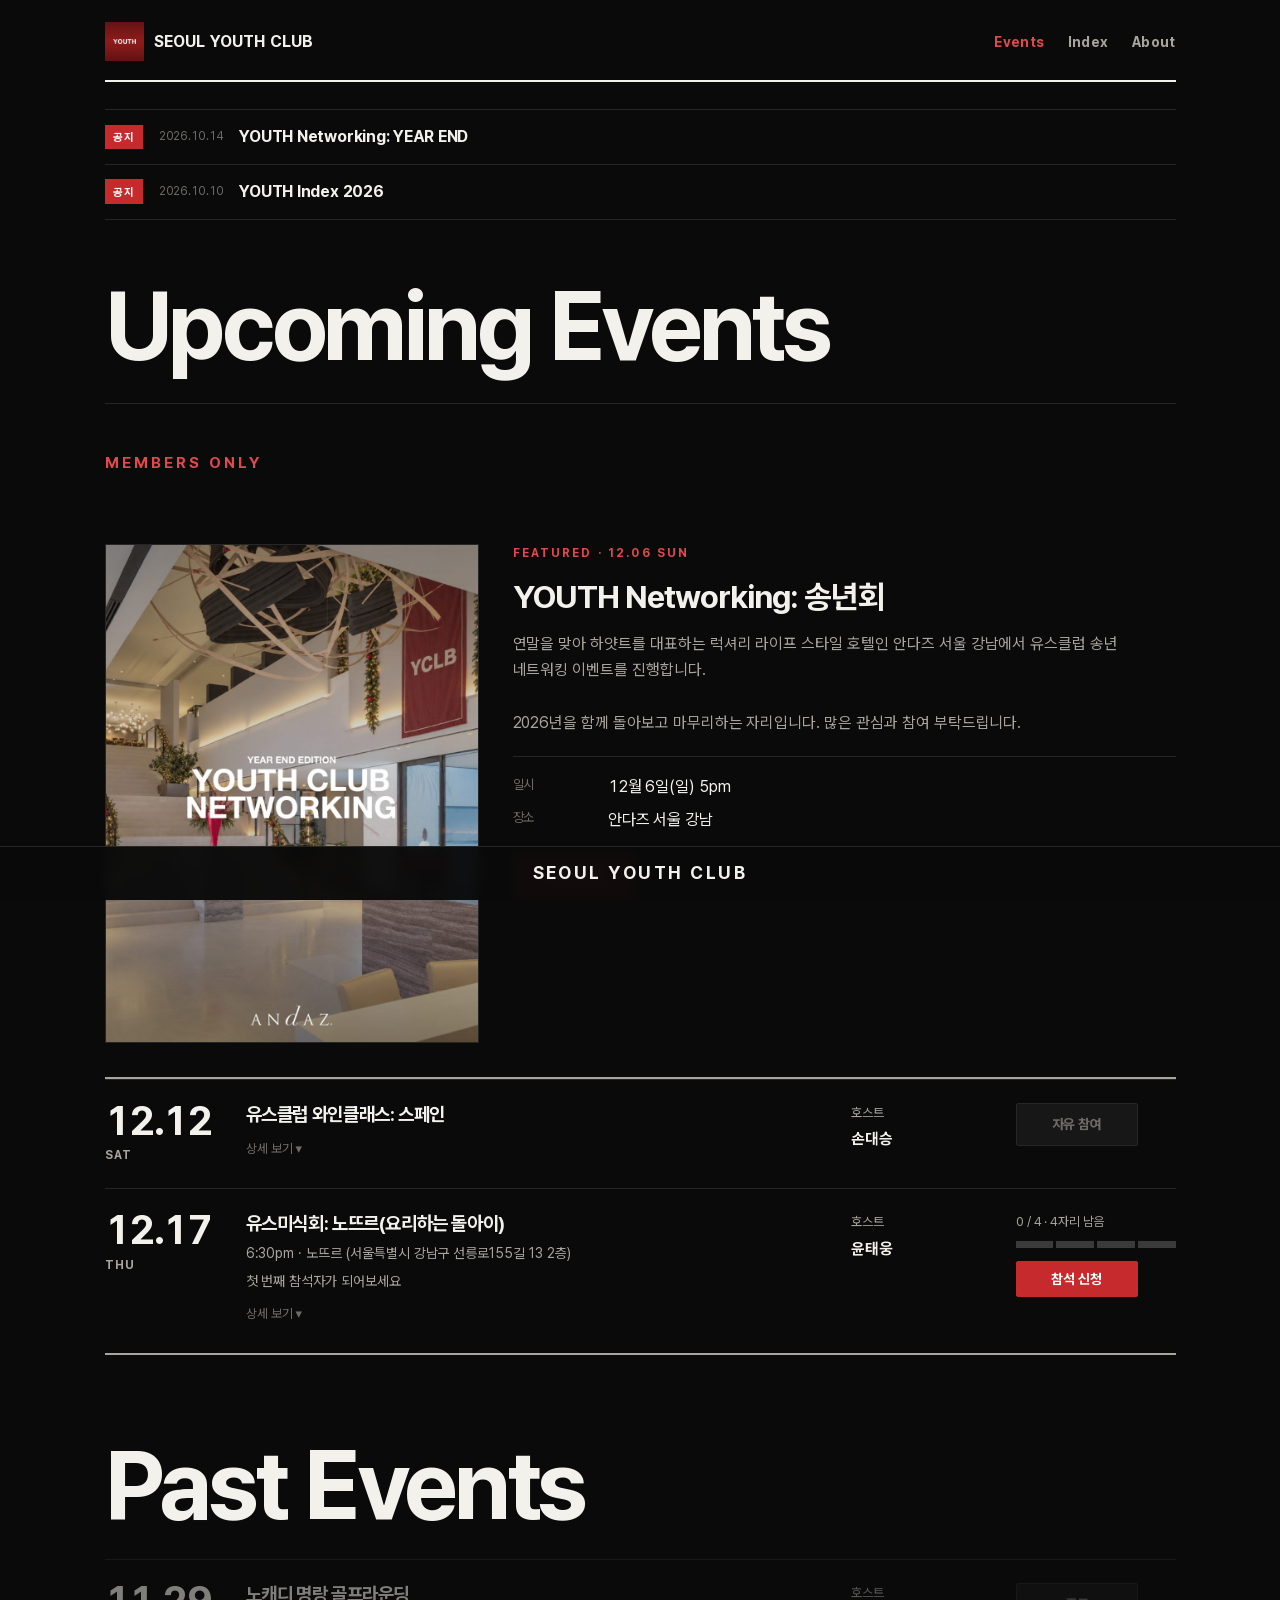
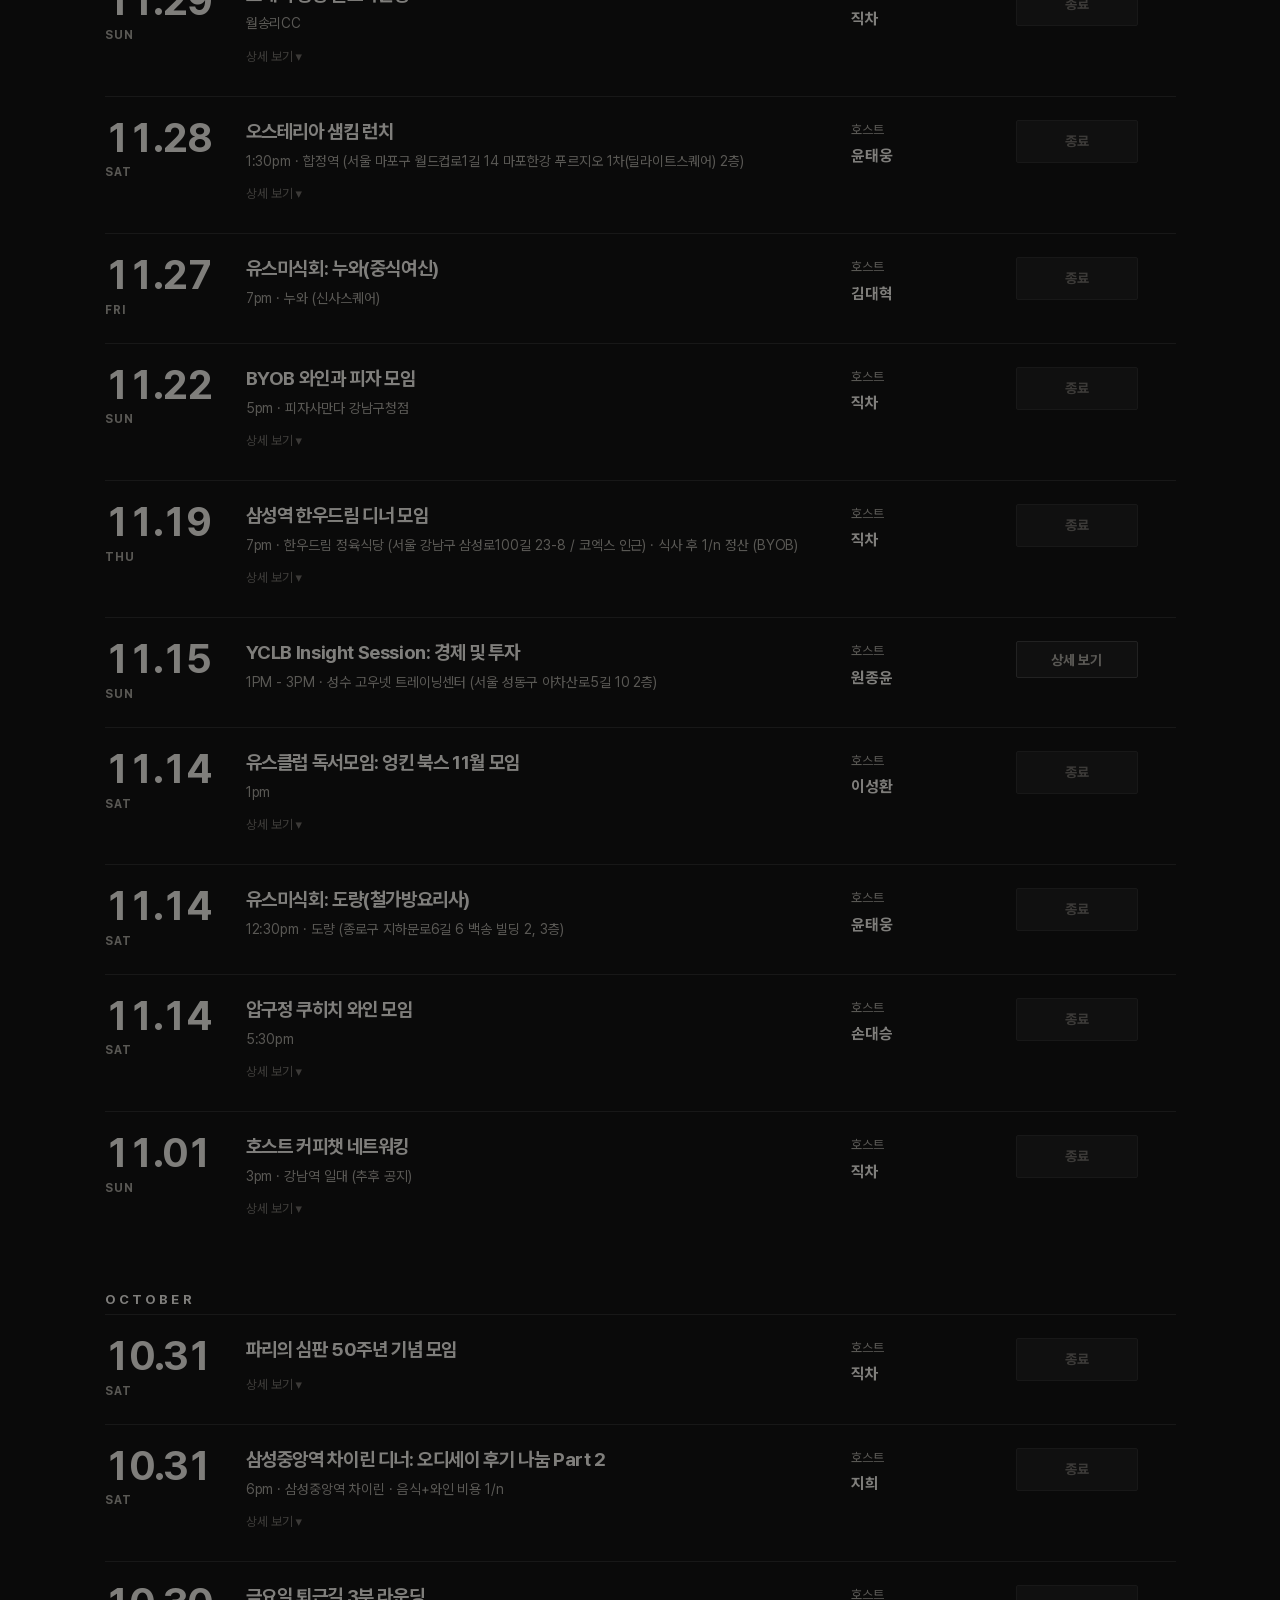
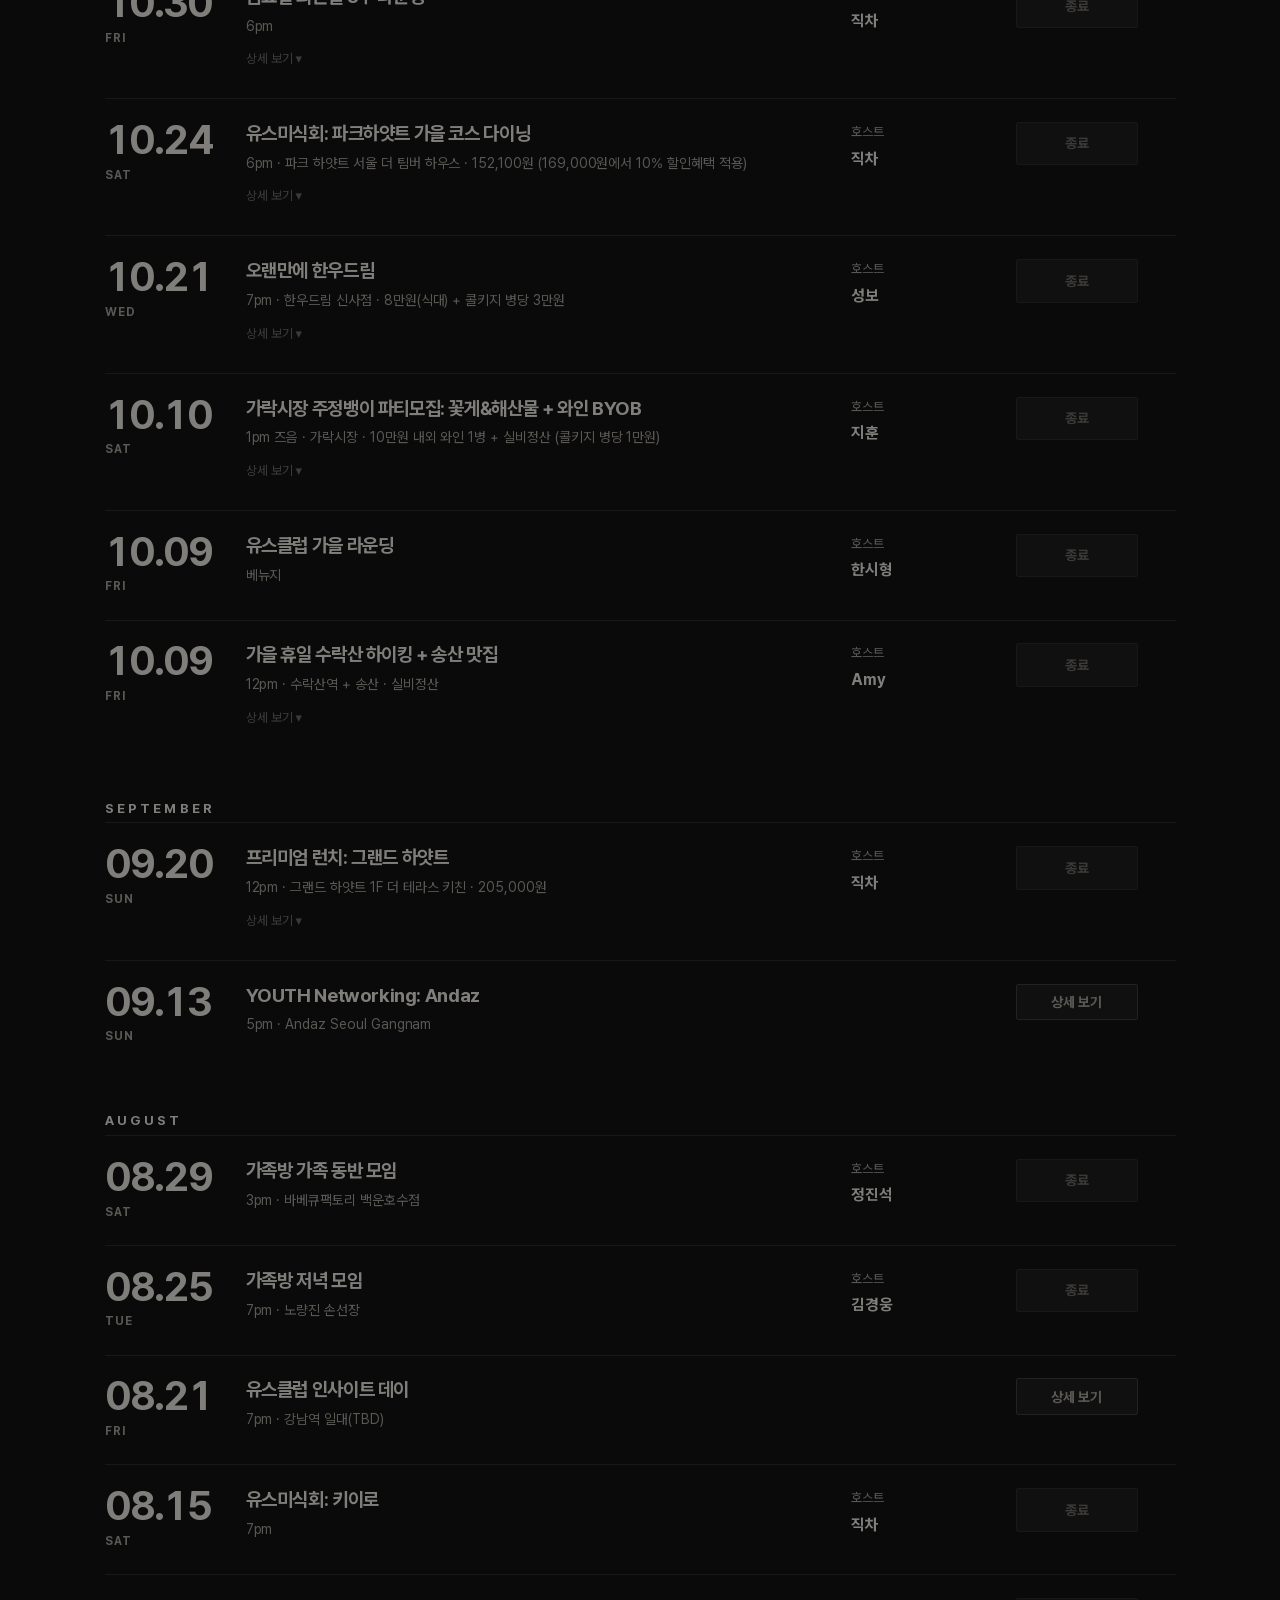
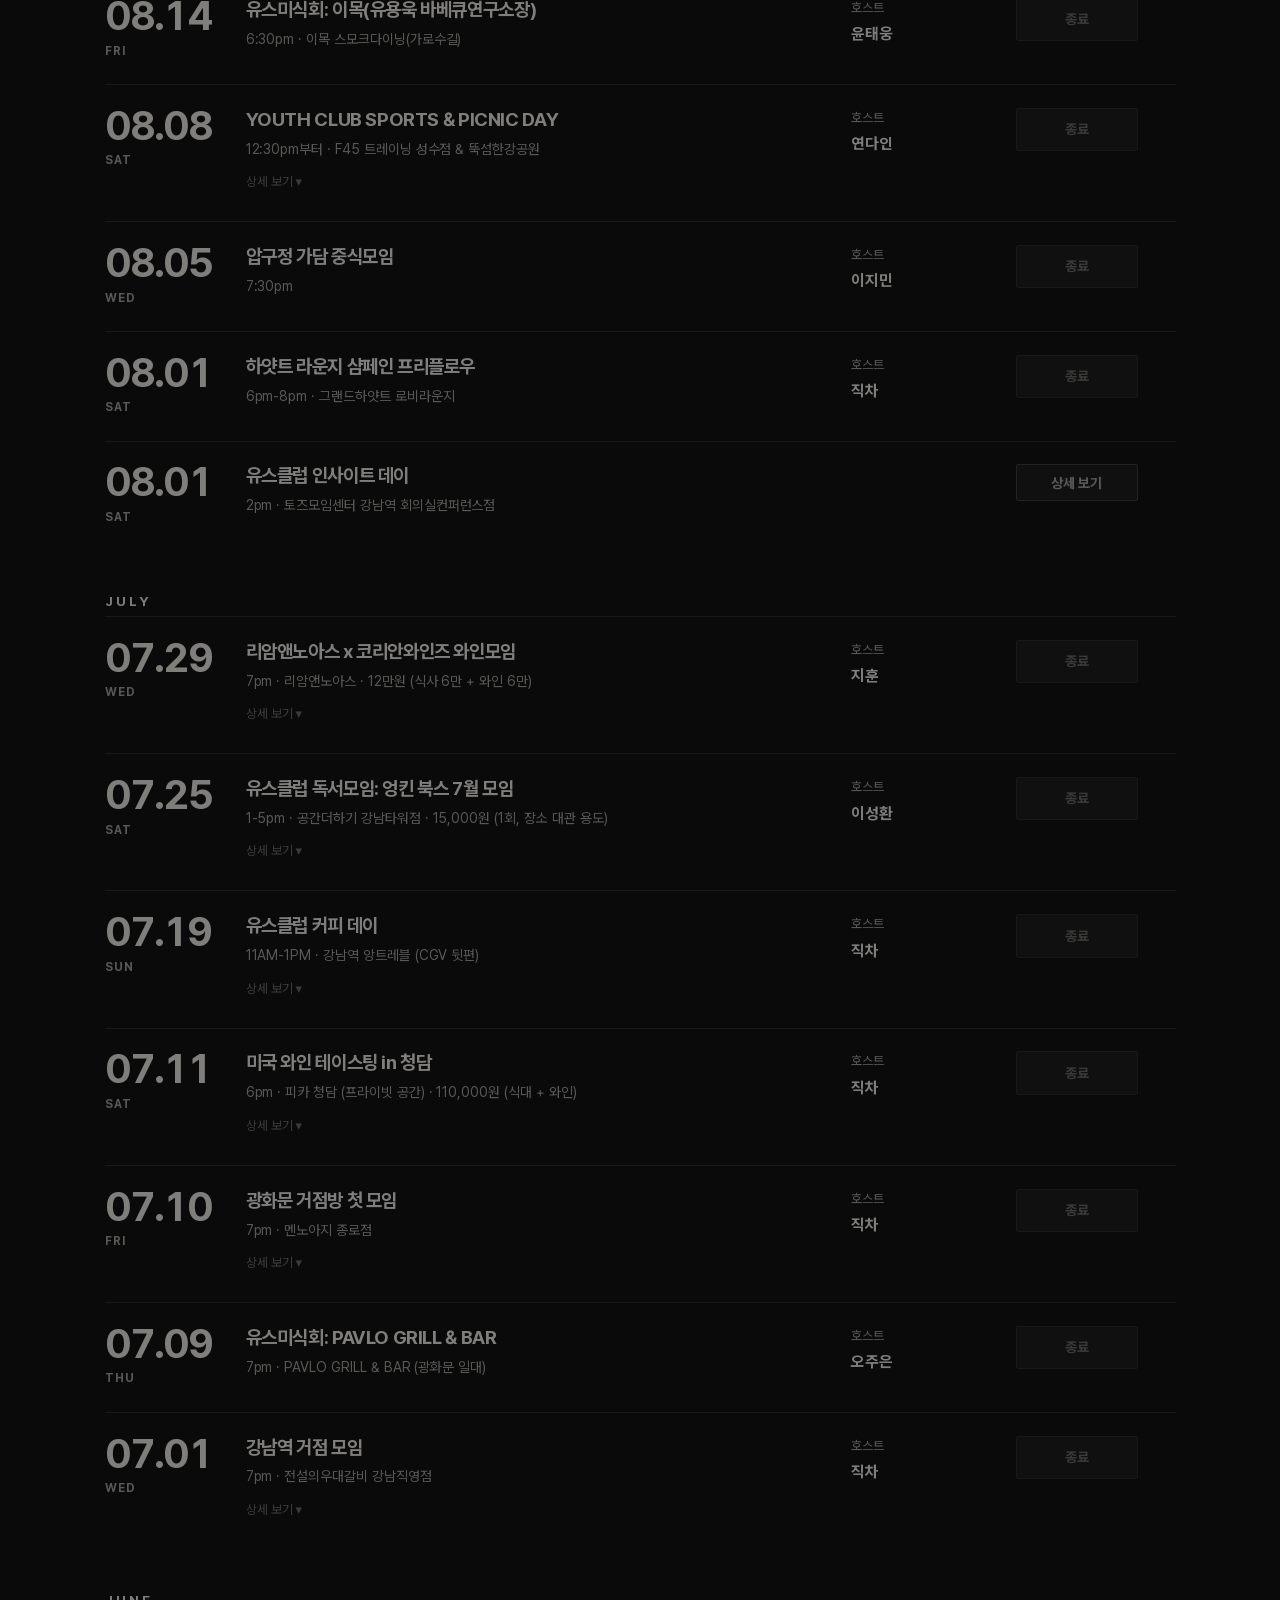
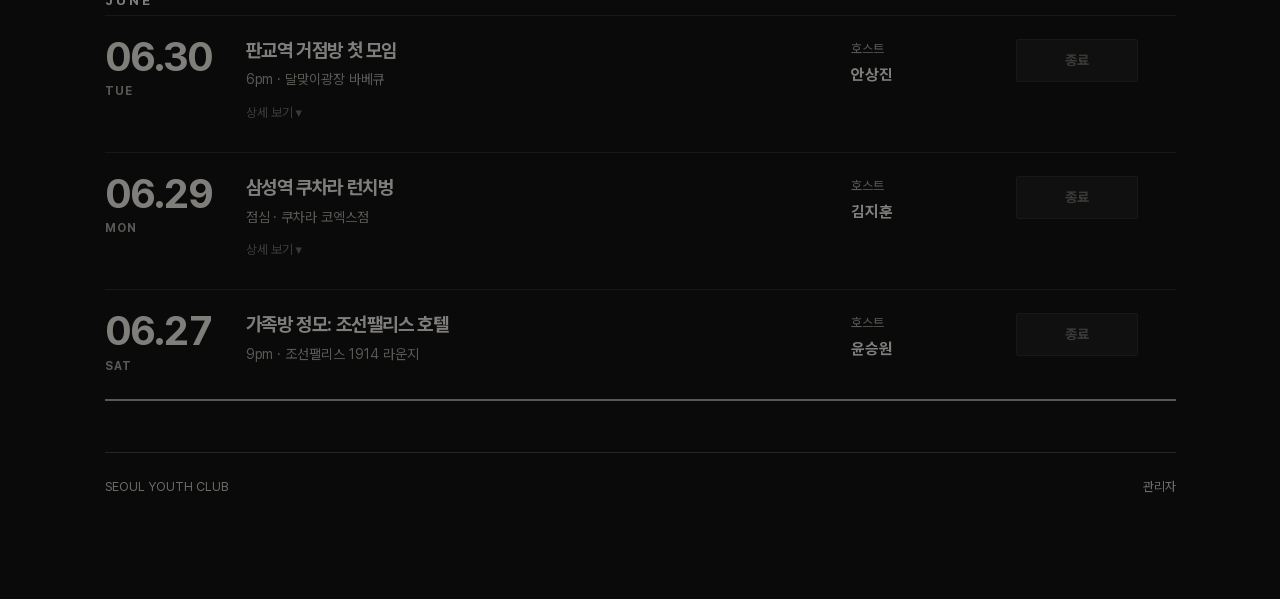
<file: index.html>
<!doctype html>
<html lang="ko">
<head>
<meta charset="utf-8" />
<meta name="viewport" content="width=device-width, initial-scale=1" />
<!-- 회원 이름이 검색에 걸리지 않게 한다. 주소를 아는 사람만 본다. -->
<meta name="robots" content="noindex, nofollow" />
<title>Upcoming Events · SEOUL YOUTH CLUB</title>
<link rel="icon" type="image/png" sizes="32x32" href="assets/icon-32.png" />
<link rel="icon" type="image/png" sizes="512x512" href="assets/icon.png" />
<link rel="apple-touch-icon" href="assets/icon-180.png" />
<link rel="stylesheet" href="assets/pretendard/pretendardvariable-dynamic-subset.css" />
<style>
  /* 한글은 나눔바른고딕(SIL OFL), 라틴·숫자는 Helvetica.
     서브셋에 라틴이 없으므로 영문은 자동으로 Helvetica가 맡는다. */


  :root {
    color-scheme: dark;
    --ink: #0A0A0A;
    --surface: #121212;
    --surface-2: #171717;
    --line: #262626;
    --line-strong: #3A3A3A;
    --text: #F3F1EC;
    --text-2: #A8A59E;
    --text-3: #6E6B66;
    /* 포인트는 크림슨 한 색. 글자·선에는 밝은 쪽, 채움에는 진한 쪽을 쓴다. */
    --accent: #E04A4C;
    --accent-dim: #7E2427;
    --accent-solid: #C62A2D;
    --sage: #8CB08F;
    --amber: #C98A45;
    --rust: #C0705E;
    --font-sans: "Barun", "Helvetica Neue", Helvetica, Arial,
      "Apple SD Gothic Neo", "Malgun Gothic", sans-serif;
    --shell: 46rem;
  }
  /* 클럽의 단일 다크 아이덴티티. 뷰어 테마 토글이 표백하지 않게 고정한다. */
  :root[data-theme="light"], :root[data-theme="dark"] { color-scheme: dark; }

  * { box-sizing: border-box; }

  body {
    margin: 0;
    background: var(--ink);
    color: var(--text);
    font-family: var(--font-sans);
    font-size: 15px;
    line-height: 1.62;
    letter-spacing: -0.003em;
    -webkit-font-smoothing: antialiased;
    overflow-x: hidden;
  }

  a { color: var(--accent); text-underline-offset: 3px; }
  a:hover { color: var(--text); }
  :focus-visible { outline: 2px solid var(--accent); outline-offset: 2px; border-radius: 2px; }

  .shell { max-width: var(--shell); margin: 0 auto; padding: 0 1.25rem 6.5rem; }

  /* ---------- masthead ---------- */

  .masthead { padding: 0 0 2rem; border-bottom: 1px solid var(--line); }
  .masthead-top {
    display: flex; align-items: baseline; justify-content: space-between;
    gap: 0.6rem 1rem; flex-wrap: wrap;
  }
  .masthead h1 {
    font-weight: 700;
    font-size: clamp(1.7rem, 6vw, 2.5rem);
    line-height: 1.02;
    letter-spacing: -0.035em;
    margin: 0;
    white-space: nowrap;
  }
  .masthead-meta {
    display: flex; flex-wrap: wrap; gap: 0.4rem 0.9rem;
    font-size: 0.74rem; letter-spacing: 0.02em; color: var(--text-3);
    font-variant-numeric: tabular-nums; margin-top: 1.1rem;
  }

  /* ---------- 공지 (Announcements) ---------- */

  .announce { padding: 3.5rem 0 2.6rem; }
  .announce-head {
    display: flex; align-items: baseline; justify-content: space-between; gap: 1rem;
    border-bottom: 1px solid var(--line); padding-bottom: 0.7rem; margin-bottom: 1.1rem;
  }
  .announce-head h2 {
    margin: 0; font-size: 0.72rem; font-weight: 700; letter-spacing: 0.22em;
    text-transform: uppercase; color: var(--accent);
  }
  .announce-head span { font-size: 0.72rem; color: var(--text-3); }

  .notice-list { display: grid; grid-template-columns: repeat(3, minmax(0, 1fr)); gap: 1rem; }
  .notice {
    border: 1px solid var(--line); border-radius: 2px; background: var(--surface);
    padding: 1.05rem 1.1rem; min-width: 0;
  }
  .notice > summary {
    list-style: none; cursor: pointer;
    display: flex; flex-wrap: wrap; align-items: baseline; gap: 0.2rem 0.7rem;
  }
  .notice > summary::-webkit-details-marker { display: none; }
  .notice-date {
    font-size: 0.7rem; color: var(--text-3); font-variant-numeric: tabular-nums; white-space: nowrap;
  }
  .notice-title {
    font-size: 0.98rem; font-weight: 700; letter-spacing: -0.015em; line-height: 1.4;
    text-wrap: balance;
  }
  .notice > summary:hover .notice-title { color: var(--accent); }
  .notice-body {
    margin-top: 0.8rem; padding-top: 0.8rem; border-top: 1px dashed var(--line-strong);
    font-size: 0.84rem; color: var(--text-2); white-space: pre-line; overflow-wrap: anywhere;
  }
  .notice-body .apply { margin-top: 0.7rem; }

  /* 하단 고정 띠. 로고 위아래에 여백을 두고, 띠 전체가 화면 아래에 고정된다.
     바탕이 불투명해서 스크롤된 글이 로고 옆으로 비치지 않는다. */
  .dock {
    position: fixed; left: 0; right: 0; bottom: 0;
    z-index: 40; pointer-events: none;
    display: flex; justify-content: center; align-items: center;
    padding: 0.7rem 0;
    background: rgba(10, 10, 10, 0.96);
    border-top: 1px solid var(--line);
    backdrop-filter: blur(6px); -webkit-backdrop-filter: blur(6px);
  }

  .section-label {
    font-size: 0.66rem; font-weight: 700; letter-spacing: 0.22em;
    text-transform: uppercase; color: var(--text-3); margin: 2.5rem 0 0.25rem;
  }

  /* ---------- 카드 ---------- */

  .list { display: flex; flex-direction: column; }

  .badge {
    font-size: 0.7rem; padding: 0.12rem 0.45rem;
    border: 1px solid currentColor; border-radius: 2px;
    white-space: nowrap; align-self: center;
  }
  .badge[data-state="open"] { color: var(--sage); }
  .badge[data-state="waitlist"] { color: var(--amber); }
  .badge[data-state="closed"] { color: var(--text-3); }

  .fields { margin: 0; display: grid; grid-template-columns: 3.6rem minmax(0, 1fr); gap: 0.3rem 0.9rem; }
  .fields dt { font-size: 0.78rem; color: var(--text-3); }
  .fields dd { margin: 0; font-size: 0.9rem; color: var(--text-2); min-width: 0; overflow-wrap: anywhere; }
  .fields dd.is-strong { color: var(--text); }
  .fields dd .sub { display: block; color: var(--text-3); font-size: 0.82rem; }
  .fields dd .num { font-variant-numeric: tabular-nums; }
  .note-text { white-space: pre-line; }

  /* ---------- 참석 ---------- */

  .attend { display: flex; flex-direction: column; gap: 0.45rem; }
  .attend-names { font-size: 0.9rem; overflow-wrap: anywhere; }
  .attend-names .n { color: var(--text-3); font-size: 0.72rem; font-variant-numeric: tabular-nums; }
  .attend-empty { color: var(--text-3); font-size: 0.88rem; }
  .attend-wait { font-size: 0.85rem; color: var(--amber); overflow-wrap: anywhere; }

  /* YCLB Index 인증 딱지. 이름 바로 뒤에 붙는 작은 톱니 원. */
  .vbadge {
    display: inline-block; width: 0.95em; height: 0.95em;
    margin-left: 0.18em; vertical-align: -0.12em;
  }
  .vbadge svg { display: block; width: 100%; height: 100%; }
  .vbadge .seal { fill: var(--accent); }
  .vbadge .tick { fill: none; stroke: var(--ink); stroke-width: 2.6; stroke-linecap: round; stroke-linejoin: round; }
  .legend { display: inline-flex; align-items: center; gap: 0.25rem; }

  .seats { display: flex; align-items: center; gap: 0.5rem; }
  .seat-ticks { display: flex; gap: 3px; }
  .seat-ticks i { display: block; width: 13px; height: 2px; background: var(--line-strong); border-radius: 1px; }
  .seat-ticks i.filled { background: var(--accent); }
  .seat-count { font-size: 0.74rem; color: var(--text-3); font-variant-numeric: tabular-nums; }

  .links { display: flex; flex-wrap: wrap; gap: 0.25rem 1rem; font-size: 0.82rem; }

  /* ---------- 대형 이벤트: 참석 소속 ---------- */

  /* 개인 명단 대신 소속을 보인다. 한 줄로 흘러 붙지 않게 각각을 상자에 담는다. */
  .orgs { display: flex; flex-direction: column; gap: 0.55rem; }
  .orgs-lead {
    font-size: 0.82rem; color: var(--text-3);
    letter-spacing: 0.01em;
  }
  .orgs-list { display: flex; flex-wrap: wrap; gap: 0.35rem; }
  .org {
    display: inline-block;
    border: 1px solid var(--line-strong);
    border-radius: 2px;
    padding: 0.2rem 0.55rem;
    font-size: 0.82rem;
    color: var(--text);
    white-space: nowrap;
  }

  /* ---------- 신청 폼 ---------- */

  .signup {
    border-top: 1px dashed var(--line-strong);
    padding-top: 0.85rem;
    display: flex; flex-direction: column; gap: 0.5rem;
  }
  .signup-row { display: flex; flex-wrap: wrap; gap: 0.4rem; }
  .signup input {
    background: var(--surface); border: 1px solid var(--line-strong);
    border-radius: 2px; color: var(--text);
    font-family: inherit; font-size: 0.85rem; padding: 0.45rem 0.6rem;
    min-width: 0;
  }
  .signup input:focus { border-color: var(--accent-dim); outline: none; }
  .signup input::placeholder { color: var(--text-3); opacity: 0.7; }
  .signup input.name { flex: 1 1 7rem; }
  .signup input.phone { flex: 1 1 8.5rem; }
  .signup input.kakao { flex: 1 1 9rem; }
  .signup .hint { font-size: 0.72rem; color: var(--text-3); }
  .signup .err { font-size: 0.75rem; color: var(--rust); }
  .signup .ok { font-size: 0.78rem; color: var(--sage); }

  .btn {
    appearance: none; background: transparent;
    border: 1px solid var(--line-strong); color: var(--text-2);
    font-family: inherit; font-size: 0.8rem;
    padding: 0.45rem 0.9rem; border-radius: 2px; cursor: pointer;
    white-space: nowrap;
    transition: border-color 0.15s, color 0.15s, background-color 0.15s;
  }
  .btn:hover { border-color: var(--accent-dim); color: var(--text); }
  .btn:disabled { opacity: 0.45; cursor: default; }
  .btn:disabled:hover { border-color: var(--line-strong); color: var(--text-2); }
  .btn-primary { background: var(--accent-solid); border-color: var(--accent-solid); color: #fff; font-weight: 700; }
  .btn-primary:hover:not(:disabled) { background: var(--accent); border-color: var(--accent); color: #fff; }

  .apply {
    display: inline-flex; align-items: center; gap: 0.45rem;
    font-size: 0.82rem; text-decoration: none; color: var(--accent);
    border: 1px solid var(--accent-dim); border-radius: 2px;
    padding: 0.42rem 0.8rem; align-self: flex-start;
  }
  .apply:hover { background: rgba(198, 42, 45, 0.14); color: var(--accent); }
  .apply::after { content: "\2192"; }

  /* ---------- 상세 ---------- */
  .detail-grid[data-noimage="true"] { grid-template-columns: 1fr; }
  .detail-figure img {
    display: block; width: 100%; aspect-ratio: 3 / 4;
    object-fit: contain; border-radius: 2px;
  }
  .detail-close:hover { color: var(--text); border-color: var(--accent-dim); }

  /* ---------- past / footer ---------- */

  .past > .section-label { margin-top: 0; }

  .empty { padding: 3rem 0; color: var(--text-3); }

  /* 푸터: 로고를 맨 아래 가운데에 둔다. */
  .foot a { color: var(--text-3); text-decoration: none; }
  .foot a:hover { color: var(--text-2); }
  .spacer { flex: 1 1 auto; }

  .toast {
    position: fixed; left: 50%; bottom: 4.4rem; transform: translate(-50%, 1.5rem);
    background: var(--surface-2); border: 1px solid var(--line-strong); border-radius: 2px;
    color: var(--text); font-size: 0.82rem; padding: 0.6rem 1rem;
    max-width: calc(100vw - 2rem); opacity: 0; pointer-events: none;
    transition: opacity 0.18s ease, transform 0.18s ease; z-index: 50;
  }
  .toast.show { opacity: 1; transform: translate(-50%, 0); }

  [hidden] { display: none !important; }

  @media (prefers-reduced-motion: reduce) {
    * { transition-duration: 0.01ms !important; animation-duration: 0.01ms !important; }
  }

  /* ================= PC (48rem 이상) =================
     넓은 화면을 쓴다: 공지는 3열, 포스터는 크게, 제목은 한 단계 크게. */
  @media (min-width: 48rem) {
    .shell { max-width: 68rem; padding: 0 2.5rem 6rem; }
    .announce { padding-top: 4rem; }
    .masthead h1 { font-size: clamp(2.2rem, 3.4vw, 2.8rem); }
    /* 하단 로고: 한 단계 키움 */
      .masthead-meta { margin-top: 1.4rem; }
    .section-label { margin-top: 2.8rem; }

    .event { grid-template-columns: 5.5rem minmax(0, 1fr); gap: 2.2rem; padding: 2.4rem 0; }
    .rail-day { font-size: 2.6rem; }
    .event-title { font-size: 1.25rem; }
    .thumb { width: 10rem; }
    .fields { grid-template-columns: 4.4rem minmax(0, 1fr); gap: 0.4rem 1.2rem; }
    .fields dd { font-size: 0.95rem; }
  }

  /* ================= 모바일 (48rem 미만) =================
     한 줄 흐름. 공지는 세로로 쌓고, 상세창은 화면을 가득 채운다. */
  @media (max-width: 47.99rem) {
    .shell { padding: 0 1.15rem 5.5rem; }
    .dock { padding: 0.55rem 0; }
    .announce { padding-top: 2.6rem; }
    .announce-head { margin-bottom: 0.9rem; }
    .notice-list { grid-template-columns: 1fr; gap: 0.7rem; }
    .notice { padding: 0.85rem 0.95rem; }
    .notice-title { font-size: 0.92rem; }
    .detail-figure img { max-width: 15rem; margin: 0 auto; }
  }

  @media (max-width: 34rem) {
    .event { grid-template-columns: 3.4rem 1fr; gap: 1rem; }
    .rail { padding-right: 0.7rem; }
    .rail-day { font-size: 1.7rem; }
    .fields { grid-template-columns: 3.2rem minmax(0, 1fr); }
    .thumb { width: 4.5rem; }
    .event-main { gap: 0.75rem; }
  }

  /* 상단 메뉴 */
  .topbar {
    display: flex; align-items: center; justify-content: space-between;
    gap: 1rem; padding: 1.3rem 0 1.1rem; border-bottom: 1px solid var(--line);
  }
  .topbar-brand img { display: block; height: 1rem; width: auto; opacity: 0.95; }
  .topbar-nav { display: flex; gap: 1.4rem; list-style: none; margin: 0; padding: 0; }
  .topbar-nav a {
    font-size: 0.82rem; font-weight: 700; letter-spacing: 0.02em;
    color: var(--text-2); text-decoration: none;
  }
  .topbar-nav a:hover { color: var(--text); }
  .topbar-nav a.on { color: var(--accent); }
  /* 예정 목록 위 라벨. 예전 숫자 자리에 있던 'Members Only' 를 그대로 옮긴 것. */
  .section-members {
    font-size: 0.78rem; font-weight: 700; letter-spacing: 0.2em;
    color: var(--accent); margin: 2.5rem 0 0.25rem;
  }
  @media (min-width: 48rem) { .section-members { font-size: 0.9rem; margin-top: 2.8rem; } }
  /* ================= A-2 목록 행 ================= */
  .announce { padding: 2.8rem 0 2.2rem; }
  .notice-list { display: block; }
  .notice {
    border: 0; border-top: 1px solid var(--line); border-radius: 0;
    background: none; padding: 0;
  }
  .notice:last-child { border-bottom: 1px solid var(--line); }
  .notice > summary { align-items: center; padding: 0.85rem 0; gap: 0.3rem 0.9rem; }
  .notice-tag {
    font-size: 0.66rem; font-weight: 700; letter-spacing: 0.08em;
    background: var(--accent-solid); color: #fff; padding: 0.2rem 0.5rem;
  }
  .notice-title { font-size: 0.95rem; }
  .notice-body { margin-left: 0; }

  .filters { display: flex; flex-wrap: wrap; gap: 0.4rem; padding: 1.1rem 0 0.2rem; }
  .filters[hidden] { display: none; }
  .filters button {
    appearance: none; cursor: pointer; font-family: inherit;
    font-size: 0.78rem; font-weight: 700; color: var(--text);
    background: none; border: 1px solid var(--text); border-radius: 99px;
    padding: 0.32rem 0.85rem;
  }
  .filters button[aria-pressed="true"] { background: var(--text); color: var(--ink); }
  .filters button:focus-visible { outline: 2px solid var(--accent); outline-offset: 2px; }

  .row { border-top: 1px solid var(--line); padding: 1.35rem 0; }
  .list > .row:last-child { border-bottom: 1px solid var(--line); }
  .row.is-past { opacity: 0.5; }
  .row-main {
    display: grid; grid-template-columns: 7.2rem minmax(0, 1fr) 8.6rem 9.4rem;
    gap: 1.1rem; align-items: start;
  }
  .rd-n {
    font-size: 2.5rem; font-weight: 700; line-height: 0.92;
    letter-spacing: -0.045em; font-variant-numeric: tabular-nums;
  }
  .rd-w { margin-top: 0.4rem; font-size: 0.7rem; font-weight: 700; letter-spacing: 0.12em; color: var(--text-2); }
  .rd-w.today { color: var(--accent); }

  .row-title h3 { margin: 0; font-size: 1.12rem; line-height: 1.3; font-weight: 700; letter-spacing: -0.02em; }
  .row-name {
    appearance: none; background: none; border: 0; padding: 0; margin: 0;
    font: inherit; color: inherit; text-align: left; cursor: pointer;
  }
  .row-name:hover { color: var(--accent); }
  .row-name:focus-visible { outline: 2px solid var(--accent); outline-offset: 3px; }
  .row-meta { margin-top: 0.3rem; font-size: 0.82rem; color: var(--text-2); }
  .row-names {
    margin-top: 0.6rem; display: flex; flex-wrap: wrap; gap: 0.2rem 0.75rem;
    font-size: 0.84rem; color: var(--text);
  }
  .row-names .who { display: inline-flex; align-items: center; gap: 0.15rem; }

  .row-host { font-size: 0.76rem; color: var(--text-2); }
  .row-host b { display: block; margin-top: 0.15rem; font-size: 0.92rem; font-weight: 700; color: var(--text); }

  .row-seat { display: flex; flex-direction: column; align-items: flex-start; gap: 0.35rem; }
  .row-seat > small { font-size: 0.75rem; color: var(--text-2); font-variant-numeric: tabular-nums; }
  .seat-bar { display: flex; gap: 3px; width: 100%; margin: 0.1rem 0 0.4rem; }
  .seat-bar i { flex: 1; height: 0.42rem; background: var(--line-strong); }
  .seat-bar i.f { background: var(--text); }

  .row-btn {
    appearance: none; cursor: pointer; font-family: inherit;
    display: inline-block; text-align: center; white-space: nowrap;
    background: var(--accent-solid); border: 1px solid var(--accent-solid); border-radius: 2px;
    color: #fff; font-size: 0.82rem; font-weight: 700; padding: 0.55rem 1rem; min-width: 7.2rem;
  }
  .row-btn:hover { background: var(--accent); border-color: var(--accent); }
  .row-btn:focus-visible { outline: 2px solid var(--accent); outline-offset: 2px; }
  .row-btn.off { background: var(--surface-2); border-color: var(--line); color: var(--text-3); cursor: default; }

  .row-panel { margin-top: 1.1rem; padding-top: 1rem; border-top: 1px dashed var(--line-strong); }
  .row-panel[hidden] { display: none; }

  .past > .section-label { margin-top: 0; }

  /* 휴대폰(390px 근처): 날짜·제목·자리를 세로로 쌓고, 호스트는 숨긴다. */
  @media (max-width: 47.99rem) {
    .row-main { grid-template-columns: 4rem minmax(0, 1fr); gap: 0.2rem 0.9rem; }
    .rd-n { font-size: 2rem; }
    .rd-m { display: none; }
    .rd-w { font-size: 0.6rem; letter-spacing: 0.06em; }
    .row-host { display: none; }
    .row-seat { grid-column: 2; flex-direction: row; align-items: center; flex-wrap: wrap; gap: 0.5rem 0.9rem; }
    .row-seat > small { order: 0; }
    .seat-bar { order: 1; width: auto; flex: 1 1 6rem; margin: 0; }
    .row-seat .row-btn { order: 2; margin-left: auto; min-width: 6.4rem; }
    .row-title h3 { font-size: 1.02rem; }
    .announce { padding-top: 2.4rem; }
  }

  /* ================= A-2 시안 맞춤 ================= */
  .topbar-brand { display: flex; align-items: center; gap: 0.6rem; text-decoration: none; color: var(--text); }
  .topbar-brand .sq {
    display: grid; place-items: center; width: 2.3rem; height: 2.3rem;
    background: var(--accent-solid); color: #fff;
    font-size: 0.6rem; font-weight: 700; letter-spacing: 0.04em;
  }
  .topbar-brand .bn { font-size: 0.95rem; font-weight: 700; letter-spacing: 0.01em; white-space: nowrap; }
  @media (max-width: 47.99rem) { .topbar-brand .bn { font-size: 0.78rem; } .topbar-brand .sq { width: 2.4rem; height: 2.4rem; font-size: 0.56rem; } .topbar-brand { gap: 0.45rem; } }

  .announce { padding: 1.6rem 0 1.2rem; }
  .topbar { border-bottom: 2px solid var(--text); }

  .masthead { padding: 2.4rem 0 1.8rem; }
  @media (max-width: 47.99rem) { .masthead { padding-top: 1.6rem; } }
  .masthead h1 {
    font-size: clamp(2.1rem, 8.6vw, 6rem);
    line-height: 0.95; letter-spacing: -0.045em;
  }
  .masthead-meta {
    display: flex; flex-wrap: wrap; justify-content: space-between; gap: 0.4rem 1rem;
    margin-top: 1.1rem; font-size: 0.8rem; color: var(--text-3);
  }
  @media (min-width: 48rem) {
    .masthead h1 { font-size: clamp(3.4rem, 7.6vw, 6rem); }
    .masthead-meta { margin-top: 1.3rem; }
  }

  .list > .row:last-child { border-bottom: 2px solid var(--text-2); }
  .row[data-state="closed"]:not(.is-past) { opacity: 0.5; }

  .dock-word { font-size: 0.9rem; font-weight: 700; letter-spacing: 0.14em; color: var(--text); white-space: nowrap; }
  @media (min-width: 48rem) { .dock-word { font-size: 1.05rem; } }
  @media (max-width: 47.99rem) { .dock-word { font-size: 0.78rem; } }

  .row-more {
    appearance: none; background: none; border: 0; padding: 0.3rem 0; margin-top: 0.4rem;
    font: inherit; font-size: 0.76rem; color: var(--text-3); cursor: pointer;
  }
  .row-more::after { content: " \25BE"; }
  .row-more[aria-expanded="true"]::after { content: " \25B4"; }
  .row-more:hover { color: var(--accent); }
  .row-more:focus-visible { outline: 2px solid var(--accent); outline-offset: 2px; }

  .row-extra {
    display: grid; grid-template-columns: 11rem minmax(0, 1fr); gap: 1.2rem;
    margin-top: 1.1rem; padding-top: 1.1rem; border-top: 1px dashed var(--line-strong);
  }
  .row-extra[hidden] { display: none; }
  .row-extra.no-poster { grid-template-columns: minmax(0, 1fr); }
  .row-poster { width: 100%; aspect-ratio: 3 / 4; object-fit: cover; border: 1px solid var(--line); display: block; }
  .row-extra-text { min-width: 0; display: flex; flex-direction: column; gap: 0.9rem; }
  .row-extra .event-desc { margin: 0; }
  @media (max-width: 47.99rem) {
    .row-extra { grid-template-columns: 7.5rem minmax(0, 1fr); gap: 0.9rem; }
  }

  .month-div {
    display: flex; align-items: center; gap: 0.9rem;
    margin: 2.4rem 0 0.2rem; font-size: 0.78rem; font-weight: 700;
    letter-spacing: 0.24em; color: var(--accent);
  }
  .month-div.is-past { color: var(--text); opacity: 0.5; }

  .featured { margin-top: 2.2rem; }
  .featured .section-label { margin-top: 0.6rem; }
  .featured[hidden] { display: none; }
  .cover {
    display: grid; grid-template-columns: minmax(0, 22rem) minmax(0, 1fr); gap: 2rem;
    padding: 1.8rem 0 2rem; border-bottom: 2px solid var(--text-2);
  }
  .cover.no-image { grid-template-columns: minmax(0, 1fr); }
  .cover-poster { width: 100%; aspect-ratio: 3 / 4; object-fit: cover; border: 1px solid var(--line); display: block; }
  .cover-body { min-width: 0; display: flex; flex-direction: column; gap: 0.9rem; }
  .cover-k { font-size: 0.7rem; font-weight: 700; letter-spacing: 0.18em; color: var(--accent); }
  .cover-title { margin: 0; font-size: 2rem; line-height: 1.15; letter-spacing: -0.03em; font-weight: 700; text-wrap: balance; }
  .cover-body .fields { margin-top: 0.2rem; padding-top: 1rem; border-top: 1px solid var(--line); }
  .cover-body .event-desc { margin: 0; }
  .cover-body .row-btn { align-self: flex-start; margin-top: 0.3rem; text-decoration: none; }
  @media (max-width: 47.99rem) {
    .cover { grid-template-columns: minmax(0, 1fr); gap: 1.2rem; padding: 1.4rem 0 1.6rem; }
    .cover-poster { aspect-ratio: 4 / 5; }
    .cover-title { font-size: 1.5rem; }
  }

  .past { margin-top: 5rem; }
  .past .row-btn:not(.off) { background: var(--surface-2); border-color: var(--line-strong); color: var(--text-2); }
  .past .row-btn:not(.off):hover { background: var(--surface-2); border-color: var(--text-3); color: var(--text); }
  .past-title {
    margin: 0 0 1.6rem; font-weight: 700; letter-spacing: -0.045em; line-height: 0.95;
    font-size: clamp(2.1rem, 8.6vw, 6rem);
  }
  @media (min-width: 48rem) { .past-title { font-size: clamp(3.4rem, 7.6vw, 6rem); } }

  .event-desc { margin: 0 0 1rem; font-size: 0.92rem; line-height: 1.7; color: var(--text-2); white-space: pre-line; }
  .verify-note { margin: 1.2rem 0 0; font-size: 0.78rem; color: var(--text-2); }

  .foot { margin-top: 3rem; padding-top: 1.4rem; border-top: 1px solid var(--line); display: flex; justify-content: space-between; align-items: center; gap: 1rem; font-size: 0.75rem; color: var(--text-3); }
</style>
<link rel="stylesheet" href="assets/site.css" />
</head>
<body>

<div class="shell">
  <nav class="topbar" aria-label="메인 메뉴">
    <a class="topbar-brand" href="./"><img class="sq" src="assets/youth-mark.jpg" width="192" height="192" alt=""><span class="bn">SEOUL YOUTH CLUB</span></a>
    <ul class="topbar-nav">
      <li><a href="./" class="on" aria-current="page">Events</a></li>
      <li><a href="yclb-index">Index</a></li>
      <li><a href="about">About</a></li>
    </ul>
  </nav>

  <section class="announce" id="announce" hidden>
    <div class="notice-list" id="noticeList"></div>
  </section>

  <header class="masthead">
    <div class="masthead-top">
      <h1>Upcoming Events</h1>
    </div>
  </header>

  <main>
    <p class="section-label section-members">Members Only</p>
    <section class="featured" id="featured" aria-label="대형 모임" hidden></section>
    <div class="filters" id="filters" role="group" aria-label="모임 종류" hidden></div>
    <div class="list" id="upcomingList"></div>

    <section class="past" id="pastWrap" hidden>
      <h2 class="past-title">Past Events</h2>
      <div class="list" id="pastList"></div>
    </section>

    <p class="verify-note"><span id="statVerified" class="legend" hidden></span></p>
  </main>

  <footer class="foot">
    <span>SEOUL YOUTH CLUB</span>
    <a href="admin">관리자</a>
  </footer>
</div>


<div class="dock" aria-hidden="true"><span class="dock-word">SEOUL YOUTH CLUB</span></div>

<div class="toast" id="toast" role="status" aria-live="polite"></div>

<script>
(function () {
  "use strict";

  /* ------------------------------------------------------------------ *
   * 이 페이지는 읽기 전용이다. 방문자가 할 수 있는 일은 참석 신청뿐이고,
   * 이벤트 내용을 바꾸는 화면은 admin.html 에만 있다.
   *
   * 신청 접수는 서버가 필요하다. SIGNUP_ENDPOINT 가 비어 있으면 신청 폼
   * 대신 기존 방식(구글폼 버튼 / 안내 문구)으로 떨어진다 — 폼만 덩그러니
   * 놓고 눌러도 아무 일 없는 상태를 만들지 않기 위해서다.
   * ------------------------------------------------------------------ */

  /* 접수 주소는 data/config.json 에서 온다 — 주소가 바뀌어도 이 파일은 안 건드린다. */
  var SIGNUP_ENDPOINT = "";

  function loadConfig() {
    return fetch("data/config.json?t=" + Date.now())
      .then(function (r) { return r.ok ? r.json() : null; })
      .then(function (c) {
        if (c && typeof c.signupEndpoint === "string") SIGNUP_ENDPOINT = c.signupEndpoint.trim();
      })
      .catch(function () { /* 없으면 신청 폼 없이 그냥 보이기만 한다. */ });
  }

  var MONTHS = ["JAN","FEB","MAR","APR","MAY","JUN","JUL","AUG","SEP","OCT","NOV","DEC"];
  var DOW = ["일","월","화","수","목","금","토"];
  var STATUS_LABEL = { open: "모집중", closed: "마감", waitlist: "대기 모집중" };
  var STATUS_WEIGHT = { open: 0, waitlist: 1, closed: 2 };

  var state = { events: [], notices: [], updated: "", signups: {} };

  /* ---------------- 날짜 ---------------- */

  function pad(n) { return n < 10 ? "0" + n : String(n); }
  function toISO(d) { return d.getFullYear() + "-" + pad(d.getMonth() + 1) + "-" + pad(d.getDate()); }
  function parseDate(iso) {
    var p = String(iso || "").split("-");
    return new Date(Number(p[0]), Number(p[1]) - 1, Number(p[2]));
  }
  function todayStart() {
    var n = new Date();
    return new Date(n.getFullYear(), n.getMonth(), n.getDate());
  }
  function daysUntil(iso) { return Math.round((parseDate(iso) - todayStart()) / 86400000); }
  function dateLabel(iso) {
    var d = parseDate(iso);
    return (d.getMonth() + 1) + "월 " + d.getDate() + "일(" + DOW[d.getDay()] + ")";
  }

  /* ---------------- 파생 ---------------- */

  /* 확정 참석자와 대기자를 나눈다. 정원이 없으면 전원 확정이다.
     명단은 두 곳에서 온다 — 관리자가 카톡을 보고 적어둔 events.json 쪽이 먼저
     신청한 사람들이고, 그 뒤에 웹으로 신청한 순서가 붙는다. */
  function norm(a) { return typeof a === "string" ? { name: a } : a; }

  /* 소모임은 참석자 이름을, 대형 이벤트는 소속만 보인다. */
  function isBigEvent(ev) { return ev.kind === "event"; }
  /* 정원·참석자가 없는 소모임. 일정만 안내하고 신청·명단은 없다. */
  function isOpenMeet(ev) { return ev.kind === "open"; }

  /* 알파벳순, 중복 제거. 표기는 입력한 그대로 둔다. */
  function orgList(ev) {
    var seen = {}, out = [];
    (ev.orgs || []).forEach(function (o) {
      var name = String(o || "").trim();
      if (!name) return;
      var k = name.toLowerCase();
      if (seen[k]) return;
      seen[k] = 1; out.push(name);
    });
    return out.sort(function (a, b) {
      return a.toLowerCase().localeCompare(b.toLowerCase(), "en");
    });
  }

  /* 카톡에서 받아 적은 명단 뒤에 웹 신청 명단을 잇는다. */
  function allAttendees(ev) {
    return (ev.attendees || []).map(norm).concat((state.signups[ev.id] || []).map(norm));
  }

  function roster(ev) {
    if (isOpenMeet(ev)) return { going: [], waiting: [] };
    var all = allAttendees(ev);
    if (!ev.capacity || all.length <= ev.capacity) return { going: all, waiting: [] };
    return { going: all.slice(0, ev.capacity), waiting: all.slice(ev.capacity) };
  }

  function effectiveStatus(ev) {
    if (ev.status && ev.status !== "auto") return ev.status;
    /* 대형 이벤트는 명단으로 마감을 판단하지 않는다 — 정원 개념이 다르다. */
    if (isBigEvent(ev)) return "open";
    var r = roster(ev);
    if (!isOpenMeet(ev) && ev.capacity && r.going.length >= ev.capacity) return "waitlist";
    return "open";
  }

  function sortByDate(list) {
    return list.slice().sort(function (a, b) {
      if (a.date !== b.date) return (a.date || "") < (b.date || "") ? -1 : 1;
      var wa = STATUS_WEIGHT[effectiveStatus(a)], wb = STATUS_WEIGHT[effectiveStatus(b)];
      if (wa !== wb) return wa - wb;
      return (a.title || "").localeCompare(b.title || "", "ko");
    });
  }

  function splitEvents() {
    var today = toISO(todayStart());
    var up = [], past = [];
    state.events.forEach(function (ev) { ((ev.date || "") >= today ? up : past).push(ev); });
    return { upcoming: sortByDate(up), past: sortByDate(past).reverse() };
  }

  /* ---------------- DOM ---------------- */

  function el(tag, cls, text) {
    var n = document.createElement(tag);
    if (cls) n.className = cls;
    if (text != null) n.textContent = text;
    return n;
  }

  function field(dl, label, valueNode, strong) {
    var dt = el("dt", null, label);
    var dd = el("dd", strong ? "is-strong" : null);
    if (typeof valueNode === "string") dd.textContent = valueNode;
    else dd.appendChild(valueNode);
    dl.appendChild(dt); dl.appendChild(dd);
  }

  function safeUrl(url) {
    var s = String(url || "").trim();
    return /^https?:\/\//i.test(s) ? s : "";
  }

  function posterSrc(src) {
    var s = String(src || "").trim();
    if (/^https?:\/\//i.test(s)) return s;
    if (/^data:image\/(png|jpeg|jpg|gif|webp);base64,[A-Za-z0-9+/=]+$/i.test(s)) return s;
    /* 저장소 안의 상대 경로 — posters/… 만 허용한다. */
    if (/^posters\/[A-Za-z0-9._-]+$/.test(s)) return s;
    return "";
  }

  function link(url, text) {
    var href = safeUrl(url);
    if (!href) return el("span", null, text);
    var a = el("a", null, text);
    a.href = href; a.target = "_blank"; a.rel = "noopener noreferrer";
    return a;
  }

  /* ---------------- 조각 ---------------- */

  function buildFields(ev) {
    var dl = el("dl", "fields");
    if (ev.host) field(dl, "호스트", ev.host);
    if (!isOpenMeet(ev) && (ev.capacity || ev.capacityText)) {
      field(dl, "정원", el("span", "num", ev.capacityText || (ev.capacity + "명")));
    }
    field(dl, "일시", el("span", "num", dateLabel(ev.date) + (ev.time ? " " + ev.time : "")), true);
    if (ev.place || ev.address) {
      var wrap = el("span");
      if (ev.place) wrap.appendChild(link(ev.placeUrl, ev.place));
      else if (ev.placeUrl) wrap.appendChild(link(ev.placeUrl, "지도 보기"));
      if (ev.address) wrap.appendChild(el("span", "sub", ev.address));
      field(dl, "장소", wrap, true);
    }
    if (ev.fee) field(dl, "회비", el("span", "num", ev.fee));
    if (ev.note) field(dl, "비고", el("span", "note-text", ev.note));
    return dl;
  }

  function buildOrgs(ev) {
    var list = orgList(ev);
    if (!list.length) return null;
    var box = el("div", "orgs");
    box.appendChild(el("p", "orgs-lead", "We will welcome the attendees from"));
    var row = el("div", "orgs-list");
    list.forEach(function (name) { row.appendChild(el("span", "org", name)); });
    box.appendChild(row);
    return box;
  }

  /* 정적인 SVG 문자열이라 innerHTML 로 넣어도 안전하다. */
  var BADGE_SVG =
    '<svg viewBox="0 0 24 24" aria-hidden="true">' +
    '<path class="seal" d="M12.00 0.80 L14.48 2.73 L17.60 2.30 L18.79 5.21 L21.70 6.40 L21.27 9.52 L23.20 12.00 L21.27 14.48 L21.70 17.60 L18.79 18.79 L17.60 21.70 L14.48 21.27 L12.00 23.20 L9.52 21.27 L6.40 21.70 L5.21 18.79 L2.30 17.60 L2.73 14.48 L0.80 12.00 L2.73 9.52 L2.30 6.40 L5.21 5.21 L6.40 2.30 L9.52 2.73Z"/>' +
    '<path class="tick" d="M7.4 12.3 L10.6 15.4 L16.8 8.9"/></svg>';

  function badge() {
    var b = el("span", "vbadge");
    b.innerHTML = BADGE_SVG;
    b.setAttribute("role", "img");
    b.setAttribute("aria-label", "YCLB Index 인증");
    b.title = "YCLB Index 인증 회원";
    return b;
  }

  /* 이름 하나를 그린다. 명부와 맞은 사람이면 딱지를 붙인다. */
  function nameNode(a) {
    var span = el("span", "who", a.name);
    if (a.verified) span.appendChild(badge());
    return span;
  }

  function buildAttend(ev) {
    if (isBigEvent(ev)) return buildOrgs(ev);

    var box = el("div", "attend");
    var r = roster(ev);
    var status = effectiveStatus(ev);

    if (r.going.length) {
      var names = el("div", "attend-names");
      r.going.forEach(function (a, i) {
        if (i) names.appendChild(document.createTextNode(", "));
        var n = el("span", "n", (i + 1) + " ");
        names.appendChild(n);
        names.appendChild(nameNode(a));
      });
      box.appendChild(names);
    } else if (status === "closed") {
      box.appendChild(el("div", "attend-empty", "마감된 모임입니다."));
    } else {
      box.appendChild(el("div", "attend-empty", "아직 신청자가 없습니다 — 처음으로 신청해 보세요."));
    }

    if (r.waiting.length) {
      var wait = el("div", "attend-wait", "대기 ");
      r.waiting.forEach(function (a, i) {
        if (i) wait.appendChild(document.createTextNode(", "));
        wait.appendChild(nameNode(a));
      });
      box.appendChild(wait);
    }

    if (ev.capacity) {
      var seats = el("div", "seats");
      var ticks = el("div", "seat-ticks");
      for (var i = 0; i < Math.min(ev.capacity, 24); i++) {
        var t = el("i");
        if (i < r.going.length) t.className = "filled";
        ticks.appendChild(t);
      }
      seats.appendChild(ticks);
      var left = ev.capacity - r.going.length;
      seats.appendChild(el("span", "seat-count",
        r.going.length + " / " + ev.capacity +
        (left > 0 ? " · " + left + "자리 남음" : " · 정원 마감" + (r.waiting.length ? " · 대기 " + r.waiting.length : ""))));
      box.appendChild(seats);
    }
    return box;
  }

  function buildSignup(ev) {
    var status = effectiveStatus(ev);
    if (status === "closed" || daysUntil(ev.date) < 0) return null;

    /* 구글폼 주소를 넣어둔 이벤트는 그쪽으로 보낸다 — 관리자가 일부러 지정한 경로다.
       비어 있을 때만 페이지 안의 신청 폼을 쓴다. */
    if (ev.formUrl) {
      var a = link(ev.formUrl, "참석 신청하기");
      if (a.tagName === "A") { a.className = "apply"; return a; }
    }
    if (!SIGNUP_ENDPOINT) return null;

    var r = roster(ev);
    var full = ev.capacity && r.going.length >= ev.capacity;

    var box = el("div", "signup");
    var row = el("div", "signup-row");

    var name = el("input", "name");
    name.type = "text"; name.placeholder = "이름";
    name.setAttribute("aria-label", ev.title + " 신청자 이름");
    name.maxLength = 20;

    var phone = el("input", "phone");
    phone.type = "tel"; phone.placeholder = "휴대폰 뒷자리 4자리";
    phone.setAttribute("aria-label", ev.title + " 신청자 휴대폰 번호 뒷자리 4자리");
    phone.inputMode = "numeric"; phone.maxLength = 4; phone.autocomplete = "off";

    var kakao = el("input", "kakao");
    kakao.type = "text"; kakao.placeholder = "카카오톡 닉네임";
    kakao.setAttribute("aria-label", ev.title + " 신청자 카카오톡 닉네임");
    kakao.maxLength = 30;

    var btn = el("button", "btn btn-primary", full ? "대기 신청" : "참석 신청");
    btn.type = "button";

    row.appendChild(name); row.appendChild(phone); row.appendChild(kakao); row.appendChild(btn);
    box.appendChild(row);

    var msg = el("div", "hint", full
      ? "정원이 찼습니다. 신청하면 대기 순번으로 올라갑니다. 휴대폰 뒷자리는 동명이인 구분에만 쓰입니다."
      : "휴대폰 뒷자리는 동명이인 구분에만 쓰입니다. 뒷자리와 닉네임은 주최자만 보고, 명단에는 이름만 보입니다.");
    box.appendChild(msg);

    btn.addEventListener("click", function () {
      var nv = name.value.trim();
      var pv = phone.value.replace(/[^0-9]/g, "");
      if (nv.length < 2) { msg.className = "err"; msg.textContent = "이름을 두 글자 이상 입력해 주세요."; name.focus(); return; }
      if (pv.length !== 4) { msg.className = "err"; msg.textContent = "휴대폰 번호 뒷자리 4자리를 입력해 주세요."; phone.focus(); return; }
      var kv = kakao.value.trim();
      if (!kv) { msg.className = "err"; msg.textContent = "카카오톡 닉네임을 입력해 주세요."; kakao.focus(); return; }

      btn.disabled = true; name.disabled = true; phone.disabled = true; kakao.disabled = true;
      msg.className = "hint"; msg.textContent = "신청 중…";

      submitSignup(ev.id, nv, pv, kv).then(function (res) {
        var done = res.waitlisted
          ? nv + "님, 대기 " + res.position + "번으로 접수됐습니다."
          : nv + "님, 신청됐습니다 — " + res.position + "번째입니다.";
        msg.className = "ok";
        msg.textContent = done;
        name.value = ""; phone.value = ""; kakao.value = "";
        /* 명단을 새로 받으면 이 폼은 다시 그려지며 사라진다. 확인은 토스트가 남긴다. */
        toast(done);
        return refreshSignups();
      }, function (err) {
        btn.disabled = false; name.disabled = false; phone.disabled = false; kakao.disabled = false;
        msg.className = "err";
        msg.textContent = err && err.message ? err.message : "신청에 실패했어요. 잠시 후 다시 시도해 주세요.";
      });
    });

    return box;
  }

  /* ---------------- 접수 ---------------- */

  function submitSignup(eventId, name, phone, kakao) {
    return fetch(SIGNUP_ENDPOINT, {
      method: "POST",
      /* text/plain 이면 preflight 없이 간다. */
      headers: { "Content-Type": "text/plain;charset=utf-8" },
      body: JSON.stringify({ action: "signup", eventId: eventId, name: name, phone: phone, kakao: kakao })
    }).then(function (r) {
      if (!r.ok) throw new Error("서버가 응답하지 않았어요 (" + r.status + ")");
      return r.json();
    }).then(function (d) {
      if (!d || d.ok !== true) throw new Error((d && d.error) || "신청을 처리하지 못했어요.");
      return d;
    });
  }

  function refreshSignups() {
    if (!SIGNUP_ENDPOINT) return Promise.resolve();
    return fetch(SIGNUP_ENDPOINT + "?action=list&t=" + Date.now())
      .then(function (r) { return r.ok ? r.json() : null; })
      .then(function (d) {
        if (d && d.ok && d.signups) { state.signups = d.signups; render(); }
      })
      .catch(function () { /* 명단을 못 불러와도 페이지는 그대로 보인다. */ });
  }

  /* ---------------- 카드 ---------------- */

  /* 포스터가 없으면 자리를 아예 만들지 않는다. 빈 상자는 미완성으로 보인다. */
  /* 목록 행 (A-2): 날짜 | 제목·시간·장소·명단 | 호스트 | 자리·신청.
     포스터·링크·상세 설명은 행을 눌러 여는 상세 창에 둔다. */
  var DOW_EN = ["SUN", "MON", "TUE", "WED", "THU", "FRI", "SAT"];

  /* 종류 필터. events.json 에 tag 를 적으면 그 값을 쓰고, 없으면 제목·장소 낱말로 추정한다. */
  var TAGS = ["다이닝", "와인", "네트워킹"];
  var TAG_RULES = [
    ["와인", /와인|BYOB|wine/i],
    ["네트워킹", /네트워킹|networking|네트워크/i],
    ["다이닝", /다이닝|디너|한우|미식|맛집|런치|꽃게|식사|dining|코스/i]
  ];
  var activeTag = "전체";
  function tagOf(ev) {
    if (ev.tag) return ev.tag;
    var text = (ev.title || "") + " " + (ev.place || "");
    for (var i = 0; i < TAG_RULES.length; i++) if (TAG_RULES[i][1].test(text)) return TAG_RULES[i][0];
    return "";
  }
  function passTag(ev) { return activeTag === "전체" || tagOf(ev) === activeTag; }

  function renderFilters() {
    var box = document.getElementById("filters");
    box.textContent = "";
    ["전체"].concat(TAGS).forEach(function (t) {
      var b = el("button", null, t);
      b.type = "button";
      b.setAttribute("aria-pressed", String(t === activeTag));
      b.addEventListener("click", function () { activeTag = t; render(); });
      box.appendChild(b);
    });
  }

  /* 설명·비고·링크·포스터가 하나라도 있으면 '상세 보기' 를 붙인다. */
  function hasDetail(ev) {
    return !!(ev.desc || ev.note || (ev.links && ev.links.length) || posterSrc(ev.image));
  }

  function buildExtra(ev) {
    var box = el("div", "row-extra");
    var src = posterSrc(ev.image);
    if (!src) box.classList.add("no-poster");
    if (src) {
      var img = el("img", "row-poster");
      img.src = src;
      img.alt = ev.title + " 포스터";
      img.loading = "lazy";
      box.appendChild(img);
    }
    var text = el("div", "row-extra-text");
    if (ev.desc) text.appendChild(el("p", "event-desc", ev.desc));
    text.appendChild(buildFields(ev));
    if (ev.links && ev.links.length) {
      var links = el("div", "links");
      ev.links.forEach(function (l) { if (l && l.url) links.appendChild(link(l.url, l.label || l.url)); });
      if (links.childNodes.length) text.appendChild(links);
    }
    box.appendChild(text);
    return box;
  }

  /* 패널을 여닫는 버튼. 펼치면 '상세 닫기' 로 바뀐다. */
  function toggleButton(panel, cls) {
    var b = el("button", cls, "상세 보기");
    b.type = "button";
    b.setAttribute("aria-expanded", "false");
    panel.hidden = true;
    b.addEventListener("click", function () {
      panel.hidden = !panel.hidden;
      b.setAttribute("aria-expanded", String(!panel.hidden));
      b.textContent = panel.hidden ? "상세 보기" : "상세 닫기";
    });
    return b;
  }

  /* 대형 행사는 목록 위에 커버 카드로 고정한다. 예정 모임이 먼저, 지난 모임은 그 뒤에. */
  function renderCover(ev) {
    var past = daysUntil(ev.date) < 0;
    var src = posterSrc(ev.image);
    var cover = el("article", "cover" + (src ? "" : " no-image"));
    if (past) cover.classList.add("is-past");

    if (src) {
      var img = el("img", "cover-poster");
      img.src = src;
      img.alt = ev.title + " 포스터";
      img.loading = "lazy";
      cover.appendChild(img);
    }

    var body = el("div", "cover-body");
    var d = parseDate(ev.date);
    body.appendChild(el("div", "cover-k", "FEATURED · " + pad(d.getMonth() + 1) + "." + pad(d.getDate()) + " " + DOW_EN[d.getDay()] + (past ? " · 종료" : "")));
    body.appendChild(el("h2", "cover-title", ev.title));
    if (ev.desc) body.appendChild(el("p", "event-desc", ev.desc));
    body.appendChild(buildFields(ev));
    if (ev.links && ev.links.length) {
      var links = el("div", "links");
      ev.links.forEach(function (l) { if (l && l.url) links.appendChild(link(l.url, l.label || l.url)); });
      if (links.childNodes.length) body.appendChild(links);
    }

    var act;
    if (past) {
      act = el("span", "row-btn off", "종료된 모임");
    } else if (safeUrl(ev.formUrl)) {
      act = el("a", "row-btn", "신청하기");
      act.href = safeUrl(ev.formUrl);
      act.target = "_blank";
      act.rel = "noopener noreferrer";
    } else {
      act = el("span", "row-btn off", "신청 준비 중");
    }
    body.appendChild(act);
    cover.appendChild(body);
    return cover;
  }

  function renderFeatured() {
    var box = document.getElementById("featured");
    var bigs = state.events.filter(isBigEvent);
    box.textContent = "";
    if (!bigs.length) { box.hidden = true; return; }
    var up = bigs.filter(function (ev) { return daysUntil(ev.date) >= 0; });
    if (!up.length) { box.hidden = true; return; }
    box.hidden = false;
    sortByDate(up).forEach(function (ev) { box.appendChild(renderCover(ev)); });
  }

  var MONTH_NAMES = ["JANUARY","FEBRUARY","MARCH","APRIL","MAY","JUNE","JULY","AUGUST","SEPTEMBER","OCTOBER","NOVEMBER","DECEMBER"];

  /* 월이 바뀌는 자리에 'NOVEMBER' 같은 구분선을 넣는다. */
  function appendRows(list, events, past) {
    var prev = null;
    events.forEach(function (ev) {
      var m = parseDate(ev.date).getMonth();
      if (prev !== null && m !== prev) {
        var div = el("div", "month-div" + (past ? " is-past" : ""));
        div.appendChild(el("span", null, MONTH_NAMES[m]));
        list.appendChild(div);
      }
      list.appendChild(renderCard(ev));
      prev = m;
    });
  }

  function renderCard(ev) {
    var status = effectiveStatus(ev);
    var d = parseDate(ev.date);
    var diff = daysUntil(ev.date);
    var past = diff < 0;
    var big = isBigEvent(ev);
    var openMeet = isOpenMeet(ev);
    /* 지난 모임의 참석자 명단은 공개하지 않는다(관리자 화면에서만 본다). */
    var r = big || past ? { going: [], waiting: [] } : roster(ev);
    var going = r.going.length;
    var extra = hasDetail(ev) ? buildExtra(ev) : null;

    var row = el("article", "row");
    row.dataset.state = status;
    if (past) row.classList.add("is-past");

    var main = el("div", "row-main");

    /* 날짜 */
    var dt = el("div", "row-date");
    var dn = el("div", "rd-n");
    dn.appendChild(el("span", "rd-m", pad(d.getMonth() + 1) + "."));
    dn.appendChild(document.createTextNode(pad(d.getDate())));
    dt.appendChild(dn);
    var dow = DOW_EN[d.getDay()];
    dt.appendChild(el("div", "rd-w" + (diff === 0 ? " today" : ""), diff === 0 ? "TODAY · " + dow : dow));
    main.appendChild(dt);

    /* 제목·시간·장소·명단 */
    var tt = el("div", "row-title");
    var h = el("h3");
    h.appendChild(el("span", "row-name", ev.title));
    tt.appendChild(h);
    var metaText = [ev.time, ev.place, ev.fee].filter(Boolean).join(" · ");
    if (metaText) tt.appendChild(el("div", "row-meta", metaText));
    if (!big) {
      if (going) {
        var names = el("div", "row-names");
        r.going.forEach(function (a) { names.appendChild(nameNode(a)); });
        tt.appendChild(names);
      } else if (!past && !openMeet && status !== "closed") {
        tt.appendChild(el("div", "row-meta", "첫 번째 참석자가 되어보세요"));
      }
      if (r.waiting.length) tt.appendChild(el("div", "row-meta", "대기 " + r.waiting.length + "명"));
      if (extra) tt.appendChild(toggleButton(extra, "row-more"));
    }
    main.appendChild(tt);

    /* 호스트 */
    /* 호스트가 정해진 모임만 표기한다. 네트워킹 같은 행사는 호스트를 비워 두면 빈 칸으로 남는다. */
    var host = el("div", "row-host");
    if (ev.host) {
      host.appendChild(el("span", null, "호스트"));
      host.appendChild(el("b", null, ev.host));
    }
    main.appendChild(host);

    /* 자리 + 신청 */
    var seat = el("div", "row-seat");
    /* 신청 링크로 받는 모임은 자리 수 대신 접수 중임만 알린다. 마감된 모임은 꽉 찬 것으로 보인다. */
    var closedFull = status === "closed";
    var viaForm = !closedFull && !!safeUrl(ev.formUrl);
    if (!big && !openMeet && !past && viaForm) {
      seat.appendChild(el("small", null, "참석 신청 접수 중"));
    } else if (!big && !openMeet && !past && ev.capacity) {
      var cap = ev.capacity, left = closedFull ? 0 : Math.max(0, cap - going);
      seat.appendChild(el("small", null, left > 0 ? going + " / " + cap + " · " + left + "자리 남음" : "만석"));
      if (cap <= 12) {
        var bar = el("div", "seat-bar");
        for (var i = 0; i < cap; i++) {
          var tick = document.createElement("i");
          if (closedFull || i < going) tick.className = "f";
          bar.appendChild(tick);
        }
        seat.appendChild(bar);
      }
    } else if (!big && going) {
      seat.appendChild(el("small", null, going + "명 참석"));
    }

    var signup = big || past || openMeet ? null : buildSignup(ev);
    var action;
    if (openMeet && !past) {
      action = el("span", "row-btn off", "자유 참여");   // 상세는 제목 아래 '상세 보기'로 연다
    } else if (big) {
      action = extra ? toggleButton(extra, "row-btn") : el("span", "row-btn off", past ? "종료" : "정보 준비 중");
    } else if (past) {
      action = el("span", "row-btn off", "종료");
    } else if (status === "closed" || !signup) {
      action = el("span", "row-btn off", "모집 마감");
    } else {
      action = el("button", "row-btn", status === "waitlist" ? "대기 신청" : "참석 신청");
      action.type = "button";
    }
    seat.appendChild(action);
    main.appendChild(seat);
    row.appendChild(main);
    if (extra) row.appendChild(extra);

    /* 참석 신청 칸은 버튼을 눌러야 펼쳐진다. */
    if (signup) {
      var panel = el("div", "row-panel");
      panel.hidden = true;
      panel.appendChild(signup);
      row.appendChild(panel);
      action.addEventListener("click", function () {
        panel.hidden = !panel.hidden;
        var first = panel.querySelector("input");
        if (!panel.hidden && first) first.focus();
      });
    }
    return row;
  }

  /* ---------------- 상세 ---------------- */

  /* ---------------- 렌더 ---------------- */

  var upcomingList = document.getElementById("upcomingList");
  var pastList = document.getElementById("pastList");

  /* ---------------- 공지 ---------------- */

  var noticeList = document.getElementById("noticeList");

  function fmtDate(iso) {
    var p = String(iso || "").split("-");
    return p.length === 3 ? p[0] + "." + p[1] + "." + p[2] : "";
  }

  /* 최근 3건만. 날짜가 같으면 목록에 나중에 적힌 것을 앞에 둔다. */
  function renderNotices() {
    var box = document.getElementById("announce");
    /* hidden: true 인 공지(끝난 행사 등)는 보여주지 않는다. 데이터는 남겨 둔다. */
    var items = (state.notices || []).filter(function (n) { return !n.hidden; })
      .map(function (n, i) { return { n: n, i: i }; })
      .sort(function (a, b) {
        var da = a.n.date || "", db = b.n.date || "";
        if (da !== db) return da < db ? 1 : -1;
        return b.i - a.i;
      })
      .slice(0, 3)
      .map(function (x) { return x.n; });

    noticeList.textContent = "";
    box.hidden = items.length === 0;

    items.forEach(function (n) {
      var d = el("details", "notice");
      var s = el("summary");
      s.appendChild(el("span", "notice-tag", "공지"));
      s.appendChild(el("span", "notice-date", fmtDate(n.date)));
      s.appendChild(el("span", "notice-title", n.title || ""));
      d.appendChild(s);
      if (n.body || safeUrl(n.link)) {
        var body = el("div", "notice-body", n.body || "");
        if (safeUrl(n.link)) {
          var a = link(n.link, "자세히 보기 →");
          a.className = "apply";
          body.appendChild(a);
        }
        d.appendChild(body);
      }
      noticeList.appendChild(d);
    });
  }

  function render() {
    var g = splitEvents();
    renderNotices();
    renderFeatured();

    var normalUp = g.upcoming.filter(function (ev) { return !isBigEvent(ev); });
    /* 카테고리는 예정 모임이 10개 이상일 때만 보여준다. */
    var showTags = normalUp.length >= 10;
    if (!showTags) activeTag = "전체";
    document.getElementById("filters").hidden = !showTags;
    if (showTags) renderFilters();
    var up = normalUp.filter(passTag);
    var pa = g.past.filter(passTag);

    upcomingList.textContent = "";
    if (up.length) {
      appendRows(upcomingList, up, false);
    } else if (normalUp.length) {
      upcomingList.appendChild(el("p", "empty", "이 종류의 예정 모임은 아직 없습니다."));
    } else {
      upcomingList.appendChild(el("p", "empty", "예정된 모임이 아직 없습니다. 곧 새로운 소식으로 찾아올게요."));
    }

    pastList.textContent = "";
    appendRows(pastList, pa, true);
    document.getElementById("pastWrap").hidden = pa.length === 0;

    /* 예정 모임 명단에 인증된 사람이 있을 때만 딱지의 뜻을 알려준다. */
    var anyVerified = g.upcoming.some(function (ev) {
      return !isBigEvent(ev) && allAttendees(ev).some(function (a) { return a.verified; });
    });
    var legend = document.getElementById("statVerified");
    legend.textContent = "";
    if (anyVerified) {
      legend.appendChild(badge());
      legend.appendChild(document.createTextNode("YCLB Index 인증"));
    }
    legend.hidden = !anyVerified;

  }

  /* ---------------- toast ---------------- */

  var toastEl = document.getElementById("toast");
  var toastTimer = null;
  function toast(msg) {
    toastEl.textContent = msg;
    toastEl.classList.add("show");
    window.clearTimeout(toastTimer);
    toastTimer = window.setTimeout(function () { toastEl.classList.remove("show"); }, 2800);
  }

  /* ---------------- 부팅 ---------------- */

  loadConfig()
    .then(function () { return fetch("data/events.json?t=" + Date.now()); })
    .then(function (r) {
      if (!r.ok) throw new Error("데이터를 불러오지 못했습니다 (" + r.status + ")");
      return r.json();
    })
    .then(function (d) {
      state.events = Array.isArray(d.events) ? d.events : [];
      state.notices = Array.isArray(d.notices) ? d.notices : [];
      state.updated = d.updated || "";
      render();
      return refreshSignups();
    })
    .catch(function (e) {
      upcomingList.appendChild(el("p", "empty", "일정을 불러오지 못했습니다. 잠시 후 새로고침해 주세요."));
      toast(e.message);
    });
})();
</script>
</body>
</html>
</file>
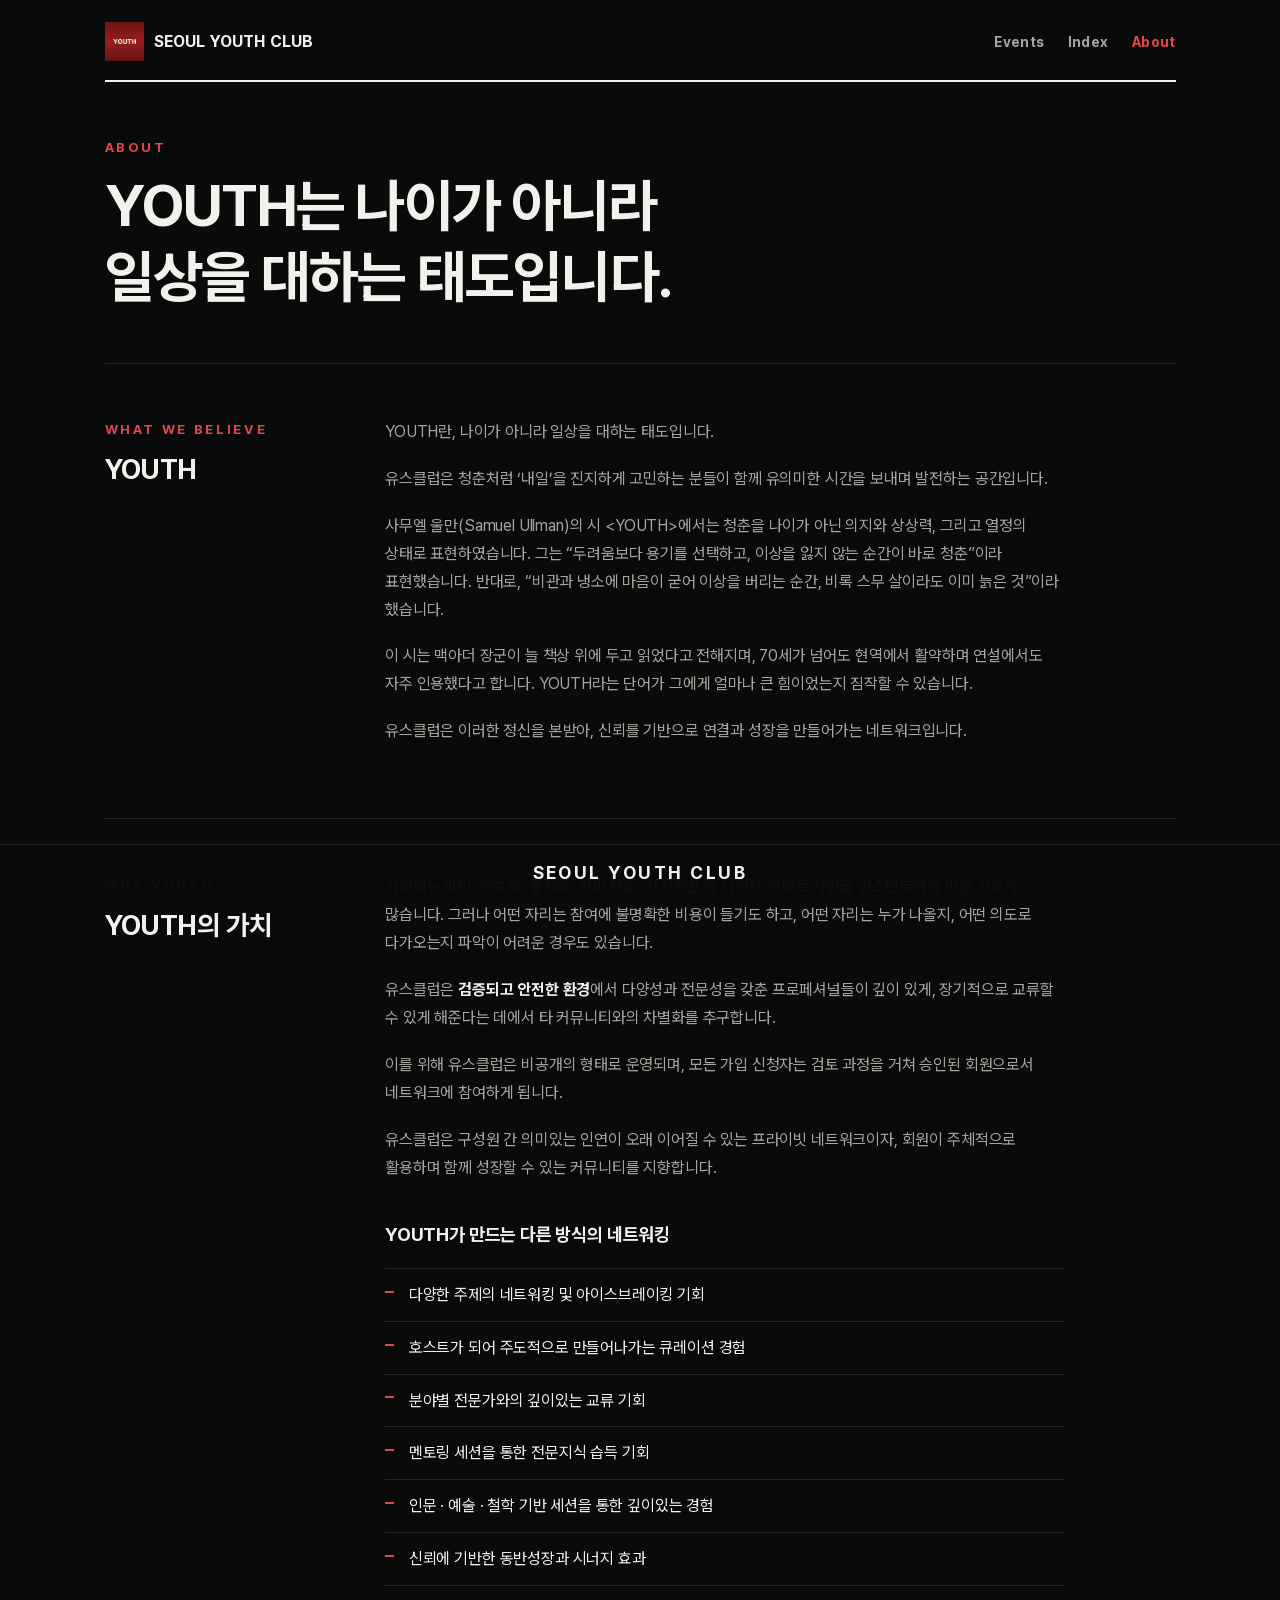
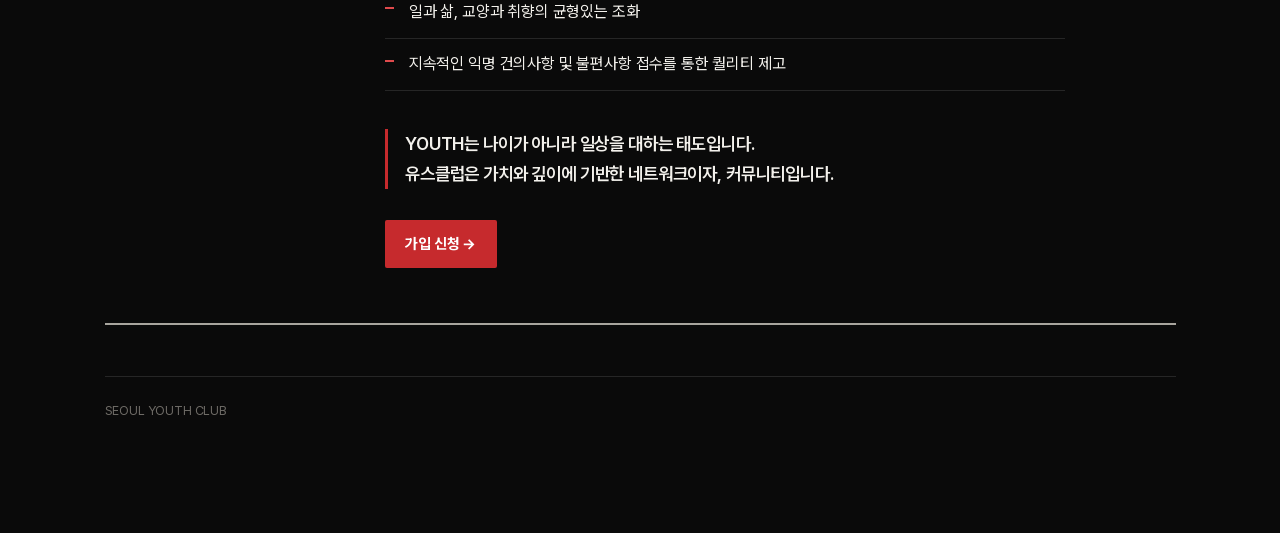
<file: about.html>
<!doctype html>
<html lang="ko">
<head>
<meta charset="utf-8" />
<meta name="viewport" content="width=device-width, initial-scale=1" />
<title>About · SEOUL YOUTH CLUB</title>
<meta name="description" content="YOUTH란 나이가 아니라 일상을 대하는 태도입니다. 서울유스클럽은 신뢰를 기반으로 연결과 성장을 만들어가는 네트워크입니다." />
<meta name="color-scheme" content="dark" />
<link rel="icon" type="image/png" sizes="32x32" href="assets/icon-32.png" />
<link rel="icon" type="image/png" sizes="512x512" href="assets/icon.png" />
<link rel="apple-touch-icon" href="assets/icon-180.png" />
<link rel="stylesheet" href="assets/pretendard/pretendardvariable-dynamic-subset.css" />
<style>
  /* About. 본문은 jikchaa/yclb 의 About(위키 원문)과 같은 글이다. 고칠 때는 두 곳을 같이 고친다. */
  :root {
    color-scheme: dark;
    --ink: #0A0A0A; --surface: #121212; --line: #262626; --line-strong: #3A3A3A;
    --text: #F3F1EC; --text-2: #A8A59E; --text-3: #6E6B66;
    --accent: #E04A4C; --accent-solid: #C62A2D;
  }
  * { box-sizing: border-box; }
  body { margin: 0; background: var(--ink); color: var(--text); font-size: 15px; line-height: 1.75; letter-spacing: -0.01em; overflow-x: hidden; }
  a { color: var(--accent); text-underline-offset: 3px; }
  a:hover { color: var(--text); }
  :focus-visible { outline: 2px solid var(--accent); outline-offset: 2px; border-radius: 2px; }
  .shell { max-width: 68rem; margin: 0 auto; padding: 0 1.15rem 6.5rem; }
  @media (min-width: 48rem) { .shell { padding: 0 2.5rem 6.5rem; } }

  .topbar { display: flex; align-items: center; justify-content: space-between; gap: 1rem; padding: 1.3rem 0 1.1rem; border-bottom: 2px solid var(--text); }
  .topbar-brand { display: flex; align-items: center; gap: .6rem; text-decoration: none; color: var(--text); }
  .topbar-brand .sq { display: grid; place-items: center; width: 2.3rem; height: 2.3rem; background: var(--accent-solid); color: #fff; font-size: .6rem; font-weight: 700; letter-spacing: .04em; }
  .topbar-brand .bn { font-size: .95rem; font-weight: 700; letter-spacing: .01em; white-space: nowrap; }
  .topbar-nav { display: flex; gap: 1.4rem; list-style: none; margin: 0; padding: 0; }
  .topbar-nav a { font-size: .82rem; font-weight: 700; letter-spacing: .02em; color: var(--text-2); text-decoration: none; }
  .topbar-nav a:hover { color: var(--text); }
  .topbar-nav a.on { color: var(--accent); }
  @media (max-width: 47.99rem) { .topbar-brand .bn { font-size: .78rem; } .topbar-brand { gap: .45rem; } .topbar-nav { gap: 1rem; } }

  .kicker { margin: 0 0 .7rem; font-size: .78rem; font-weight: 700; letter-spacing: .2em; text-transform: uppercase; color: var(--accent); }

  .hero { padding: 3.2rem 0 3rem; border-bottom: 1px solid var(--line); }
  .hero-title { margin: 0; font-weight: 700; line-height: 1.22; letter-spacing: -.03em; font-size: clamp(1.9rem, 6.4vw, 3.6rem); text-wrap: balance; }

  .sec { display: grid; grid-template-columns: 14rem minmax(0, 1fr); gap: 2.5rem; padding: 3.2rem 0; border-bottom: 1px solid var(--line); }
  .sec:last-of-type { border-bottom: 2px solid var(--text-2); }
  .sec-head h2 { margin: 0; font-size: 1.6rem; line-height: 1.25; letter-spacing: -.02em; }
  .sec-body { max-width: 40rem; min-width: 0; }
  .sec-body p { margin: 0 0 1.1rem; color: var(--text-2); }
  .sec-body strong { color: var(--text); font-weight: 700; }
  .sec-body h3 { margin: 2.2rem 0 1rem; font-size: 1.08rem; letter-spacing: -.01em; color: var(--text); }
  .points { list-style: none; margin: 0; padding: 0; border-top: 1px solid var(--line); }
  .points li { padding: .7rem 0 .7rem 1.4rem; border-bottom: 1px solid var(--line); color: var(--text); position: relative; }
  .points li::before { content: ""; position: absolute; left: 0; top: 1.28rem; width: .5rem; height: 2px; background: var(--accent); }
  .lead { margin: 2.2rem 0 0 !important; padding-left: 1rem; border-left: 3px solid var(--accent-solid); color: var(--text) !important; font-size: 1.05rem; font-weight: 600; line-height: 1.7; }
  .apply { display: inline-block; margin-top: 1.8rem; background: var(--accent-solid); color: #fff; text-decoration: none; font-weight: 700; font-size: .88rem; padding: .65rem 1.2rem; border-radius: 2px; }
  .apply:hover { background: var(--accent); color: #fff; }
  @media (max-width: 47.99rem) {
    .hero { padding: 2.2rem 0 2.2rem; }
    .sec { grid-template-columns: 1fr; gap: 1.2rem; padding: 2.4rem 0; }
    .sec-head h2 { font-size: 1.35rem; }
  }

  .foot { margin-top: 3rem; display: flex; justify-content: space-between; font-size: .75rem; color: var(--text-3); }
  .dock { position: fixed; left: 0; right: 0; bottom: 0; z-index: 40; pointer-events: none; display: flex; justify-content: center; align-items: center; padding: .7rem 0; background: rgba(10,10,10,.96); border-top: 1px solid var(--line); }
  .dock-word { font-size: .9rem; font-weight: 700; letter-spacing: .14em; color: var(--text); white-space: nowrap; }
  @media (min-width: 48rem) { .dock-word { font-size: 1.05rem; } }
  @media (max-width: 47.99rem) { .dock { padding: .55rem 0; } .dock-word { font-size: .78rem; } }
  .foot { margin-top: 3rem; padding-top: 1.4rem; border-top: 1px solid var(--line); display: flex; justify-content: space-between; align-items: center; gap: 1rem; font-size: 0.75rem; color: var(--text-3); }
</style>
<link rel="stylesheet" href="assets/site.css" />
</head>
<body>
<div class="shell">
  <nav class="topbar" aria-label="메인 메뉴">
    <a class="topbar-brand" href="./"><img class="sq" src="assets/youth-mark.jpg" width="192" height="192" alt=""><span class="bn">SEOUL YOUTH CLUB</span></a>
    <ul class="topbar-nav">
      <li><a href="./">Events</a></li>
      <li><a href="yclb-index">Index</a></li>
      <li><a href="about" class="on" aria-current="page">About</a></li>
    </ul>
  </nav>

  <header class="hero">
    <p class="kicker">About</p>
    <h1 class="hero-title">YOUTH는 나이가 아니라<br>일상을 대하는 태도입니다.</h1>
  </header>

  <section class="sec" aria-labelledby="believe">
    <div class="sec-head"><p class="kicker">What We Believe</p><h2 id="believe">YOUTH</h2></div>
    <div class="sec-body">
      <p>YOUTH란, 나이가 아니라 일상을 대하는 태도입니다.</p>
      <p>유스클럽은 청춘처럼 ‘내일’을 진지하게 고민하는 분들이 함께 유의미한 시간을 보내며 발전하는 공간입니다.</p>
      <p>사무엘 울만(Samuel Ullman)의 시 &lt;YOUTH&gt;에서는 청춘을 나이가 아닌 의지와 상상력, 그리고 열정의 상태로 표현하였습니다. 그는 “두려움보다 용기를 선택하고, 이상을 잃지 않는 순간이 바로 청춘”이라 표현했습니다. 반대로, “비관과 냉소에 마음이 굳어 이상을 버리는 순간, 비록 스무 살이라도 이미 늙은 것”이라 했습니다.</p>
      <p>이 시는 맥아더 장군이 늘 책상 위에 두고 읽었다고 전해지며, 70세가 넘어도 현역에서 활약하며 연설에서도 자주 인용했다고 합니다. YOUTH라는 단어가 그에게 얼마나 큰 힘이었는지 짐작할 수 있습니다.</p>
      <p>유스클럽은 이러한 정신을 본받아, 신뢰를 기반으로 연결과 성장을 만들어가는 네트워크입니다.</p>
    </div>
  </section>

  <section class="sec" aria-labelledby="why">
    <div class="sec-head"><p class="kicker">Why YOUTH</p><h2 id="why">YOUTH의 가치</h2></div>
    <div class="sec-body">
      <p>사회에는 파티, 동호회, 술자리, 커피 모임, 자기계발 등 다양한 형태로 사람을 인스턴트하게 만날 기회가 많습니다. 그러나 어떤 자리는 참여에 불명확한 비용이 들기도 하고, 어떤 자리는 누가 나올지, 어떤 의도로 다가오는지 파악이 어려운 경우도 있습니다.</p>
      <p>유스클럽은 <strong>검증되고 안전한 환경</strong>에서 다양성과 전문성을 갖춘 프로페셔널들이 깊이 있게, 장기적으로 교류할 수 있게 해준다는 데에서 타 커뮤니티와의 차별화를 추구합니다.</p>
      <p>이를 위해 유스클럽은 비공개의 형태로 운영되며, 모든 가입 신청자는 검토 과정을 거쳐 승인된 회원으로서 네트워크에 참여하게 됩니다.</p>
      <p>유스클럽은 구성원 간 의미있는 인연이 오래 이어질 수 있는 프라이빗 네트워크이자, 회원이 주체적으로 활용하며 함께 성장할 수 있는 커뮤니티를 지향합니다.</p>
      <h3>YOUTH가 만드는 다른 방식의 네트워킹</h3>
      <ul class="points">
        <li>다양한 주제의 네트워킹 및 아이스브레이킹 기회</li>
        <li>호스트가 되어 주도적으로 만들어나가는 큐레이션 경험</li>
        <li>분야별 전문가와의 깊이있는 교류 기회</li>
        <li>멘토링 세션을 통한 전문지식 습득 기회</li>
        <li>인문 · 예술 · 철학 기반 세션을 통한 깊이있는 경험</li>
        <li>신뢰에 기반한 동반성장과 시너지 효과</li>
        <li>일과 삶, 교양과 취향의 균형있는 조화</li>
        <li>지속적인 익명 건의사항 및 불편사항 접수를 통한 퀄리티 제고</li>
      </ul>
      <p class="lead">YOUTH는 나이가 아니라 일상을 대하는 태도입니다.<br>유스클럽은 가치와 깊이에 기반한 네트워크이자, 커뮤니티입니다.</p>
      <a class="apply" href="https://docs.google.com/forms/d/e/1FAIpQLScQRZqVIFoFe7v7lJf1mkBA9GVmwUUlD245I3bt8csFH4weWg/viewform" target="_blank" rel="noopener noreferrer">가입 신청 →</a>
    </div>
  </section>

  <footer class="foot"><span>SEOUL YOUTH CLUB</span><span></span></footer>
</div>
<div class="dock" aria-hidden="true"><span class="dock-word">SEOUL YOUTH CLUB</span></div>
</body>
</html>
</file>
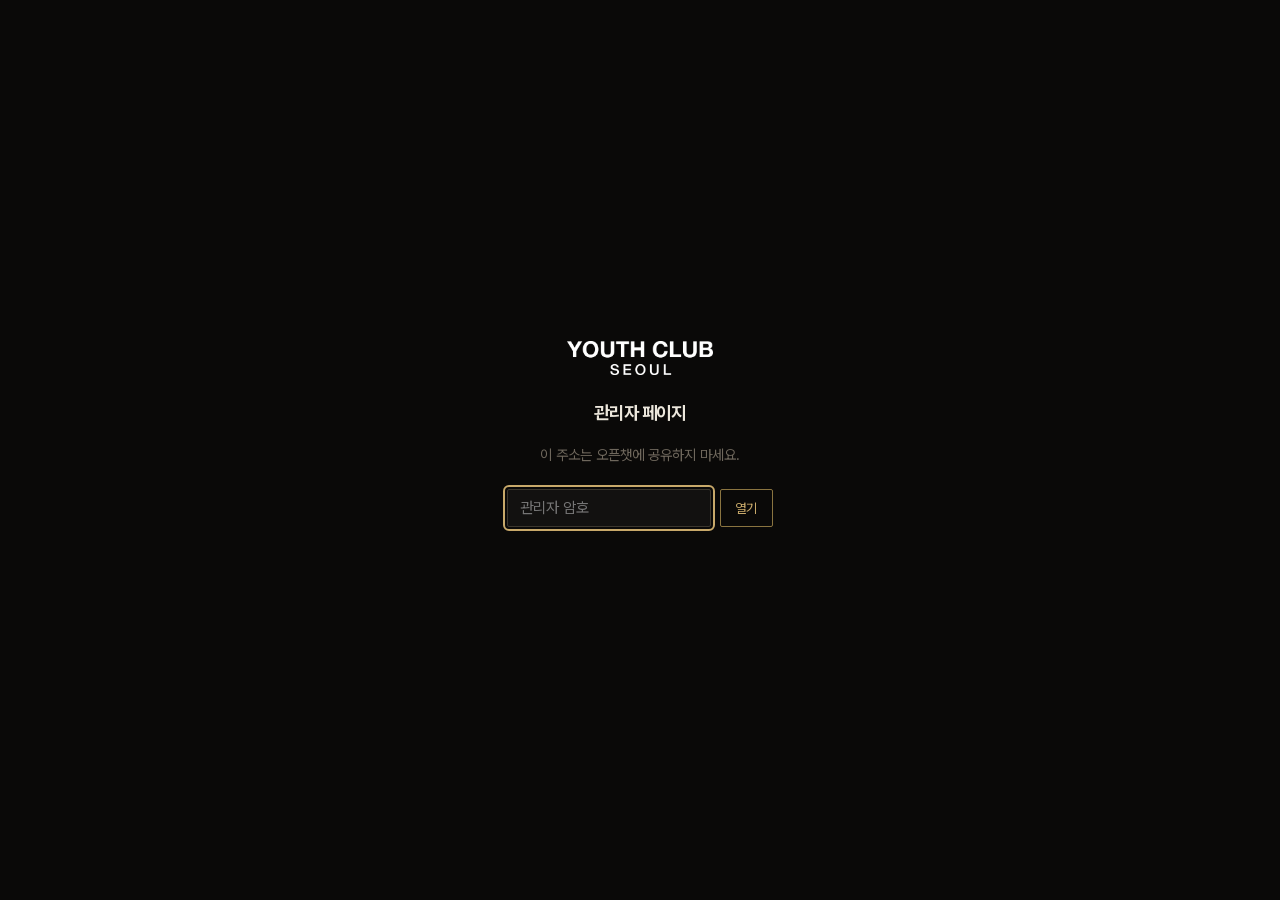
<file: admin.html>
<!doctype html>
<html lang="ko">
<head>
<meta charset="utf-8" />
<meta name="viewport" content="width=device-width, initial-scale=1" />
<meta name="robots" content="noindex, nofollow" />
<title>관리자 · YOUTH CLUB SEOUL</title>
<link rel="icon" type="image/png" sizes="32x32" href="assets/icon-32.png" />
<link rel="icon" type="image/png" sizes="512x512" href="assets/icon.png" />
<link rel="apple-touch-icon" href="assets/icon-180.png" />
<link rel="stylesheet" href="assets/pretendard/pretendardvariable-dynamic-subset.css" />
<style>


  :root {
    color-scheme: dark;
    --ink: #0A0908; --surface: #121110; --surface-2: #171613;
    --line: #26231E; --line-strong: #3B362D;
    --text: #ECE7DC; --text-2: #A79F91; --text-3: #6E675C;
    --brass: #C8A96A; --brass-dim: #8A7440;
    --sage: #8CB08F; --amber: #C98A45; --rust: #C0705E;
    --font-sans: "Barun", "Helvetica Neue", Helvetica, Arial,
      "Apple SD Gothic Neo", "Malgun Gothic", sans-serif;
  }
  :root[data-theme="light"], :root[data-theme="dark"] { color-scheme: dark; }
  * { box-sizing: border-box; }

  body {
    margin: 0; background: var(--ink); color: var(--text);
    font-family: var(--font-sans); font-size: 15px; line-height: 1.62;
    letter-spacing: -0.003em; -webkit-font-smoothing: antialiased; overflow-x: hidden;
  }
  a { color: var(--brass); }
  :focus-visible { outline: 2px solid var(--brass); outline-offset: 2px; border-radius: 2px; }

  .shell { max-width: 74rem; margin: 0 auto; padding: 0 1.25rem 5rem; }

  /* ---------- 잠금 ---------- */
  .gate {
    min-height: 100vh; display: flex; flex-direction: column;
    align-items: center; justify-content: center; gap: 0.9rem;
    padding: 2rem 1.25rem; text-align: center;
  }
  .gate img { height: 2rem; margin-bottom: 0.5rem; }
  .gate h1 { font-size: 1.05rem; font-weight: 700; letter-spacing: -0.02em; margin: 0; }
  .gate p { margin: 0; color: var(--text-3); font-size: 0.85rem; max-width: 24rem; }
  .gate form { display: flex; gap: 0.5rem; margin-top: 0.4rem; }
  .gate input {
    background: var(--surface); border: 1px solid var(--line-strong); border-radius: 2px;
    color: var(--text); font-family: inherit; font-size: 0.9rem; padding: 0.5rem 0.7rem; width: 12rem;
  }
  .gate .err { color: var(--rust); font-size: 0.8rem; min-height: 1.2em; }

  /* ---------- 상단 ---------- */
  .top {
    display: flex; flex-wrap: wrap; align-items: center; gap: 0.6rem 1rem;
    padding: 2.25rem 0 1rem; border-bottom: 1px solid var(--line);
  }
  .brand { display: inline-flex; align-items: center; gap: 0.7rem; }
  .brand img { height: 1.9rem; display: block; }
  .brand .sep { width: 1px; height: 1.5rem; background: var(--line-strong); }
  .brand .role {
    font-size: 0.72rem; font-weight: 700; letter-spacing: 0.28em;
    text-transform: uppercase; color: var(--brass); margin-right: -0.28em;
  }
  .spacer { flex: 1 1 auto; }
  .state { font-size: 0.74rem; color: var(--text-3); white-space: nowrap; }
  .state b { font-weight: 400; }
  .state b.dirty { color: var(--amber); }
  .state b.clean { color: var(--sage); }

  .toolbar {
    display: flex; flex-wrap: wrap; align-items: center; gap: 0.5rem;
    padding: 0.85rem 0; border-bottom: 1px solid var(--line);
  }

  .btn {
    appearance: none; background: transparent; border: 1px solid var(--line-strong);
    color: var(--text-2); font-family: inherit; font-size: 0.78rem;
    padding: 0.45rem 0.85rem; border-radius: 2px; cursor: pointer; white-space: nowrap;
    transition: border-color .15s, color .15s, background-color .15s;
  }
  .btn:hover:not(:disabled) { border-color: var(--brass-dim); color: var(--text); }
  .btn:disabled { opacity: .45; cursor: default; }
  .btn-primary { border-color: var(--brass-dim); color: var(--brass); }
  .btn-primary:hover:not(:disabled) { background: rgba(200,169,106,.1); }
  .btn-quiet { border-color: transparent; color: var(--text-3); padding-inline: .4rem; }
  .btn-quiet:hover { color: var(--text-2); border-color: transparent; }
  .btn-danger:hover:not(:disabled) { border-color: #8C4A3F; color: #D98878; }
  .btn-sm { font-size: .72rem; padding: .3rem .55rem; }
  .btn[aria-pressed="true"] { border-color: var(--brass-dim); color: var(--brass); background: rgba(200,169,106,.07); }
  .mode { display: inline-flex; gap: .35rem; }
  a.btn { text-decoration: none; display: inline-block; }

  .banner {
    margin-top: 1rem; padding: .7rem .9rem; border: 1px solid var(--brass-dim);
    border-left-width: 3px; border-radius: 2px; background: rgba(200,169,106,.06);
    font-size: .8rem; color: var(--text-2);
    display: flex; flex-wrap: wrap; align-items: center; gap: .5rem .75rem;
  }
  .banner strong { color: var(--brass); font-weight: 700; }
  .banner.bad { border-color: #8C4A3F; background: rgba(192,112,94,.08); }
  .banner.bad strong { color: var(--rust); }

  /* ---------- 레이아웃 ---------- */
  .work { display: block; padding-top: 1.4rem; }
  .side { max-width: 52rem; }
  .item { border-bottom: 1px solid var(--line); }
  .item-body { margin: 0 0 1.2rem; padding: 0.4rem 0 0 1rem; border-left: 2px solid var(--accent-solid); max-width: 48rem; }
  .item-body[hidden] { display: none; }

  .list-head {
    font-size: .64rem; font-weight: 700; letter-spacing: .2em;
    text-transform: uppercase; color: var(--text-3); margin: 0 0 .5rem;
  }
  .list-head + .rows + .list-head { margin-top: 1.6rem; }
  .rows { display: flex; flex-direction: column; }
  .row {
    appearance: none; background: transparent; border: 0; border-left: 2px solid transparent;
    color: inherit; font-family: inherit; text-align: left;
    display: grid; grid-template-columns: 3.4rem minmax(0,1fr); gap: .1rem .6rem;
    padding: .55rem .5rem .55rem .7rem; cursor: pointer; border-radius: 0 2px 2px 0;
  }
  .row:hover { background: rgba(255,255,255,.03); }
  .row[aria-current="true"] { background: rgba(200,169,106,.09); border-left-color: var(--brass); }
  .row-date { grid-row: span 2; font-size: .72rem; color: var(--text-3); font-variant-numeric: tabular-nums; padding-top: .1rem; }
  .row[aria-current="true"] .row-date { color: var(--brass); }
  .row-title { font-size: .85rem; color: var(--text); overflow: hidden; text-overflow: ellipsis; white-space: nowrap; }
  .row-sub { font-size: .72rem; color: var(--text-3); }
  .row-sub .dot { color: var(--sage); }
  .row-sub .dot[data-state="waitlist"] { color: var(--amber); }
  .row-sub .dot[data-state="closed"] { color: var(--text-3); }
  .row-sub .pic { color: var(--brass-dim); }
  .list-empty { color: var(--text-3); font-size: .82rem; padding: .5rem .7rem; }

  /* ---------- 폼 ---------- */
  .form-wrap { min-width: 0; max-width: 46rem; }
  .form-title { margin: 0 0 1.2rem; font-size: 1.05rem; font-weight: 700; letter-spacing: -.02em; }
  .grid { display: grid; grid-template-columns: repeat(2, minmax(0,1fr)); gap: 1rem; }
  .field { display: flex; flex-direction: column; gap: .32rem; min-width: 0; }
  .field.wide { grid-column: 1 / -1; }
  .field > label { font-size: .74rem; color: var(--text-3); }
  .field > label .opt { color: var(--line-strong); }
  .field .help { font-size: .72rem; color: var(--text-3); }
  .field input, .field textarea, .field select {
    width: 100%; background: var(--surface); border: 1px solid var(--line-strong);
    border-radius: 2px; color: var(--text); font-family: inherit; font-size: .88rem; padding: .5rem .6rem;
  }
  .field textarea { resize: vertical; min-height: 5rem; line-height: 1.5; }
  .field input:focus, .field textarea:focus, .field select:focus { border-color: var(--brass-dim); outline: none; }
  .field input::placeholder, .field textarea::placeholder { color: var(--text-3); opacity: .65; }
  .form-wrap code { font-family: ui-monospace, SFMono-Regular, Menlo, monospace; font-size: .9em; color: var(--text-2); }

  /* 포스터 */
  .poster-slot { display: flex; flex-direction: column; gap: .6rem; align-items: flex-start; }
  .poster-slot img {
    display: block; width: 9rem; aspect-ratio: 3 / 4; object-fit: cover;
    border: 1px solid var(--line-strong); border-radius: 2px; background: var(--ink);
  }
  .poster-actions { display: flex; flex-wrap: wrap; align-items: center; gap: .4rem; }
  .poster-actions label.btn { cursor: pointer; }
  .poster-meta { font-size: .72rem; color: var(--text-3); font-variant-numeric: tabular-nums; }

  /* 소속 미리보기 */
  .org-preview { display: flex; flex-wrap: wrap; gap: .35rem; margin-top: .15rem; }
  .org-preview span {
    display: inline-block; border: 1px solid var(--line-strong); border-radius: 2px;
    padding: .15rem .5rem; font-size: .8rem; color: var(--text); white-space: nowrap;
  }
  .org-preview:empty { display: none; }

  /* 참석자 칩 */
  .chips-box {
    background: var(--surface); border: 1px solid var(--line-strong); border-radius: 2px;
    padding: .4rem; display: flex; flex-wrap: wrap; gap: .35rem; align-items: center;
  }
  .chips-box:focus-within { border-color: var(--brass-dim); }
  .chip {
    display: inline-flex; align-items: center; gap: .35rem;
    background: rgba(200,169,106,.1); border: 1px solid var(--brass-dim);
    border-radius: 2px; padding: .15rem .3rem .15rem .5rem; font-size: .82rem;
  }
  .chip .n { font-size: .68rem; color: var(--brass); font-variant-numeric: tabular-nums; }
  .chip button { appearance: none; background: transparent; border: 0; color: var(--text-3); font: inherit; font-size: .9rem; line-height: 1; padding: 0 .15rem; cursor: pointer; }
  .chip button:hover { color: var(--rust); }
  /* 인증 토글. 켜지면 공개 명단에 딱지가 붙는다. */
  .chip .vt { font-size: .74rem; color: var(--line-strong); padding: 0 .1rem; }
  .chip .vt:hover { color: var(--brass); }
  .chip .vt[aria-pressed="true"] { color: var(--brass); }
  .chip.is-verified { border-color: var(--brass); }
  .signups td.ok { color: var(--brass); }
  .chips-box input { flex: 1 1 7rem; min-width: 7rem; background: transparent; border: 0; color: var(--text); font-family: inherit; font-size: .85rem; padding: .25rem .2rem; }
  .chips-box input:focus { outline: none; }

  details.more { grid-column: 1 / -1; border-top: 1px solid var(--line); padding-top: 1rem; margin-top: .25rem; }
  details.more > summary { list-style: none; cursor: pointer; font-size: .74rem; color: var(--text-3); display: flex; align-items: center; gap: .5rem; }
  details.more > summary::-webkit-details-marker { display: none; }
  details.more > summary::before { content: "+"; color: var(--brass-dim); }
  details.more[open] > summary::before { content: "\2013"; }
  details.more[open] > summary { margin-bottom: 1rem; }

  .form-foot { display: flex; flex-wrap: wrap; align-items: center; gap: .5rem; margin-top: 1.4rem; padding-top: 1.1rem; border-top: 1px solid var(--line); }
  .placeholder { color: var(--text-3); font-size: .88rem; padding: 3.5rem 0; text-align: center; border: 1px dashed var(--line-strong); border-radius: 3px; }

  /* 신청자 */
  .signups { margin-top: 2.2rem; }
  .signups h2 { margin: 0 0 .7rem; font-size: .72rem; font-weight: 700; letter-spacing: .06em; color: var(--text-3); }
  .signups table { width: 100%; border-collapse: collapse; font-size: .82rem; }
  .signups th, .signups td { text-align: left; padding: .4rem .5rem; border-bottom: 1px solid var(--line); }
  .signups th { color: var(--text-3); font-weight: 400; font-size: .72rem; }
  .signups td.num { font-variant-numeric: tabular-nums; color: var(--text-2); }
  .signups td.wait { color: var(--amber); }
  .signups .scroll { overflow-x: auto; }

  /* 미리보기 */
  .preview { margin-top: 2.2rem; }
  .preview-head { display: flex; align-items: center; gap: .75rem; margin-bottom: .7rem; }
  .preview-head h2 { margin: 0; font-size: .72rem; font-weight: 700; letter-spacing: .06em; color: var(--text-3); }
  .preview pre {
    margin: 0; background: var(--surface); border: 1px solid var(--line); border-radius: 2px;
    padding: 1rem 1.1rem; font-family: inherit; font-size: .82rem; line-height: 1.65;
    color: var(--text-2); white-space: pre-wrap; overflow-wrap: anywhere; max-height: 24rem; overflow-y: auto;
  }

  dialog.sheet {
    width: min(38rem, calc(100vw - 2rem)); padding: 0;
    border: 1px solid var(--line-strong); border-radius: 3px; background: var(--surface); color: var(--text);
  }
  dialog.sheet::backdrop { background: rgba(5,5,4,.8); }
  .sheet-body { padding: 1.25rem 1.5rem; display: flex; flex-direction: column; gap: .7rem; }
  .sheet-body h2 { margin: 0; font-size: 1rem; font-weight: 700; letter-spacing: -.02em; }
  .sheet-body p { margin: 0; font-size: .8rem; color: var(--text-3); }
  .sheet-body ol { margin: 0; padding-left: 1.2rem; font-size: .8rem; color: var(--text-2); }
  .sheet-body li { margin-bottom: .3rem; }
  .sheet-body input {
    width: 100%; background: var(--ink); border: 1px solid var(--line-strong); border-radius: 2px;
    color: var(--text); font-family: ui-monospace, Menlo, monospace; font-size: .78rem; padding: .55rem .6rem;
  }
  .sheet-foot { padding: .9rem 1.5rem 1.2rem; border-top: 1px solid var(--line); display: flex; align-items: center; gap: .5rem; }

  .toast {
    position: fixed; left: 50%; bottom: 1.5rem; transform: translate(-50%, 1.5rem);
    background: var(--surface-2); border: 1px solid var(--line-strong); border-radius: 2px;
    color: var(--text); font-size: .82rem; padding: .6rem 1rem; max-width: calc(100vw - 2rem);
    opacity: 0; pointer-events: none; transition: opacity .18s, transform .18s; z-index: 60;
  }
  .toast.show { opacity: 1; transform: translate(-50%, 0); }

  [hidden] { display: none !important; }
  @media (prefers-reduced-motion: reduce) { * { transition-duration: .01ms !important; } }
  @media (max-width: 58rem) {
    .work { grid-template-columns: 1fr; gap: 1.4rem; }
    aside.side { border-bottom: 1px solid var(--line); padding-bottom: 1.2rem; }
    .grid { grid-template-columns: 1fr; }
  }
</style>
<link rel="stylesheet" href="assets/site.css" />
</head>
<body>

<div class="gate" id="gate">
  <img src="assets/logo.png" alt="YOUTH CLUB SEOUL" />
  <h1>관리자 페이지</h1>
  <p>이 주소는 오픈챗에 공유하지 마세요.</p>
  <form id="gateForm">
    <input type="password" id="gateInput" placeholder="관리자 암호" autocomplete="current-password" />
    <button type="submit" class="btn btn-primary">열기</button>
  </form>
  <span class="err" id="gateErr"></span>
</div>

<div class="shell" id="app" hidden>
  <header class="top">
    <div class="brand">
      <img src="assets/logo.png" alt="YOUTH CLUB SEOUL" />
      <span class="sep"></span>
      <span class="role">Admin</span>
    </div>
    <span class="spacer"></span>
    <span class="state" id="stateLabel"></span>
  </header>

  <div class="toolbar">
    <button type="button" class="btn btn-primary" id="btnSave" disabled>게시</button>
    <span class="mode">
      <button type="button" class="btn btn-sm" id="modeEvents" aria-pressed="true">이벤트</button>
      <button type="button" class="btn btn-sm" id="modeNotices" aria-pressed="false">공지</button>
    </span>
    <button type="button" class="btn" id="btnNew">+ 새 이벤트</button>
    <button type="button" class="btn" id="btnKakao">카톡 공지 복사</button>
    <span class="spacer"></span>
    <a class="btn btn-quiet" href="./" target="_blank" rel="noopener">공개 페이지 ↗</a>
    <button type="button" class="btn btn-quiet" id="btnToken">토큰</button>
    <button type="button" class="btn btn-quiet" id="btnLock">잠그기</button>
    <button type="button" class="btn btn-quiet btn-danger" id="btnRevert">되돌리기</button>
  </div>

  <div class="banner" id="banner" hidden></div>

  <div class="work">
    <aside class="side">
      <p class="list-head" id="lblUpcoming">Upcoming</p>
      <div class="rows" id="rowsUpcoming"></div>
      <p class="list-head" id="lblPast">Past</p>
      <div class="rows" id="rowsPast"></div>
    </aside>

    <div class="form-wrap">
      <p class="placeholder" id="placeholder">왼쪽에서 모임을 고르거나 <strong>+ 새 이벤트</strong>를 누르세요.</p>

      <form id="form" hidden autocomplete="off">
        <h2 class="form-title" id="formTitle">이벤트</h2>
        <div class="grid">
          <div class="field wide">
            <label for="f_title">이벤트명</label>
            <input id="f_title" name="title" required placeholder="유스미식회: 키이로" />
          </div>
          <div class="field wide">
            <label for="f_kind">종류</label>
            <select id="f_kind" name="kind">
              <option value="group">소모임 — 참석자 이름을 그대로 보여줌 (직차, 성보, 주은…)</option>
              <option value="event">이벤트 — 이름 대신 참석 소속을 보여줌</option>
              <option value="open">소모임 (정원·참석자 없음) — 일정만 안내, 신청 받지 않음</option>
            </select>
          </div>

          <div class="field wide" id="orgsField" hidden>
            <label for="f_orgs">참석 소속</label>
            <input id="f_orgs" name="orgs" placeholder="google, amazon, apple" />
            <span class="help">쉼표로 구분해 적으면 알파벳순으로 정렬해 하나씩 상자에 담아 보여줍니다.
              공개 페이지에는 <b>We will welcome the attendees from</b> 아래에 놓입니다.</span>
            <div class="org-preview" id="orgPreview"></div>
          </div>

          <div class="field">
            <label for="f_host">호스트 <span class="opt">선택</span></label>
            <input id="f_host" name="host" placeholder="김지훈" />
          </div>
          <div class="field">
            <label for="f_place">장소 <span class="opt">선택</span></label>
            <input id="f_place" name="place" placeholder="리암앤노아스" />
          </div>
          <div class="field">
            <label for="f_date">날짜</label>
            <input id="f_date" name="date" type="date" required />
          </div>
          <div class="field">
            <label for="f_time">시간 <span class="opt">선택</span></label>
            <input id="f_time" name="time" placeholder="7pm / 1-5pm / 점심" />
            <span class="help">요일은 날짜에서 자동으로 붙습니다.</span>
          </div>
          <div class="field wide">
            <label for="f_note">비고 <span class="opt">선택</span></label>
            <textarea id="f_note" name="note" placeholder="줄바꿈으로 여러 줄을 쓸 수 있어요."></textarea>
          </div>
          <div class="field wide">
            <label for="f_formUrl">참석 신청 링크 <span class="opt">선택</span></label>
            <input id="f_formUrl" name="formUrl" type="url" placeholder="https://forms.gle/..." />
            <span class="help">구글폼으로 따로 받을 때만 쓰세요. 비워두면 페이지의 신청 폼을 씁니다.</span>
          </div>

          <div class="field wide">
            <label>포스터 <span class="opt">선택</span></label>
            <div class="poster-slot">
              <img id="posterPreview" alt="" hidden />
              <div class="poster-actions">
                <label class="btn btn-sm" for="f_imageFile">이미지 올리기</label>
                <input type="file" id="f_imageFile" accept="image/*" hidden />
                <button type="button" class="btn btn-sm btn-danger" id="btnImageClear" hidden>빼기</button>
                <span class="poster-meta" id="posterMeta">없음</span>
              </div>
            </div>
            <span class="help">3:4로 잘라서 1200px, JPEG로 저장합니다. 게시할 때 저장소에 함께 올라갑니다.</span>
          </div>

          <div class="field wide" id="attendField">
            <label for="f_attendInput">참석자 <span class="opt">카톡에서 받은 사람</span></label>
            <div class="chips-box" id="chipsBox">
              <span id="chips"></span>
              <input id="f_attendInput" placeholder="이름 입력 후 Enter" aria-label="참석자 추가" />
            </div>
            <span class="help">Enter 또는 쉼표로 추가, Backspace로 마지막 사람 삭제. 페이지에서 신청한 사람은 이 뒤에 자동으로 붙습니다.</span>
          </div>

          <details class="more" id="more">
            <summary>추가 정보 — 정원 · 회비 · 주소 · 장소 링크 · 상태</summary>
            <div class="grid">
              <div class="field" id="capField">
                <label for="f_capacity">정원 <span class="opt">숫자</span></label>
                <input id="f_capacity" name="capacity" inputmode="numeric" placeholder="8" />
                <span class="help">채우면 남은 자리가 표시되고, 다 차면 이후 신청은 대기로 갑니다.</span>
              </div>
              <div class="field" id="capTextField">
                <label for="f_capacityText">정원 표기 <span class="opt">선택</span></label>
                <input id="f_capacityText" name="capacityText" placeholder="비우면 “8명”. 예: 8명(대관)" />
              </div>
              <div class="field wide">
                <label for="f_fee">회비 <span class="opt">선택</span></label>
                <input id="f_fee" name="fee" placeholder="205,000원" />
              </div>
              <div class="field wide">
                <label for="f_address">주소 <span class="opt">선택</span></label>
                <input id="f_address" name="address" placeholder="서울 강남구 ..." />
              </div>
              <div class="field wide">
                <label for="f_placeUrl">장소 링크 <span class="opt">선택</span></label>
                <input id="f_placeUrl" name="placeUrl" type="url" placeholder="https://naver.me/..." />
              </div>
              <div class="field wide">
                <label for="f_links">단톡방 등 추가 링크 <span class="opt">선택</span></label>
                <textarea id="f_links" name="links" placeholder="강남역 거점방 | https://invite.kakao.com/tc/..."></textarea>
                <span class="help">한 줄에 하나씩, <code>이름 | 주소</code> 형식.</span>
              </div>
              <div class="field wide">
                <label for="f_status">상태</label>
                <select id="f_status" name="status">
                  <option value="auto">자동 (정원이 차면 대기 전환)</option>
                  <option value="open">모집중</option>
                  <option value="waitlist">대기 모집중</option>
                  <option value="closed">마감</option>
                </select>
              </div>
            </div>
          </details>
        </div>

        <div class="form-foot">
          <button type="button" class="btn" id="btnDuplicate">복제</button>
          <span class="spacer"></span>
          <button type="button" class="btn btn-danger" id="btnDelete">삭제</button>
        </div>
      </form>

      <form id="noticeForm" hidden autocomplete="off">
        <h2 class="form-title">공지</h2>
        <div class="grid">
          <div class="field wide">
            <label for="n_title">제목</label>
            <input id="n_title" required placeholder="10월 정기 모임 안내" />
          </div>
          <div class="field">
            <label for="n_date">날짜</label>
            <input id="n_date" type="date" required />
            <span class="help">최근 날짜 순으로 3건이 공개 페이지 맨 위에 보입니다.</span>
          </div>
          <div class="field wide">
            <label for="n_body">내용 <span class="opt">선택</span></label>
            <textarea id="n_body" placeholder="줄바꿈이 그대로 보입니다. 펼쳤을 때만 보입니다."></textarea>
          </div>
          <div class="field wide">
            <label for="n_link">링크 <span class="opt">선택</span></label>
            <input id="n_link" type="url" placeholder="https://..." />
            <span class="help">넣으면 펼친 공지 안에 「자세히 보기」 버튼이 생깁니다.</span>
          </div>
        </div>
        <div class="form-foot">
          <span class="spacer"></span>
          <button type="button" class="btn btn-danger" id="btnNoticeDel">삭제</button>
        </div>
      </form>

      <section class="signups" id="signupsBox" hidden>
        <h2>신청자 <span id="signupsCount"></span></h2>
        <div class="scroll"><table id="signupsTable"></table></div>
      </section>

      <section class="preview">
        <div class="preview-head">
          <h2>카톡 공지 미리보기</h2>
          <span class="spacer"></span>
          <button type="button" class="btn btn-sm" id="btnKakao2">복사</button>
        </div>
        <pre id="kakaoPreview"></pre>
      </section>
    </div>
  </div>
</div>

<dialog class="sheet" id="tokenSheet">
  <div class="sheet-body">
    <h2>GitHub 토큰</h2>
    <p>이 토큰으로 [게시]가 저장소에 직접 씁니다. <strong>이 브라우저에만 저장되고</strong> 저장소나 페이지에는 절대 들어가지 않습니다.</p>
    <ol>
      <li>GitHub에 로그인 → 오른쪽 위 프로필 사진 → <b>Settings</b></li>
      <li>맨 아래 <b>Developer settings</b> → <b>Personal access tokens</b> → <b>Fine-grained tokens</b> → <b>Generate new token</b></li>
      <li><b>Token name</b>에 <code>yclub-admin</code>, <b>Expiration</b>은 원하는 기간(예: 1 year)</li>
      <li><b>Repository access</b> → <b>Only select repositories</b> → <code>seoulyouthclub</code> 선택</li>
      <li><b>Permissions</b> → <b>Repository permissions</b> → <b>Contents</b> → <b>Read and write</b></li>
      <li><b>Generate token</b> → 나온 <code>github_pat_…</code> 를 복사 (한 번만 보입니다)</li>
      <li>아래 칸에 붙여넣고 <b>저장</b></li>
    </ol>
    <input type="password" id="tokenInput" placeholder="github_pat_..." autocomplete="off" />

    <h2 style="margin-top:.6rem">신청자 조회 키</h2>
    <p>신청자의 휴대폰 뒷자리와 카카오톡 닉네임을 이 화면에서 보려면 필요합니다.
      Apps Script ⚙️ 프로젝트 설정 → 스크립트 속성의 <code>ADMIN_KEY</code> 값과 같아야 합니다.
      이것도 이 브라우저에만 저장됩니다.</p>
    <input type="password" id="keyInput" placeholder="Apps Script 의 ADMIN_KEY" autocomplete="off" />
  </div>
  <div class="sheet-foot">
    <button type="button" class="btn btn-primary" id="tokenSave">저장</button>
    <button type="button" class="btn btn-quiet btn-danger" id="tokenClear">지우기</button>
    <span class="spacer"></span>
    <button type="button" class="btn btn-quiet" id="tokenClose">닫기</button>
  </div>
</dialog>

<div class="toast" id="toast" role="status" aria-live="polite"></div>

<script>
(function () {
  "use strict";

  /* ------------------------------------------------------------------ *
   * 이 페이지에서 고친 내용은 [게시]를 누를 때 GitHub 저장소에 직접 커밋된다.
   * 커밋되면 GitHub Pages가 1분 안에 다시 배포하고 공개 페이지가 바뀐다.
   * 즉 이벤트 추가·수정·삭제·포스터 업로드에 더 이상 누구도 거치지 않는다.
   *
   * 토큰은 이 브라우저(localStorage)에만 있다. 저장소에 커밋되지 않는다.
   * ------------------------------------------------------------------ */

  var PASSCODE_HASH = "ed0478973a6c233d4cba8a20af7c6a156599c88e5f6dfdd8ea10cdbf2c8c4cfd";
  var OWNER = "jikchaa";
  var REPO = "seoulyouthclub";
  var BRANCH = "main";
  var DATA_PATH = "data/events.json";

  var K_TOKEN = "yclub.gh.token";
  var K_ADMINKEY = "yclub.signup.key";
  var K_UNLOCK = "yclub.admin.unlocked";

  var DOW = ["일","월","화","수","목","금","토"];
  var STATUS_LABEL = { open: "모집중", closed: "마감", waitlist: "대기 모집중" };
  var STATUS_WEIGHT = { open: 0, waitlist: 1, closed: 2 };

  /* published = 저장소에 올라가 있는 그대로. dirty 판정의 기준선이다. */
  var state = {
    events: [], notices: [], updated: "", sha: null,
    published: "", signups: {}, endpoint: "",
    newPosters: {}   // path -> dataURL (아직 저장소에 없는 포스터)
  };
  var selectedId = null;

  /* ---------------- 저장소 ---------------- */

  function store(k, v) {
    try { if (v === null) localStorage.removeItem(k); else localStorage.setItem(k, v); } catch (e) {}
  }
  function read(k) { try { return localStorage.getItem(k); } catch (e) { return null; } }
  function token() { return read(K_TOKEN) || ""; }
  /* 신청자 조회 키는 공개 파일에 둘 수 없다 — data/config.json 은 누구나 읽는다.
     이 브라우저에만 보관하고, 여기서만 번호를 불러온다. */
  function adminKey() { return read(K_ADMINKEY) || ""; }

  /* ---------------- 날짜 ---------------- */

  function pad(n) { return n < 10 ? "0" + n : String(n); }
  function toISO(d) { return d.getFullYear() + "-" + pad(d.getMonth() + 1) + "-" + pad(d.getDate()); }
  function parseDate(iso) {
    var p = String(iso || "").split("-");
    return new Date(Number(p[0]), Number(p[1]) - 1, Number(p[2]));
  }
  function todayStart() { var n = new Date(); return new Date(n.getFullYear(), n.getMonth(), n.getDate()); }
  function dateLabel(iso) {
    if (!iso) return "";
    var d = parseDate(iso);
    return (d.getMonth() + 1) + "월 " + d.getDate() + "일(" + DOW[d.getDay()] + ")";
  }

  /* ---------------- 파생 ---------------- */

  function norm(a) { return typeof a === "string" ? { name: a } : a; }
  function allNames(ev) {
    return (ev.attendees || []).map(norm).concat((state.signups[ev.id] || []).map(norm));
  }
  function roster(ev) {
    if (ev.kind === "open") return { going: [], waiting: [] };
    var all = allNames(ev);
    if (!ev.capacity || all.length <= ev.capacity) return { going: all, waiting: [] };
    return { going: all.slice(0, ev.capacity), waiting: all.slice(ev.capacity) };
  }
  function effectiveStatus(ev) {
    if (ev.status && ev.status !== "auto") return ev.status;
    if (ev.kind !== "open" && ev.capacity && roster(ev).going.length >= ev.capacity) return "waitlist";
    return "open";
  }
  function sortByDate(list) {
    return list.slice().sort(function (a, b) {
      if (a.date !== b.date) return (a.date || "") < (b.date || "") ? -1 : 1;
      var wa = STATUS_WEIGHT[effectiveStatus(a)], wb = STATUS_WEIGHT[effectiveStatus(b)];
      if (wa !== wb) return wa - wb;
      return (a.title || "").localeCompare(b.title || "", "ko");
    });
  }
  function splitEvents() {
    var today = toISO(todayStart());
    var up = [], past = [];
    state.events.forEach(function (ev) { ((ev.date || "") >= today ? up : past).push(ev); });
    return { upcoming: sortByDate(up), past: sortByDate(past).reverse() };
  }
  function findEvent(id) {
    for (var i = 0; i < state.events.length; i++) if (state.events[i].id === id) return state.events[i];
    return null;
  }
  function makeId(title) {
    return "ev-" + Date.now().toString(36) + "-" + String(title || "").replace(/\s+/g, "-").slice(0, 12);
  }
  function safeUrl(u) { var s = String(u || "").trim(); return /^https?:\/\//i.test(s) ? s : ""; }

  function payload() {
    return JSON.stringify({ updated: state.updated, events: state.events, notices: state.notices }, null, 2) + "\n";
  }
  function isDirty() {
    return payload() !== state.published || Object.keys(state.newPosters).length > 0;
  }

  /* ---------------- DOM ---------------- */

  function el(t, c, x) { var n = document.createElement(t); if (c) n.className = c; if (x != null) n.textContent = x; return n; }

  /* ---------------- 목록 ---------------- */

  var formHome = document.querySelector(".form-wrap");

  function renderList() {
    formHome.appendChild(form);
    formHome.appendChild(document.getElementById("signupsBox"));
    if (mode === "notices") { renderNoticeList(); return; }
    var g = splitEvents();
    fill(document.getElementById("rowsUpcoming"), g.upcoming, "예정된 모임이 없습니다.");
    fill(document.getElementById("rowsPast"), g.past, "지난 모임이 없습니다.");
    placeForm();
  }

  /* 행 한 줄의 글자. 입력 중에는 이것만 다시 그려서 펼친 폼의 포커스를 지키지 않는다. */
  function rowContent(b, ev) {
    var status = effectiveStatus(ev);
    var r = roster(ev);
    b.textContent = "";
    b.setAttribute("aria-expanded", String(ev.id === selectedId));
    if (ev.id === selectedId) b.setAttribute("aria-current", "true"); else b.removeAttribute("aria-current");

    var date = el("span", "row-date");
    if (ev.date) { var d = parseDate(ev.date); date.textContent = (d.getMonth() + 1) + "/" + d.getDate(); }
    else date.textContent = "—";

    var title = el("span", "row-title", ev.title || "제목 없음");

    var sub = el("span", "row-sub");
    var dot = el("span", "dot", "● "); dot.dataset.state = status; sub.appendChild(dot);
    var tail = STATUS_LABEL[status];
    if (ev.kind === "open") tail += " · 정원 없음";
    else if (ev.capacity) tail += " · " + r.going.length + "/" + ev.capacity;
    else if (r.going.length) tail += " · " + r.going.length + "명";
    if (r.waiting.length) tail += " · 대기 " + r.waiting.length;
    sub.appendChild(document.createTextNode(tail));
    if (ev.image) { var pic = el("span", "pic", "  ▣"); sub.appendChild(pic); }

    b.appendChild(date); b.appendChild(title); b.appendChild(sub);
  }

  function fill(host, list, emptyMsg) {
    host.textContent = "";
    if (!list.length) { host.appendChild(el("p", "list-empty", emptyMsg)); return; }
    list.forEach(function (ev) {
      var item = el("div", "item");
      item.dataset.id = ev.id;
      var b = el("button", "row"); b.type = "button";
      rowContent(b, ev);
      b.addEventListener("click", function () { toggleEvent(ev.id); });
      item.appendChild(b);
      var body = el("div", "item-body");
      body.hidden = ev.id !== selectedId;
      item.appendChild(body);
      host.appendChild(item);
    });
  }

  function findItem(id) {
    var items = document.querySelectorAll(".item[data-id]");
    for (var k = 0; k < items.length; k++) if (items[k].dataset.id === id) return items[k];
    return null;
  }

  /* 폼과 신청자 표는 선택된 모임의 펼침 칸으로 옮긴다. 선택이 없으면 원래 자리로. */
  function placeForm() {
    var item = mode === "events" && selectedId ? findItem(selectedId) : null;
    if (item) {
      var body = item.querySelector(".item-body");
      body.hidden = false;
      body.appendChild(form);
      body.appendChild(document.getElementById("signupsBox"));
    } else {
      formHome.appendChild(form);
      formHome.appendChild(document.getElementById("signupsBox"));
    }
  }

  /* 입력할 때마다 행 글자만 갱신한다. (목록 전체를 다시 그리면 입력 포커스가 날아간다) */
  function refreshRows() {
    if (mode !== "events") return;
    document.querySelectorAll(".item[data-id]").forEach(function (item) {
      var ev = findEvent(item.dataset.id); if (!ev) return;
      rowContent(item.querySelector(".row"), ev);
    });
  }

  /* 같은 행을 다시 누르면 접는다. 다른 행이면 그 모임을 펼친다. */
  function toggleEvent(id) {
    if (selectedId === id) {
      selectedId = null;
      form.hidden = true;
      document.getElementById("signupsBox").hidden = true;
      showPlaceholder();
      renderList(); renderState();
      return;
    }
    select(id);
    var item = findItem(id);
    if (item) item.scrollIntoView({ block: "nearest", behavior: "smooth" });
  }

  /* ---------------- 포스터 ---------------- */

  var POSTER_EDGE = 1200;

  /* 3:4 로 가운데를 잘라 굽는다. 카드와 상세가 모두 3:4 라 미리 맞춰두는 편이 낫다. */
  function shrink(file) {
    return new Promise(function (resolve, reject) {
      var fr = new FileReader();
      fr.onerror = function () { reject(new Error("파일을 읽지 못했습니다")); };
      fr.onload = function () {
        var img = new Image();
        img.onerror = function () { reject(new Error("이미지 형식이 아닙니다")); };
        img.onload = function () {
          var W = POSTER_EDGE * 0.75, H = POSTER_EDGE;   // 900 x 1200
          var c = document.createElement("canvas");
          c.width = W; c.height = H;
          var ctx = c.getContext("2d");
          ctx.fillStyle = "#121110"; ctx.fillRect(0, 0, W, H);
          var scale = Math.max(W / img.width, H / img.height);
          var dw = img.width * scale, dh = img.height * scale;
          ctx.drawImage(img, (W - dw) / 2, (H - dh) / 2, dw, dh);
          try { resolve(c.toDataURL("image/jpeg", 0.82)); }
          catch (e) { reject(new Error("이미지를 변환하지 못했습니다")); }
        };
        img.src = fr.result;
      };
      fr.readAsDataURL(file);
    });
  }

  function bytesOf(dataUrl) {
    var i = String(dataUrl || "").indexOf(",");
    return i < 0 ? 0 : Math.round((dataUrl.length - i - 1) * 3 / 4);
  }
  function human(b) {
    if (b < 1024) return b + " B";
    if (b < 1048576) return (b / 1024).toFixed(0) + " KB";
    return (b / 1048576).toFixed(1) + " MB";
  }

  function posterUrl(ev) {
    if (!ev || !ev.image) return "";
    if (state.newPosters[ev.image]) return state.newPosters[ev.image];   // 아직 안 올라간 것
    return /^https?:\/\//i.test(ev.image) ? ev.image : ev.image;
  }

  function renderPoster(ev) {
    var img = document.getElementById("posterPreview");
    var meta = document.getElementById("posterMeta");
    var clear = document.getElementById("btnImageClear");
    var src = posterUrl(ev);
    if (!src) {
      img.hidden = true; img.removeAttribute("src");
      clear.hidden = true; meta.textContent = "없음";
      return;
    }
    img.src = src; img.hidden = false; clear.hidden = false;
    meta.textContent = state.newPosters[ev.image]
      ? human(bytesOf(state.newPosters[ev.image])) + " · 게시하면 올라감"
      : ev.image;
  }

  document.getElementById("f_imageFile").addEventListener("change", function (e) {
    var ev = findEvent(selectedId);
    var file = e.target.files && e.target.files[0];
    e.target.value = "";
    if (!ev || !file) return;
    toast("이미지를 3:4로 굽는 중…");
    shrink(file).then(function (dataUrl) {
      var name = ev.id + "-" + Date.now().toString(36) + ".jpg";
      var path = "posters/" + name;
      if (ev.image && state.newPosters[ev.image]) delete state.newPosters[ev.image];
      ev.image = path;
      state.newPosters[path] = dataUrl;
      renderPoster(ev); afterChange();
      toast("포스터를 넣었습니다 — " + human(bytesOf(dataUrl)) + ". [게시]를 눌러야 반영됩니다.");
    }, function (err) { toast(err.message); });
  });

  document.getElementById("btnImageClear").addEventListener("click", function () {
    var ev = findEvent(selectedId);
    if (!ev) return;
    if (ev.image && state.newPosters[ev.image]) delete state.newPosters[ev.image];
    delete ev.image;
    renderPoster(ev); afterChange();
  });

  /* ---------------- 참석자 칩 ---------------- */

  var chips = document.getElementById("chips");
  var attendInput = document.getElementById("f_attendInput");

  function renderChips(ev) {
    chips.textContent = "";
    (ev.attendees || []).forEach(function (a, i) {
      var name = norm(a).name;
      var on = !!norm(a).verified;
      var chip = el("span", "chip" + (on ? " is-verified" : ""));
      chip.appendChild(el("span", "n", String(i + 1)));
      chip.appendChild(document.createTextNode(name));

      /* 카톡 명단에는 번호가 없어 명부와 자동으로 맞출 수 없다. 관리자가 직접 켠다. */
      var v = el("button", "vt", "✓"); v.type = "button";
      v.setAttribute("aria-pressed", String(on));
      v.setAttribute("aria-label", name + (on ? " 인증 해제" : " 인증"));
      v.title = on ? "YCLB Index 인증됨 — 누르면 해제" : "YCLB Index 인증 표시";
      v.addEventListener("click", function () {
        ev.attendees[i] = on ? name : { name: name, verified: true };
        renderChips(ev); afterChange();
      });
      chip.appendChild(v);

      var x = el("button", null, "×"); x.type = "button";
      x.setAttribute("aria-label", name + " 빼기");
      x.addEventListener("click", function () {
        ev.attendees.splice(i, 1); renderChips(ev); afterChange();
      });
      chip.appendChild(x);
      chips.appendChild(chip);
    });
  }

  function commitNames(ev, raw) {
    var added = String(raw || "").split(/[,\n]/).map(function (s) { return s.trim(); }).filter(Boolean);
    if (!added.length) return false;
    ev.attendees = (ev.attendees || []).concat(added);
    renderChips(ev); afterChange();
    return true;
  }

  attendInput.addEventListener("keydown", function (e) {
    var ev = findEvent(selectedId); if (!ev) return;
    if (e.key === "Enter" || e.key === ",") {
      e.preventDefault();
      if (commitNames(ev, attendInput.value)) attendInput.value = "";
    } else if (e.key === "Backspace" && !attendInput.value && (ev.attendees || []).length) {
      e.preventDefault(); ev.attendees.pop(); renderChips(ev); afterChange();
    }
  });
  attendInput.addEventListener("blur", function () {
    var ev = findEvent(selectedId);
    if (ev && commitNames(ev, attendInput.value)) attendInput.value = "";
  });
  document.getElementById("chipsBox").addEventListener("click", function (e) {
    if (e.target === e.currentTarget || e.target === chips) attendInput.focus();
  });

  /* ---------------- 폼 ---------------- */

  var form = document.getElementById("form");
  var placeholder = document.getElementById("placeholder");
  var TEXT = ["title","host","place","time","note","fee","address","capacityText"];

  /* 알파벳순, 중복 제거 — 공개 페이지와 같은 규칙이어야 미리보기가 거짓말을 하지 않는다. */
  function orgList(ev) {
    var seen = {}, out = [];
    (ev.orgs || []).forEach(function (o) {
      var name = String(o || "").trim();
      if (!name) return;
      var k = name.toLowerCase();
      if (seen[k]) return;
      seen[k] = 1; out.push(name);
    });
    return out.sort(function (a, b) { return a.toLowerCase().localeCompare(b.toLowerCase(), "en"); });
  }

  /* 종류에 따라 무엇을 묻는지가 달라진다. 안 쓰는 칸은 숨긴다. */
  function applyKind(ev) {
    var isEvent = ev.kind === "event", isOpen = ev.kind === "open";
    document.getElementById("orgsField").hidden = !isEvent;
    /* 정원·참석자 없는 소모임: 참석자와 정원 칸을 숨긴다. 이미 적힌 값은 지우지 않고 화면에서만 쓰지 않는다. */
    document.getElementById("attendField").hidden = isEvent || isOpen;
    document.getElementById("capField").hidden = isOpen;
    document.getElementById("capTextField").hidden = isOpen;
    renderOrgPreview(ev);
  }

  function renderOrgPreview(ev) {
    var box = document.getElementById("orgPreview");
    box.textContent = "";
    if (ev.kind !== "event") return;
    orgList(ev).forEach(function (name) {
      var s = document.createElement("span");
      s.textContent = name;
      box.appendChild(s);
    });
  }
  var URLS = ["formUrl","placeUrl"];

  function select(id) {
    var ev = findEvent(id); if (!ev) return;
    selectedId = id;
    form.hidden = false; placeholder.hidden = true;
    document.getElementById("formTitle").textContent = ev.title || "새 이벤트";

    TEXT.concat(URLS).forEach(function (k) { document.getElementById("f_" + k).value = ev[k] || ""; });
    document.getElementById("f_date").value = ev.date || "";
    document.getElementById("f_capacity").value = ev.capacity ? String(ev.capacity) : "";
    document.getElementById("f_status").value = ev.status || "auto";
    document.getElementById("f_kind").value = ev.kind === "event" || ev.kind === "open" ? ev.kind : "group";
    document.getElementById("f_orgs").value = (ev.orgs || []).join(", ");
    document.getElementById("f_links").value =
      (ev.links || []).map(function (l) { return l.label + " | " + l.url; }).join("\n");

    document.getElementById("more").open = !!(ev.capacity || ev.capacityText || ev.fee ||
      ev.address || ev.placeUrl || (ev.links && ev.links.length) || (ev.status && ev.status !== "auto"));

    attendInput.value = "";
    applyKind(ev);
    renderChips(ev); renderPoster(ev); renderSignups(ev);
    renderList(); renderKakao();
  }

  function readForm(ev) {
    TEXT.forEach(function (k) {
      var v = document.getElementById("f_" + k).value.trim();
      if (v) ev[k] = v; else delete ev[k];
    });
    URLS.forEach(function (k) {
      var v = safeUrl(document.getElementById("f_" + k).value);
      if (v) ev[k] = v; else delete ev[k];
    });
    ev.date = document.getElementById("f_date").value;
    var cap = parseInt(document.getElementById("f_capacity").value, 10);
    if (!isNaN(cap) && cap > 0) ev.capacity = cap; else delete ev.capacity;
    var links = String(document.getElementById("f_links").value || "").split("\n").map(function (line) {
      var parts = line.split("|");
      var url = safeUrl(parts.length > 1 ? parts.slice(1).join("|") : parts[0]);
      if (!url) return null;
      return { label: (parts.length > 1 ? parts[0].trim() : "") || "링크", url: url };
    }).filter(Boolean);
    if (links.length) ev.links = links; else delete ev.links;
    ev.status = document.getElementById("f_status").value;

    var kind = document.getElementById("f_kind").value;
    if (kind === "event" || kind === "open") ev.kind = kind; else delete ev.kind;

    var orgs = String(document.getElementById("f_orgs").value || "")
      .split(",").map(function (x) { return x.trim(); }).filter(Boolean);
    if (orgs.length && kind === "event") ev.orgs = orgs; else delete ev.orgs;

    if (!ev.attendees) ev.attendees = [];
  }

  function afterChange() {
    var ev = findEvent(selectedId);
    if (ev) {
      document.getElementById("formTitle").textContent = ev.title || "새 이벤트";
      applyKind(ev);
      renderSignups(ev);
    }
    state.updated = toISO(new Date());
    refreshRows(); renderKakao(); renderState();
  }

  form.addEventListener("input", function () {
    var ev = findEvent(selectedId); if (!ev) return;
    readForm(ev); afterChange();
  });
  form.addEventListener("submit", function (e) { e.preventDefault(); });

  /* ---------------- 신청자 (번호 포함) ---------------- */

  /* 신청 때는 뒷자리 4자리만 받는다. 예전에 받은 전체 번호도 끝 네 자리만 보여준다. */
  function fmtPhone(p) {
    var d = String(p || "").replace(/[^0-9]/g, "");
    return d ? "···" + d.slice(-4) : "—";
  }

  function renderSignups(ev) {
    var box = document.getElementById("signupsBox");
    var table = document.getElementById("signupsTable");
    var rows = (state.signups[ev.id] || []);
    if (!rows.length) { box.hidden = true; return; }
    box.hidden = false;
    document.getElementById("signupsCount").textContent = rows.length + "명";
    table.textContent = "";

    var seed = (ev.attendees || []).length;
    var head = document.createElement("tr");
    ["#", "이름", "뒷자리", "카카오톡 닉네임", "인증", "접수"].forEach(function (h) { head.appendChild(el("th", null, h)); });
    table.appendChild(head);

    rows.forEach(function (r, i) {
      var pos = seed + i + 1;
      var over = ev.capacity && pos > ev.capacity;
      var tr = document.createElement("tr");
      tr.appendChild(el("td", "num" + (over ? " wait" : ""), over ? "대기" + (pos - ev.capacity) : String(pos)));
      tr.appendChild(el("td", null, r.name || ""));
      tr.appendChild(el("td", "num", fmtPhone(r.phone)));
      tr.appendChild(el("td", null, r.kakao || "—"));
      tr.appendChild(el("td", r.verified ? "ok" : null, r.verified ? "✓ 명부" : "—"));
      tr.appendChild(el("td", "num", r.at ? String(r.at).slice(5, 16).replace("T", " ") : ""));
      table.appendChild(tr);
    });
  }

  /* ---------------- 카톡 공지 ---------------- */

  function kakaoText() {
    var g = splitEvents();
    var lines = ["✨️Upcoming Events✨️", ""];
    g.upcoming.forEach(function (ev) {
      var status = effectiveStatus(ev);
      var r = roster(ev);
      lines.push("<" + (ev.title || "제목 없음") + ">" +
        (status === "closed" ? "(마감)" : status === "waitlist" ? "(대기 모집중)" : ""));
      if (ev.host) lines.push("호스트: " + ev.host);
      if (ev.kind !== "open" && (ev.capacity || ev.capacityText)) lines.push("정원: " + (ev.capacityText || ev.capacity + "명"));
      lines.push("일시: " + dateLabel(ev.date) + (ev.time ? " " + ev.time : ""));
      if (ev.place) lines.push("장소: " + ev.place);
      if (ev.address) lines.push(ev.address);
      if (ev.placeUrl) lines.push(ev.placeUrl);
      if (ev.fee) lines.push("회비: " + ev.fee);
      if (ev.note) lines.push("비고: " + ev.note);
      if (ev.kind === "event") {
        /* 대형 이벤트는 공지에도 개인 이름 대신 소속을 싣는다. */
        var orgs = orgList(ev);
        if (orgs.length) lines.push("참석 소속: " + orgs.join(", "));
      } else {
        if (r.going.length) {
          lines.push("참석: " + r.going.map(function (a) { return a.name; }).join(", ") +
            (status === "closed" ? "" : " (이어주세요)"));
        }
        if (r.waiting.length) lines.push("대기: " + r.waiting.map(function (a) { return a.name; }).join(", "));
      }
      if (ev.formUrl && status !== "closed") lines.push("참석 신청하기: " + ev.formUrl);
      (ev.links || []).forEach(function (l) { if (l && l.url) lines.push((l.label ? l.label + ": " : "") + l.url); });
      lines.push("");
    });
    return lines.join("\n").trim() + "\n";
  }
  function renderKakao() { document.getElementById("kakaoPreview").textContent = kakaoText(); }

  function copyText(text, ok) {
    function fallback() {
      var ta = document.createElement("textarea");
      ta.value = text; ta.style.position = "fixed"; ta.style.opacity = "0";
      document.body.appendChild(ta); ta.select();
      var done = false;
      try { done = document.execCommand("copy"); } catch (e) {}
      document.body.removeChild(ta);
      toast(done ? ok : "복사에 실패했어요.");
    }
    if (navigator.clipboard && navigator.clipboard.writeText) {
      navigator.clipboard.writeText(text).then(function () { toast(ok); }, fallback);
    } else fallback();
  }

  /* ---------------- GitHub ---------------- */

  function b64encode(str) {
    var bytes = new TextEncoder().encode(str), bin = "";
    for (var i = 0; i < bytes.length; i++) bin += String.fromCharCode(bytes[i]);
    return btoa(bin);
  }
  function b64decode(b64) {
    var bin = atob(String(b64).replace(/\s+/g, ""));
    var bytes = new Uint8Array(bin.length);
    for (var i = 0; i < bin.length; i++) bytes[i] = bin.charCodeAt(i);
    return new TextDecoder().decode(bytes);
  }

  function gh(path, opts) {
    opts = opts || {};
    var headers = {
      "Accept": "application/vnd.github+json",
      "X-GitHub-Api-Version": "2022-11-28"
    };
    if (token()) headers.Authorization = "Bearer " + token();
    if (opts.body) headers["Content-Type"] = "application/json";
    return fetch("https://api.github.com/repos/" + OWNER + "/" + REPO + path, {
      method: opts.method || "GET", headers: headers, body: opts.body
    }).then(function (r) {
      return r.json().catch(function () { return {}; }).then(function (j) {
        if (!r.ok) {
          var msg = j && j.message ? j.message : ("GitHub 오류 " + r.status);
          if (r.status === 401) msg = "토큰이 올바르지 않습니다. [토큰]에서 다시 넣어 주세요.";
          if (r.status === 403) msg = "토큰에 쓰기 권한(Contents: Read and write)이 없습니다.";
          if (r.status === 409) msg = "다른 곳에서 먼저 저장됐습니다. 새로고침 후 다시 시도해 주세요.";
          var err = new Error(msg); err.status = r.status; throw err;
        }
        return j;
      });
    });
  }

  function putFile(path, contentB64, sha, message) {
    var body = { message: message, content: contentB64, branch: BRANCH };
    if (sha) body.sha = sha;
    return gh("/contents/" + path, { method: "PUT", body: JSON.stringify(body) });
  }

  function save() {
    if (!token()) { openToken(); toast("먼저 GitHub 토큰을 넣어 주세요."); return; }
    var btn = document.getElementById("btnSave");
    btn.disabled = true;
    var posters = Object.keys(state.newPosters);
    var n = posters.length;

    banner("게시하는 중… " + (n ? "포스터 " + n + "장 포함" : ""), false);

    /* 포스터를 먼저 올린다 — 데이터가 가리키는 파일이 이미 있어야 한다. */
    var chain = Promise.resolve();
    posters.forEach(function (path) {
      chain = chain.then(function () {
        var data = state.newPosters[path];
        var b64 = data.slice(data.indexOf(",") + 1);
        return putFile(path, b64, null, "Add poster " + path).then(function () {
          delete state.newPosters[path];
        });
      });
    });

    chain.then(function () {
      return putFile(DATA_PATH, b64encode(payload()), state.sha, "Update events");
    }).then(function (res) {
      state.sha = res.content && res.content.sha;
      state.published = payload();
      renderList(); renderState();
      banner("게시했습니다. 1분쯤 뒤 공개 페이지에 반영됩니다.", false);
      toast("게시 완료");
    }).catch(function (err) {
      banner(err.message, true);
      toast(err.message);
    }).then(function () {
      document.getElementById("btnSave").disabled = !isDirty();
    });
  }

  function banner(msg, bad) {
    var b = document.getElementById("banner");
    b.textContent = ""; b.hidden = false;
    b.className = "banner" + (bad ? " bad" : "");
    var s = document.createElement("strong");
    s.textContent = bad ? "오류" : "알림";
    b.appendChild(s);
    b.appendChild(document.createTextNode(" " + msg));
  }

  function renderState() {
    var lbl = document.getElementById("stateLabel");
    var dirty = isDirty();
    lbl.textContent = "";
    lbl.appendChild(document.createTextNode("이벤트 " + state.events.length + "건 · 공지 " + state.notices.length + "건 · "));
    var b = document.createElement("b");
    b.className = dirty ? "dirty" : "clean";
    b.textContent = dirty ? "저장 안 됨" : "게시본과 동일";
    lbl.appendChild(b);
    document.getElementById("btnSave").disabled = !dirty;
  }

  /* ---------------- 공지 ---------------- */

  var mode = "events";            // "events" | "notices"
  var selectedNoticeId = null;

  function findNotice(id) {
    for (var i = 0; i < state.notices.length; i++) if (state.notices[i].id === id) return state.notices[i];
    return null;
  }

  /* 날짜 최신순. 같은 날짜면 나중에 추가한 것을 앞에 둔다. 앞의 3건만 공개된다. */
  function sortedNotices() {
    return state.notices.map(function (n, i) { return { n: n, i: i }; })
      .sort(function (a, b) {
        var da = a.n.date || "", db = b.n.date || "";
        if (da !== db) return da < db ? 1 : -1;
        return b.i - a.i;
      })
      .map(function (x) { return x.n; });
  }

  function renderNoticeList() {
    var host = document.getElementById("rowsUpcoming");
    host.textContent = "";
    host.appendChild(el("p", "help", "최근 3건만 공개 페이지에 보입니다. 나머지는 보관됩니다."));
    var list = sortedNotices();
    if (!list.length) { host.appendChild(el("p", "list-empty", "등록된 공지가 없습니다.")); return; }
    list.forEach(function (n, idx) {
      var b = el("button", "row"); b.type = "button";
      if (n.id === selectedNoticeId) b.setAttribute("aria-current", "true");
      b.appendChild(el("span", "row-date", n.date ? n.date.slice(5).replace("-", "/") : "—"));
      b.appendChild(el("span", "row-title", n.title || "제목 없음"));
      b.appendChild(el("span", "row-sub", idx < 3 ? "● 공개 중" : "보관"));
      b.addEventListener("click", function () { selectNotice(n.id); });
      host.appendChild(b);
    });
  }

  function showPlaceholder() {
    var none = mode === "events" ? !selectedId : !selectedNoticeId;
    placeholder.hidden = !none;
    placeholder.innerHTML = mode === "events"
      ? '모임을 누르면 아래에서 바로 고칠 수 있어요. 새로 만들려면 <strong>+ 새 이벤트</strong>를 누르세요.'
      : '왼쪽에서 공지를 고르거나 <strong>+ 새 공지</strong>를 누르세요.';
  }

  function selectNotice(id) {
    var n = findNotice(id); if (!n) return;
    selectedNoticeId = id;
    document.getElementById("noticeForm").hidden = false;
    document.getElementById("n_title").value = n.title || "";
    document.getElementById("n_date").value = n.date || "";
    document.getElementById("n_body").value = n.body || "";
    document.getElementById("n_link").value = n.link || "";
    showPlaceholder();
    renderNoticeList();
  }

  function noticeChanged() {
    state.updated = toISO(new Date());
    renderNoticeList(); renderState();
  }

  document.getElementById("noticeForm").addEventListener("input", function () {
    var n = findNotice(selectedNoticeId); if (!n) return;
    n.title = document.getElementById("n_title").value.trim();
    n.date = document.getElementById("n_date").value;
    n.body = document.getElementById("n_body").value.trim();
    var l = safeUrl(document.getElementById("n_link").value);
    if (l) n.link = l; else delete n.link;
    noticeChanged();
  });
  document.getElementById("noticeForm").addEventListener("submit", function (e) { e.preventDefault(); });

  document.getElementById("btnNoticeDel").addEventListener("click", function () {
    var n = findNotice(selectedNoticeId); if (!n) return;
    if (!confirm("‘" + (n.title || "제목 없음") + "’ 공지를 삭제할까요?\n\n[게시]를 눌러야 실제로 반영됩니다.")) return;
    state.notices = state.notices.filter(function (x) { return x.id !== selectedNoticeId; });
    selectedNoticeId = null;
    document.getElementById("noticeForm").hidden = true;
    showPlaceholder();
    noticeChanged();
    toast("삭제했습니다. [게시]를 눌러야 반영됩니다.");
  });

  function setMode(m) {
    mode = m;
    var isEv = m === "events";
    document.getElementById("modeEvents").setAttribute("aria-pressed", String(isEv));
    document.getElementById("modeNotices").setAttribute("aria-pressed", String(!isEv));
    document.getElementById("btnNew").textContent = isEv ? "+ 새 이벤트" : "+ 새 공지";
    document.getElementById("lblUpcoming").textContent = isEv ? "Upcoming" : "Announcements";
    document.getElementById("lblPast").hidden = !isEv;
    document.getElementById("rowsPast").hidden = !isEv;
    if (isEv) {
      selectedNoticeId = null;
      document.getElementById("noticeForm").hidden = true;
    } else {
      selectedId = null;
      form.hidden = true;
      document.getElementById("signupsBox").hidden = true;
    }
    showPlaceholder();
    renderList();
    renderState();
  }
  document.getElementById("modeEvents").addEventListener("click", function () { setMode("events"); });
  document.getElementById("modeNotices").addEventListener("click", function () { setMode("notices"); });

  /* ---------------- 툴바 ---------------- */

  document.getElementById("btnSave").addEventListener("click", save);

  document.getElementById("btnNew").addEventListener("click", function () {
    if (mode === "notices") {
      var n = { id: makeId("notice"), title: "", date: toISO(todayStart()), body: "" };
      state.notices.push(n);
      selectNotice(n.id);
      noticeChanged();
      document.getElementById("n_title").focus();
      return;
    }
    var ev = { id: makeId("new"), title: "", date: toISO(todayStart()), attendees: [], status: "auto" };
    state.events.push(ev);
    afterChange(); select(ev.id);
    document.getElementById("f_title").focus();
  });

  document.getElementById("btnDuplicate").addEventListener("click", function () {
    var ev = findEvent(selectedId); if (!ev) return;
    var copy = JSON.parse(JSON.stringify(ev));
    copy.id = makeId(copy.title);
    copy.title = (copy.title || "제목 없음") + " (복사본)";
    copy.attendees = []; delete copy.image;
    state.events.push(copy);
    afterChange(); select(copy.id);
    toast("복제했습니다. 날짜를 바꿔 주세요.");
  });

  document.getElementById("btnDelete").addEventListener("click", function () {
    var ev = findEvent(selectedId); if (!ev) return;
    if (!confirm("‘" + (ev.title || "제목 없음") + "’을(를) 삭제할까요?\n\n[게시]를 눌러야 실제로 반영됩니다.")) return;
    if (ev.image && state.newPosters[ev.image]) delete state.newPosters[ev.image];
    state.events = state.events.filter(function (e) { return e.id !== selectedId; });
    selectedId = null; form.hidden = true; placeholder.hidden = false;
    document.getElementById("signupsBox").hidden = true;
    afterChange();
    toast("삭제했습니다. [게시]를 눌러야 반영됩니다.");
  });

  document.getElementById("btnRevert").addEventListener("click", function () {
    if (!confirm("고친 내용을 버리고 게시된 상태로 되돌릴까요?")) return;
    state.newPosters = {};
    var d = JSON.parse(state.published);
    state.events = d.events; state.notices = d.notices || []; state.updated = d.updated;
    selectedId = null; selectedNoticeId = null; form.hidden = true;
    document.getElementById("noticeForm").hidden = true;
    showPlaceholder();
    document.getElementById("signupsBox").hidden = true;
    document.getElementById("banner").hidden = true;
    renderList(); renderKakao(); renderState();
    toast("되돌렸습니다.");
  });

  document.getElementById("btnKakao").addEventListener("click", function () { copyText(kakaoText(), "복사했어요."); });
  document.getElementById("btnKakao2").addEventListener("click", function () { copyText(kakaoText(), "복사했어요."); });

  /* ---------------- 토큰 ---------------- */

  var tokenSheet = document.getElementById("tokenSheet");
  function openToken() {
    document.getElementById("tokenInput").value = token();
    document.getElementById("keyInput").value = adminKey();
    tokenSheet.showModal();
  }
  document.getElementById("btnToken").addEventListener("click", openToken);

  document.getElementById("btnLock").addEventListener("click", function () {
    if (isDirty() && !confirm("저장하지 않은 변경이 있습니다. 그대로 잠글까요?")) return;
    /* 암호 통과 표시만 지운다. 토큰과 키는 그대로 둔다 — 다시 넣기 번거롭다. */
    store(K_UNLOCK, null);
    location.reload();
  });
  document.getElementById("tokenClose").addEventListener("click", function () { tokenSheet.close(); });
  document.getElementById("tokenSave").addEventListener("click", function () {
    var v = document.getElementById("tokenInput").value.trim();
    var k = document.getElementById("keyInput").value.trim();
    store(K_TOKEN, v || null);
    store(K_ADMINKEY, k || null);
    tokenSheet.close();
    renderState();
    toast("저장했습니다.");
    if (k) loadSignups().then(function () {
      var ev = findEvent(selectedId);
      if (ev) renderSignups(ev);
      renderList();
    });
  });
  document.getElementById("tokenClear").addEventListener("click", function () {
    store(K_TOKEN, null); store(K_ADMINKEY, null);
    document.getElementById("tokenInput").value = "";
    document.getElementById("keyInput").value = "";
    state.signups = {};
    tokenSheet.close(); renderState(); renderList();
    var ev = findEvent(selectedId);
    if (ev) renderSignups(ev);
    toast("토큰과 키를 지웠습니다.");
  });

  /* ---------------- toast ---------------- */

  var toastEl = document.getElementById("toast"), toastTimer = null;
  function toast(m) {
    toastEl.textContent = m; toastEl.classList.add("show");
    clearTimeout(toastTimer);
    toastTimer = setTimeout(function () { toastEl.classList.remove("show"); }, 2800);
  }

  /* ---------------- 부팅 ---------------- */

  async function sha256(t) {
    var buf = await crypto.subtle.digest("SHA-256", new TextEncoder().encode(t));
    return Array.prototype.map.call(new Uint8Array(buf), function (b) {
      return b.toString(16).padStart(2, "0");
    }).join("");
  }

  function loadSignups() {
    if (!state.endpoint) return Promise.resolve();
    if (!adminKey()) return Promise.resolve();
    var url = state.endpoint + "?action=phones&key=" + encodeURIComponent(adminKey()) + "&t=" + Date.now();
    return fetch(url).then(function (r) { return r.ok ? r.json() : null; })
      .then(function (d) { if (d && d.ok && d.signups) state.signups = d.signups; })
      .catch(function () { /* 신청자를 못 불러와도 편집은 된다. */ });
  }

  function boot() {
    document.getElementById("gate").hidden = true;
    document.getElementById("app").hidden = false;

    fetch("data/config.json?t=" + Date.now())
      .then(function (r) { return r.ok ? r.json() : null; })
      .then(function (c) {
        if (c) state.endpoint = c.signupEndpoint || "";
        return loadSignups();
      })
      .then(function () {
        /* 저장할 때 sha 가 필요하므로 파일 자체를 GitHub에서 받는다. */
        return gh("/contents/" + DATA_PATH + "?ref=" + BRANCH);
      })
      .then(function (file) {
        state.sha = file.sha;
        var text = b64decode(file.content);
        var d = JSON.parse(text);
        state.events = d.events || [];
        state.notices = d.notices || [];
        state.updated = d.updated || "";
        state.published = payload();
        renderList(); renderKakao(); renderState();
        if (!token()) banner("GitHub 토큰이 없습니다. 고칠 수는 있지만 [게시]는 안 됩니다. 우측 [토큰]에서 넣어 주세요.", false);
      })
      .catch(function (err) {
        banner("이벤트를 불러오지 못했습니다 — " + err.message, true);
      });
  }

  document.getElementById("gateForm").addEventListener("submit", async function (e) {
    e.preventDefault();
    var input = document.getElementById("gateInput");
    var err = document.getElementById("gateErr");
    var ok = false;
    try { ok = (await sha256(input.value)) === PASSCODE_HASH; } catch (e2) { ok = false; }
    if (!ok) { err.textContent = "암호가 맞지 않습니다."; input.select(); return; }
    err.textContent = "";
    store(K_UNLOCK, "1");
    boot();
  });

  window.addEventListener("beforeunload", function (e) {
    if (isDirty()) { e.preventDefault(); e.returnValue = ""; }
  });

  if (read(K_UNLOCK) === "1") boot();
  else document.getElementById("gateInput").focus();
})();
</script>
</body>
</html>
</file>
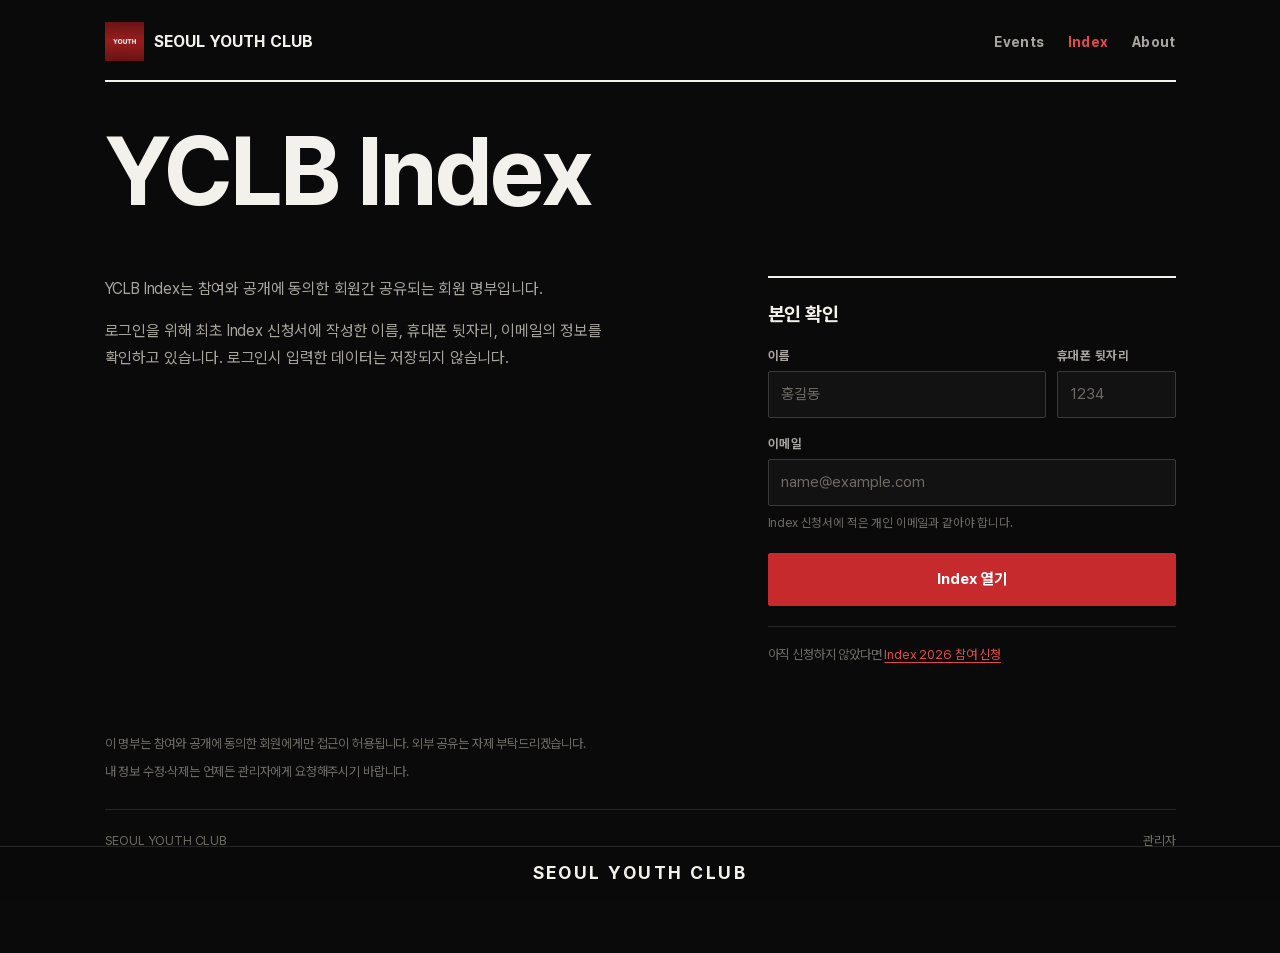
<file: yclb-index.html>
<!doctype html>
<html lang="ko">
<head>
<meta charset="utf-8" />
<meta name="viewport" content="width=device-width, initial-scale=1, viewport-fit=cover" />
<!-- 회원 명부. 검색에 걸리지 않게 한다. 데이터는 이 파일에 없다. -->
<meta name="robots" content="noindex, nofollow" />
<meta name="color-scheme" content="dark" />
<title>YCLB Index · SEOUL YOUTH CLUB</title>
<link rel="icon" type="image/png" sizes="32x32" href="assets/icon-32.png" />
<link rel="icon" type="image/png" sizes="512x512" href="assets/icon.png" />
<link rel="apple-touch-icon" href="assets/icon-180.png" />
<!-- Pretendard (SIL OFL 1.1). 한글·라틴을 한 글꼴로 그려 윈도우·맥·모바일에서 같은 모양으로 보인다. 필요한 글자 묶음만 받는다. -->
<link rel="stylesheet" href="assets/pretendard/pretendardvariable-dynamic-subset.css" />
<style>
  /* YCLB Index. 본인 확인 → 산업 분포 → 검색·필터 → 회원 카드. 데이터는 Apps Script가 확인한 사람에게만 내려준다. */
  :root {
    color-scheme: dark;
    --ink: #0A0A0A; --surface: #121212; --surface-2: #171717;
    --line: #262626; --line-strong: #3A3A3A;
    --text: #F3F1EC; --text-2: #A8A59E; --text-3: #6E6B66;
    --accent: #E04A4C; --accent-dim: #7E2427; --accent-solid: #C62A2D;
    --sage: #8CB08F; --rust: #C0705E;
    --verified: #1D9BF0;
    --font-sans: "Pretendard Variable", Pretendard, -apple-system, BlinkMacSystemFont, system-ui, "Apple SD Gothic Neo", "Malgun Gothic", sans-serif;
  }
  :root[data-theme="light"], :root[data-theme="dark"] { color-scheme: dark; }
  * { box-sizing: border-box; }
  body { margin: 0; background: var(--ink); color: var(--text); font-family: var(--font-sans); font-size: 15px;
    line-height: 1.62; letter-spacing: -0.01em; word-break: keep-all; overflow-wrap: anywhere; -webkit-font-smoothing: antialiased; -moz-osx-font-smoothing: grayscale; text-rendering: optimizeLegibility; overflow-x: hidden; }
  a { color: var(--accent); text-underline-offset: 3px; }
  a:hover { color: var(--text); }
  :focus-visible { outline: 2px solid var(--accent); outline-offset: 2px; border-radius: 2px; }
  .shell { max-width: 68rem; margin: 0 auto; padding: 0 1.15rem 6rem; }
  @media (min-width: 48rem) { .shell { padding: 0 2.5rem 6rem; } }


  .topbar { display: flex; align-items: center; justify-content: space-between; gap: 1rem; padding: 1.3rem 0 1.1rem; border-bottom: 2px solid var(--text); }
  .brand { display: flex; align-items: center; gap: .6rem; text-decoration: none; color: var(--text); }
  .brand .sq { display: grid; place-items: center; width: 2.3rem; height: 2.3rem; background: var(--accent-solid); color: #fff; font-size: .6rem; font-weight: 700; letter-spacing: .04em; }
  .brand .bn { font-size: .95rem; font-weight: 700; letter-spacing: .01em; white-space: nowrap; }
  .nav { display: flex; gap: 1.4rem; list-style: none; margin: 0; padding: 0; }
  .nav a { font-size: .82rem; font-weight: 700; letter-spacing: .02em; color: var(--text-2); text-decoration: none; }
  .nav a.on { color: var(--accent); }
  @media (max-width: 47.99rem) { .brand .bn { font-size: .78rem; } .brand { gap: .45rem; } .nav { gap: 1rem; } }

  .masthead { padding: 2.4rem 0; }
  @media (max-width: 47.99rem) { .masthead { padding: 1.8rem 0; } }
  .masthead h1 { margin: 0; font-weight: 700; line-height: 1; letter-spacing: -.03em; font-size: clamp(2.6rem, 11vw, 6rem); }
  @media (min-width: 48rem) { .masthead h1 { font-size: clamp(3.4rem, 7.6vw, 6rem); } }
  .meta { display: flex; flex-wrap: wrap; justify-content: space-between; gap: .4rem 1rem; margin-top: 1.1rem; font-size: .8rem; color: var(--text-3); font-variant-numeric: tabular-nums; }
  .live { color: var(--sage); }
  .live::before { content: "● "; font-size: .6rem; vertical-align: .1em; }
  .members { font-size: .78rem; font-weight: 700; letter-spacing: .2em; color: var(--accent); margin: 2.2rem 0 .25rem; }
  @media (min-width: 48rem) { .members { font-size: .9rem; } }

  /* 숫자 표지 */
  .stats { display: grid; grid-template-columns: repeat(4, minmax(0, 1fr)); border-top: 2px solid var(--text); border-bottom: 1px solid var(--line); }
  .stat { padding: 1.1rem 1rem 1.2rem 0; min-width: 0; }
  .stat + .stat { border-left: 1px solid var(--line); padding-left: 1rem; }
  .stat .v { font-size: clamp(2rem, 7vw, 3.6rem); font-weight: 700; line-height: 1; letter-spacing: -.05em; font-variant-numeric: tabular-nums; }
  .stat .k { margin-top: .45rem; font-size: .68rem; font-weight: 700; letter-spacing: .14em; color: var(--text-2); }
  @media (max-width: 40rem) {
    .stats { grid-template-columns: repeat(2, minmax(0, 1fr)); }
    .stat:nth-child(3) { border-left: 0; padding-left: 0; }
    .stat:nth-child(n+3) { border-top: 1px solid var(--line); }
  }

  /* 분포 */
  /* 근무지 지도: 서울 25개 구 경계 위에 Index 인증 회원의 근무지를 점으로 */
  .geo { padding: 1.4rem 0 1.2rem; border-top: 2px solid var(--text); }
  .geo-map { position: relative; max-width: 32rem; margin: 0 auto; }
  .geo-map svg { display: block; width: 100%; height: auto; }
  .geo .gu { fill: var(--surface); stroke: var(--line-strong); stroke-width: 1.4; }
  .geo .gu-name { fill: var(--text-3); font-size: 15px; text-anchor: middle; pointer-events: none; }
  .geo .area-name { fill: var(--text); font-size: 17px; font-weight: 700; text-anchor: middle; pointer-events: none; paint-order: stroke; stroke: var(--ink); stroke-width: 4px; }
  .geo .dot { fill: var(--accent); stroke: var(--ink); stroke-width: 2; cursor: pointer; transition: opacity .15s, r .15s; }
  .geo .dot:hover, .geo .dot.on { fill: #ff7476; stroke: var(--text); }
  .geo .dot:focus { outline: none; }
  .geo .dot.dim { opacity: .18; }
  .geo .dot:focus-visible { outline: none; stroke: var(--text); stroke-width: 3; }
  .geo-tip { position: absolute; z-index: 5; min-width: 11rem; max-width: 16rem; padding: .7rem .8rem; background: var(--surface-2); border: 1px solid var(--line-strong);
    border-radius: 2px; box-shadow: 0 8px 24px rgba(0,0,0,.5); font-size: .8rem; line-height: 1.5; pointer-events: auto; transform: translate(-50%, calc(-100% - 14px)); }
  .geo-tip[hidden] { display: none; }
  .geo-tip .t-nm { font-weight: 700; font-size: .95rem; }
  .geo-tip .t-org { color: var(--text); }
  .geo-tip .t-sub { color: var(--text-2); }
  .geo-tip .t-go { appearance: none; background: none; border: 0; padding: 0; margin-top: .4rem; font: inherit; font-size: .74rem; color: var(--accent); cursor: pointer; }
  .geo .dot.home { fill: var(--ink); stroke: var(--accent); }
  .geo .dot.home:hover, .geo .dot.home.on { fill: rgba(224, 74, 76, .35); stroke: #ff7476; }
  .geo-legend { display: flex; justify-content: center; gap: 1.2rem; margin-top: .6rem; font-size: .76rem; color: var(--text-2); }
  .geo-legend[hidden] { display: none; }
  .geo-legend span { display: inline-flex; align-items: center; gap: .35rem; }
  .geo-legend i { width: .62rem; height: .62rem; border-radius: 50%; display: inline-block; }
  .geo-legend .lg-work { background: var(--accent); }
  .geo-legend .lg-home { border: 2px solid var(--accent); }
  .my-loc { max-width: 32rem; margin: 1rem auto 0; padding: .8rem 1rem .7rem; border: 1px solid var(--line); border-radius: 2px; display: flex; flex-wrap: wrap; gap: .35rem 1.2rem; font-size: .82rem; color: var(--text); }
  .my-loc[hidden] { display: none; }
  .my-loc legend { padding: 0 .35rem; font-size: .74rem; font-weight: 700; color: var(--text-2); }
  .my-loc label { display: inline-flex; align-items: center; gap: .35rem; cursor: pointer; }
  .my-loc label.off { color: var(--text-3); cursor: default; }
  .my-loc input { accent-color: var(--accent-solid); margin: 0; }
  .my-loc .def { color: var(--text-3); }
  .my-loc-ok { appearance: none; margin-left: auto; background: var(--accent-solid); border: 0; border-radius: 2px; color: #fff; font: inherit; font-size: .78rem; font-weight: 700; padding: .35rem .95rem; cursor: pointer; }
  .my-loc-ok:disabled { background: var(--surface-2); color: var(--text-3); cursor: default; }
  .my-loc-msg { flex-basis: 100%; font-size: .74rem; color: var(--text-3); min-height: 0; }
  .my-loc-msg:empty { display: none; }
  .facet { display: inline-flex; border: 1px solid var(--line-strong); border-radius: 2px; overflow: hidden; align-self: flex-start; }
  .facet button { appearance: none; background: none; border: 0; padding: .38rem .9rem; font: inherit; font-size: .8rem; font-weight: 700; color: var(--text-2); cursor: pointer; }
  .facet button + button { border-left: 1px solid var(--line-strong); }
  .facet button[aria-pressed="true"] { background: var(--text); color: var(--ink); }
  .card.flash { outline: 2px solid var(--accent); outline-offset: -2px; transition: outline-color .6s; }
  .dist { padding: 1rem 0 .4rem; border-top: 1px solid var(--line); }
  .dist-toggle { appearance: none; background: none; border: 0; padding: 0; font: inherit; font-size: .78rem; font-weight: 700; color: var(--text-2); cursor: pointer; }
  .dist-toggle::after { content: " \25BE"; }
  .dist-toggle[aria-expanded="true"]::after { content: " \25B4"; }
  .dist-toggle:hover { color: var(--text); }
  .dist .bars { margin-top: .8rem; }
  .dist .bars[hidden] { display: none; }
  .dist h2 { margin: 0 0 .7rem; font-size: .78rem; font-weight: 700; letter-spacing: 0; color: var(--text-2); }
  .bars { display: grid; grid-template-columns: repeat(2, minmax(0, 1fr)); gap: .2rem 3rem; }
  .bar { appearance: none; background: none; border: 0; font: inherit; color: var(--text-2); cursor: pointer; text-align: left;
    display: grid; grid-template-columns: 8.5rem minmax(0, 1fr); gap: .8rem; align-items: center; font-size: .8rem; padding: .18rem 0; }
  .bar:hover, .bar[aria-pressed="true"] { color: var(--text); }
  .bar i { display: block; height: .42rem; background: var(--line); position: relative; }
  .bar i b { position: absolute; inset: 0 auto 0 0; background: var(--text-2); }
  .bar:hover i b { background: var(--text); }
  .bar[aria-pressed="true"] i b { background: var(--accent); }
  .bar .c { text-align: right; font-variant-numeric: tabular-nums; color: var(--text); }
  .bar .t { white-space: nowrap; overflow: hidden; text-overflow: ellipsis; }
  @media (max-width: 47.99rem) { .bars { grid-template-columns: 1fr; } .bar { grid-template-columns: 7rem minmax(0, 1fr); } }

  /* 검색 + 필터 */
  .tools { display: flex; flex-direction: column; gap: .7rem; padding: 1rem 0 0; }
  .search { width: 100%; background: var(--surface); border: 1px solid var(--line-strong); border-radius: 2px; color: var(--text);
    font: inherit; font-size: .9rem; padding: .6rem .75rem; min-width: 0; }
  .search:focus { border-color: var(--accent-dim); outline: none; }
  .search::placeholder { color: var(--text-3); }
  .filters { display: flex; flex-wrap: wrap; gap: .4rem; }
  .filters button { appearance: none; cursor: pointer; font: inherit; font-size: .78rem; font-weight: 700; color: var(--text);
    background: none; border: 1px solid var(--text); border-radius: 99px; padding: .32rem .85rem; }
  .filters button[aria-pressed="true"] { background: var(--text); color: var(--ink); }
  .filters .n { font-weight: 400; opacity: .6; margin-left: .25rem; font-variant-numeric: tabular-nums; }
  .active { display: flex; flex-wrap: wrap; gap: .4rem .8rem; align-items: center; font-size: .78rem; color: var(--text-3); min-height: 1.6rem; }
  .active b { color: var(--text); }
  .clear { appearance: none; background: none; border: 0; padding: 0; font: inherit; font-size: .78rem; color: var(--accent); cursor: pointer; }

  /* 카드 */
  .cards { display: grid; grid-template-columns: repeat(3, minmax(0, 1fr)); gap: 1px; background: var(--line); border: 1px solid var(--line); margin-top: .6rem; }
  .card { background: var(--ink); padding: 1.2rem 1.15rem 1.05rem; display: flex; flex-direction: column; gap: .75rem; min-width: 0; }
  .card-top { display: flex; align-items: center; gap: .75rem; }
  .who { min-width: 0; }
  .nm { margin: 0; font-size: 1.05rem; line-height: 1.3; font-weight: 700; letter-spacing: -.02em; }
  .nk { font-weight: 400; font-size: .76rem; color: var(--text-3); margin-left: .3rem; }
  .org { margin-top: .1rem; font-size: .82rem; color: var(--text); overflow-wrap: anywhere; }
  .pos { font-size: .78rem; color: var(--text-2); overflow-wrap: anywhere; }
  .pills { display: flex; flex-wrap: wrap; gap: .3rem; }
  .pill { font-size: .7rem; font-weight: 700; border: 1px solid var(--line-strong); border-radius: 99px; padding: .1rem .55rem; color: var(--text-2); }
  .pill.ind { border-color: var(--text-3); color: var(--text); }
  .give { margin: 0; font-size: .82rem; color: var(--text-2); overflow-wrap: anywhere; }
  .give::before { content: "도움 줄 수 있는 영역"; display: block; font-size: .72rem; font-weight: 700; letter-spacing: 0; color: var(--text); margin-bottom: .2rem; }
  .give.clamp { display: -webkit-box; -webkit-line-clamp: 4; -webkit-box-orient: vertical; overflow: hidden; }
  .give-more { appearance: none; background: none; border: 0; padding: 0; font: inherit; font-size: .74rem; color: var(--text-3); cursor: pointer; align-self: flex-start; }
  .give-more:hover { color: var(--accent); }
  .want { font-size: .8rem; color: var(--text-2); }
  .want b { display: block; font-size: .72rem; font-weight: 700; letter-spacing: 0; color: var(--text); margin-bottom: .2rem; }
  .card-foot { margin-top: auto; padding-top: .7rem; border-top: 1px dashed var(--line-strong); display: flex; flex-wrap: wrap; gap: .3rem 1rem; align-items: center; font-size: .8rem; }
  .card-foot a { color: var(--text); text-decoration: none; }
  .sns { display: inline-flex; align-items: center; gap: .35rem; }
  .sns .ico { width: 1rem; height: 1rem; flex: none; color: #fff; }
  .card-foot a:hover { color: var(--accent); }
  .card-foot .off { color: var(--text-3); }
  .vb { display: inline-block; width: .95em; height: .95em; margin-left: .18em; vertical-align: -.12em; }
  .vb svg { display: block; width: 100%; height: 100%; }
  .vb .seal { fill: var(--verified); }
  .vb .tick { fill: none; stroke: #fff; stroke-width: 2.6; stroke-linecap: round; stroke-linejoin: round; }
  /* HOST 배지: 글자가 상자 정중앙에 오도록 글자 상자를 대문자 높이로 잘라낸다(지원 브라우저).
     지원하지 않는 브라우저는 아래쪽 여백(글꼴의 내림 공간)을 덜어 같은 모양으로 맞춘다. 픽셀로 재서 맞춘 값. */
  .host { display: inline-block; margin-left: .35rem; vertical-align: .14em; background: #fff; color: #0A0A0A; font-size: 11px; font-weight: 700; letter-spacing: .08em; line-height: 1; padding: 3px 6px 1.8px; border-radius: 2px; white-space: nowrap; }
  @supports (text-box: trim-both cap alphabetic) { .host { text-box: trim-both cap alphabetic; padding: 4.25px 6px 3.75px; } }
  /* INSIGHT 배지: HOST와 같은 크기, 테두리만 */
  .host.ins { background: transparent; color: #fff; box-shadow: inset 0 0 0 1px #fff; }

  /* 나의 HOST 기록 (본인·관리자만) */
  .hp { margin: 1.6rem 0 2.2rem; }
  .hp[hidden] { display: none; }
  .hp-top { border-bottom: 2px solid var(--text); padding-bottom: 1rem; }
  .hp-top .k { font-size: .72rem; letter-spacing: .2em; color: var(--accent); font-weight: 800; }
  .hp-top h2 { margin: .3rem 0 0; font-size: 1.6rem; line-height: 1.25; letter-spacing: -.03em; }
  .hp-top .s4 { font-size: .82rem; color: var(--text-2); margin-top: .35rem; }
  .kpi { display: grid; grid-template-columns: repeat(3, minmax(0, 1fr)); border-bottom: 1px solid var(--line); }
  .kpi div { padding: .9rem 1rem .9rem 0; min-width: 0; }
  .kpi div + div { border-left: 1px solid var(--line); padding-left: 1rem; }
  .kpi b { display: block; font-size: 1.8rem; font-weight: 800; letter-spacing: -.04em; line-height: 1.1; font-variant-numeric: tabular-nums; }
  .kpi span { font-size: .72rem; color: var(--text-2); letter-spacing: .02em; }
  .hr { display: grid; grid-template-columns: 6rem minmax(0, 1fr) auto; gap: 1rem; align-items: center; padding: .75rem 0; border-bottom: 1px solid var(--line); }
  .hr .d { font-weight: 800; font-size: 1.02rem; letter-spacing: -.02em; font-variant-numeric: tabular-nums; line-height: 1.25; }
  .hr .d small { display: block; font-size: .64rem; color: var(--text-3); letter-spacing: .08em; font-weight: 700; margin-top: .1rem; }
  .hr .t { font-weight: 700; font-size: .9rem; min-width: 0; }
  .hr .c { font-size: .74rem; color: var(--text-2); text-align: right; white-space: nowrap; }
  .hr.up { background: rgba(198,42,45,.08); padding-inline: .6rem; margin-inline: -.6rem; }
  .hr.up .d { color: var(--accent); }
  @media (max-width: 34rem) { .hr { grid-template-columns: 5.2rem minmax(0, 1fr); gap: .15rem .8rem; } .hr .d { grid-row: span 2; } .hr .c { grid-column: 2; text-align: left; } }
  .hp-more { margin-top: .7rem; }
  .hp-note { margin-top: .7rem; font-size: .72rem; color: var(--text-3); }

  /* 관리자: HOST 이름 연결 */
  .ha { margin: 1.6rem 0 2.2rem; border: 1px solid var(--line-strong); padding: 1.1rem 1.15rem 1rem; background: var(--surface); }
  .ha[hidden] { display: none; }
  .ha h2 { margin: 0; font-size: 1.05rem; letter-spacing: -.02em; }
  .ha .sum { font-size: .78rem; color: var(--text-2); margin-top: .25rem; }
  .ha .err { color: var(--rust); font-size: .78rem; margin-top: .4rem; }
  .ha .rule { font-size: .74rem; color: var(--text-3); margin-top: .5rem; line-height: 1.6; }
  .q2 { padding: .65rem 0; border-bottom: 1px solid var(--line); font-size: .84rem; }
  .q2:last-child { border-bottom: 0; }
  .q2 .lb { font-weight: 700; }
  .q2 .lb .n { font-weight: 400; color: var(--text-3); margin-left: .35rem; font-size: .76rem; }
  .q2 .al { font-size: .76rem; color: var(--text-2); margin-top: .15rem; }
  .q2 .st { font-size: .68rem; font-weight: 800; letter-spacing: .06em; margin-right: .4rem; }
  .q2 .st.dup { color: #E0B44A; } .q2 .st.none { color: var(--rust); } .q2 .st.ok { color: var(--sage); }
  .q2 button.lb { appearance: none; background: none; border: 0; padding: 0; font: inherit; font-weight: 700; color: var(--text); cursor: pointer; text-align: left; }
  .q2 button.lb:hover { color: var(--accent); }
  .q2 .rec { margin-top: .4rem; }
  .ha-list { margin-top: .7rem; border-top: 1px solid var(--line); }
  @media (max-width: 60rem) { .cards { grid-template-columns: repeat(2, minmax(0, 1fr)); } }
  @media (max-width: 34rem) { .cards { grid-template-columns: 1fr; } }
  .empty { background: var(--ink); padding: 2.5rem 1rem; color: var(--text-3); grid-column: 1 / -1; }

  .btn { appearance: none; cursor: pointer; font: inherit; white-space: nowrap; background: var(--accent-solid); border: 1px solid var(--accent-solid);
    border-radius: 2px; color: #fff; font-size: .82rem; font-weight: 700; padding: .55rem 1rem; }
  .btn:hover { background: var(--accent); border-color: var(--accent); }

  .gcard { gap: .55rem; }

  /* 관리자 */
  .admin-bar { position: sticky; top: env(safe-area-inset-top, 0px); z-index: 30; background: #fff; color: #0A0A0A; display: flex; flex-wrap: wrap; align-items: center; gap: .4rem 1rem; padding: .55rem 1.15rem; font-size: .8rem; }
  .admin-bar[hidden] { display: none; }
  .admin-bar b { letter-spacing: .08em; }
  .admin-bar .sp { flex: 1; }
  .admin-bar button { appearance: none; font: inherit; font-size: .76rem; font-weight: 700; background: #0A0A0A; color: #fff; border: 0; border-radius: 2px; padding: .3rem .7rem; cursor: pointer; }
  .hostck { display: inline-flex; align-items: center; gap: .35rem; font-size: .76rem; font-weight: 700; color: var(--text-2); cursor: pointer; user-select: none; margin-top: .2rem; }
  .hostck input { width: 1rem; height: 1rem; accent-color: var(--verified); margin: 0; cursor: pointer; }
  .hostck input:disabled { cursor: wait; }
  body:not(.is-admin) .hostck { display: none; }
  .admin-link { appearance: none; background: none; border: 0; padding: 0; font: inherit; font-size: .75rem; color: var(--text-3); cursor: pointer; }
  .admin-link:hover { color: var(--text-2); }
  dialog.pw { border: 1px solid var(--line-strong); border-radius: 2px; background: var(--surface); color: var(--text); padding: 1.3rem 1.3rem 1.1rem; width: min(20rem, calc(100vw - 2rem)); }
  dialog.pw::backdrop { background: rgba(5,5,5,.8); }
  dialog.pw h2 { margin: 0 0 .8rem; font-size: 1rem; }
  dialog.pw .acts { display: flex; gap: .5rem; justify-content: flex-end; margin-top: .9rem; }
  dialog.pw .ghost { background: none; border: 1px solid var(--line-strong); color: var(--text-2); }
  dialog.pw .err { color: var(--rust); font-size: .76rem; min-height: 1.1em; margin-top: .4rem; }

  /* 입장 화면 */
  .gate { display: grid; grid-template-columns: minmax(0, 1fr) minmax(0, 24rem); gap: 2.5rem; padding: 1rem 0 0; align-items: start; }
  .gate-copy p { margin: 0 0 .9rem; color: var(--text-2); font-size: .92rem; line-height: 1.7; max-width: 32rem; }
  .gate-copy p:last-child { margin-bottom: 0; }
  .gate-copy ol { margin: 1.2rem 0 0; padding: 0; list-style: none; display: flex; flex-direction: column; gap: .55rem; font-size: .84rem; color: var(--text-2); }
  .gate-copy li { display: grid; grid-template-columns: 1.6rem minmax(0, 1fr); }
  .gate-copy li b { color: var(--accent); font-variant-numeric: tabular-nums; }
  .gate-form { border-top: 2px solid var(--text); padding-top: 1.2rem; display: flex; flex-direction: column; gap: .9rem; }
  .gate-form h2 { margin: 0; font-size: 1.15rem; letter-spacing: -.02em; }
  .gate-form label { display: block; font-size: .74rem; font-weight: 700; letter-spacing: .04em; color: var(--text-2); margin-bottom: .3rem; }
  .gate-form .row2 { display: grid; grid-template-columns: minmax(0, 1fr) 7rem; gap: .6rem; }
  .gate-form .hint { font-size: .72rem; color: var(--text-3); margin-top: .4rem; }
  .gate-form .btn { width: 100%; padding: .75rem 1rem; font-size: .9rem; margin-top: .3rem; }
  .gate-form .msg { font-size: .8rem; color: var(--text-2); margin-top: -.3rem; }
  .gate-form .msg:empty { display: none; }
  .gate-form .apply-note { margin-top: .3rem; padding-top: 1rem; border-top: 1px solid var(--line); font-size: .78rem; color: var(--text-3); }
  .gate-form .msg.err { color: var(--rust); }
  @media (max-width: 47.99rem) { .gate { grid-template-columns: 1fr; gap: 1.6rem; } }

  .notice { margin-top: 4rem; font-size: .76rem; line-height: 1.65; color: var(--text-3); display: flex; flex-direction: column; gap: .35rem; }
  @media (max-width: 47.99rem) { .notice { margin-top: 3rem; } }
  .foot { margin-top: 1.6rem; padding-top: 1.2rem; border-top: 1px solid var(--line); display: flex; justify-content: space-between; align-items: center; gap: 1rem; font-size: 0.75rem; color: var(--text-3); }
  .dock { position: fixed; left: 0; right: 0; bottom: 0; z-index: 40; pointer-events: none; display: flex; justify-content: center;
    padding: .7rem 0 calc(.7rem + env(safe-area-inset-bottom, 0px)); background: rgba(10,10,10,.96); border-top: 1px solid var(--line); }
  .dock span { font-size: .9rem; font-weight: 700; letter-spacing: .14em; white-space: nowrap; }
  @media (min-width: 48rem) { .dock span { font-size: 1.05rem; } }
  @media (max-width: 47.99rem) { .dock { padding-block: .55rem calc(.55rem + env(safe-area-inset-bottom, 0px)); } .dock span { font-size: .78rem; } }

  /* 상태 화면 */
  .state { padding: 2.5rem 0; color: var(--text-2); font-size: .9rem; }
  .who-bar { display: flex; flex-wrap: wrap; justify-content: flex-end; gap: .5rem 1rem; padding-top: .8rem; font-size: .76rem; color: var(--text-3); }
  .linkish { appearance: none; background: none; border: 0; padding: 0; font: inherit; color: var(--text-3); cursor: pointer; text-decoration: underline; text-underline-offset: 3px; }
  .linkish:hover { color: var(--text); }
</style>
<link rel="stylesheet" href="assets/site.css" />
</head>
<body>
<div class="admin-bar" id="adminBar" hidden><b>관리자 모드</b><span id="adminMsg">카드의 체크 칸을 누르면 바로 저장됩니다.</span><span class="sp"></span><button type="button" id="adminExit">나가기</button></div>
<div class="shell">
  <nav class="topbar" aria-label="메인 메뉴">
    <a class="brand" href="./"><img class="sq" src="assets/youth-mark.jpg" width="192" height="192" alt=""><span class="bn">SEOUL YOUTH CLUB</span></a>
    <ul class="nav"><li><a href="./">Events</a></li><li><a href="yclb-index" class="on" aria-current="page">Index</a></li><li><a href="about">About</a></li></ul>
  </nav>
  <header class="masthead">
    <h1>YCLB Index</h1>
  </header>
  <main>
    <section id="view-gate">
      <div class="gate">
        <div class="gate-copy">
          <p>YCLB Index는 참여와 공개에 동의한 회원간 공유되는 회원 명부입니다.</p>
          <p>로그인을 위해 최초 Index 신청서에 작성한 이름, 휴대폰 뒷자리, 이메일의 정보를 확인하고 있습니다. 로그인시 입력한 데이터는 저장되지 않습니다.</p>
        </div>
        <form class="gate-form" id="gateForm" novalidate>
          <h2>본인 확인</h2>
          <div class="row2">
            <div><label for="g-name">이름</label><input class="search" id="g-name" autocomplete="off" placeholder="홍길동"></div>
            <div><label for="g-tail">휴대폰 뒷자리</label><input class="search" id="g-tail" inputmode="numeric" maxlength="4" autocomplete="off" placeholder="1234"></div>
          </div>
          <div><label for="g-email">이메일</label><input class="search" id="g-email" type="email" autocomplete="off" placeholder="name@example.com"><div class="hint">Index 신청서에 적은 개인 이메일과 같아야 합니다.</div></div>
          <button class="btn" type="submit" id="gateBtn">Index 열기</button>
          <div class="msg" id="gateMsg" role="status"></div>
          <div class="apply-note">아직 신청하지 않았다면 <a href="https://forms.gle/X382yeoP3pL44kKF9" target="_blank" rel="noopener noreferrer">Index 2026 참여 신청</a></div>
        </form>
      </div>
    </section>
    <p class="state" id="view-state" hidden></p>
    <section id="view-board" hidden>
      <section class="ha" id="hostAdmin" hidden aria-label="HOST 이름 연결"></section>
      <section class="hp" id="myHost" hidden aria-label="나의 HOST 기록"></section>
      <div class="geo" id="geo" aria-label="서울 근무지 지도">
        <div class="geo-map" id="geoMap"><div class="geo-tip" id="geoTip" role="dialog" hidden></div></div>
        <div class="geo-legend" id="geoLegend" hidden><span><i class="lg-work"></i>근무지</span><span><i class="lg-home"></i>거주지</span></div>
        <fieldset class="my-loc" id="myLoc" hidden>
          <legend>나의 위치 표시</legend>
          <label><input type="radio" name="myLoc" value="work"> 근무지 기준 표기 <span class="def">(기본값)</span></label>
          <label><input type="radio" name="myLoc" value="home"> 거주지 기준으로 노출</label>
          <label><input type="radio" name="myLoc" value="both"> 근무지와 거주지 둘 다 노출</label>
          <button type="button" class="my-loc-ok" id="myLocOk" disabled>확인</button>
          <div class="my-loc-msg" id="myLocMsg" role="status"></div>
        </fieldset>
      </div>
      <div class="dist">
        <button type="button" class="dist-toggle" id="distToggle" aria-expanded="false" aria-controls="barsInd">데이터가 확인된 산업</button>
        <div class="bars" id="barsInd" hidden></div>
      </div>
      <div class="tools">
        <input class="search" id="q" type="search" placeholder="키워드 검색하기" aria-label="키워드 검색">
        <div class="facet" role="group" aria-label="보기 기준">
          <button type="button" data-facet="work" aria-pressed="true">지역별</button><button type="button" data-facet="ind" aria-pressed="false">업종별</button>
        </div>
        <div class="filters" id="indFilters" role="group" aria-label="필터"></div>
        <div class="active" id="active" role="status"></div>
      </div>
      <div class="cards" id="cards"></div>
      <div class="who-bar"><button type="button" class="linkish" id="logout">이 기기에서 로그아웃</button></div>
    </section>
  </main>
  <div class="notice">
    <span>이 명부는 참여와 공개에 동의한 회원에게만 접근이 허용됩니다. 외부 공유는 자제 부탁드리겠습니다.</span>
    <span>내 정보 수정·삭제는 언제든 관리자에게 요청해주시기 바랍니다.</span>
  </div>
  <footer class="foot"><span>SEOUL YOUTH CLUB</span><button type="button" class="admin-link" id="adminOpen">관리자</button></footer>
  <dialog class="pw" id="pwDlg"><form method="dialog" id="pwForm"><h2>관리자 접속</h2><label for="pw" style="font-size:.74rem;color:var(--text-2)">비밀번호</label><input class="search" id="pw" type="password" autocomplete="off"><div class="err" id="pwErr" role="status"></div><div class="acts"><button type="button" class="btn ghost" id="pwCancel">취소</button><button type="submit" class="btn">접속</button></div></form></dialog>
</div>
<div class="dock" aria-hidden="true"><span>SEOUL YOUTH CLUB</span></div>
<script>
"use strict";
/* ------------------------------------------------------------------ *
 * 이 파일에는 회원 데이터가 없다. Apps Script(data/config.json 의
 * signupEndpoint)가 본인 확인을 마친 사람에게만 명부를 돌려준다.
 *   로그인: 이름 + 휴대폰 뒷자리 + 이메일 → 7일짜리 토큰(이 기기 localStorage)
 *   관리자: 비밀번호를 서버가 확인한다(스크립트 속성 INDEX_ADMIN_KEY).
 * ------------------------------------------------------------------ */
let ENDPOINT = "";
let M = [], G = [];
const HOSTS = new Set(), INSIGHT = new Set();
const isHost = id => HOSTS.has(id), isIns = id => INSIGHT.has(id);
let HOST_SRC = "manual", MYHOST = null, HADMIN = null;
const TOKEN_KEY = "yclb-index-token", ADMIN_KEY = "yclb-index-admin";
const store = {
  get(s, k) { try { return s.getItem(k); } catch (_) { return null; } },
  set(s, k, v) { try { s.setItem(k, v); } catch (_) {} },
  del(s, k) { try { s.removeItem(k); } catch (_) {} },
};
const esc = s => String(s).replace(/[&<>"']/g, c => ({ "&": "&amp;", "<": "&lt;", ">": "&gt;", '"': "&quot;", "'": "&#39;" }[c]));
const SEAL = '<span class="vb" role="img" aria-label="YCLB Index 인증"><svg viewBox="0 0 24 24" aria-hidden="true"><path class="seal" d="M12.00 0.80 L14.48 2.73 L17.60 2.30 L18.79 5.21 L21.70 6.40 L21.27 9.52 L23.20 12.00 L21.27 14.48 L21.70 17.60 L18.79 18.79 L17.60 21.70 L14.48 21.27 L12.00 23.20 L9.52 21.27 L6.40 21.70 L5.21 18.79 L2.30 17.60 L2.73 14.48 L0.80 12.00 L2.73 9.52 L2.30 6.40 L5.21 5.21 L6.40 2.30 L9.52 2.73Z"/><path class="tick" d="M7.4 12.3 L10.6 15.4 L16.8 8.9"/></svg></span>';
const count = arr => { const c = {}; arr.forEach(x => { if (x) c[x] = (c[x] || 0) + 1; }); return Object.entries(c).sort((a, b) => b[1] - a[1] || a[0].localeCompare(b[0], "ko")); };
let inds = [];
const state = { q: "", ind: "", work: "", job: "" };
function bars(id, list, key) {
  const max = list.length ? list[0][1] : 1;
  document.getElementById(id).innerHTML = list.map(([k, n]) =>
    `<button type="button" class="bar" data-key="${key}" data-val="${esc(k)}" aria-pressed="false"><span class="t">${esc(k)}</span><i><b style="width:${(n / max * 100).toFixed(1)}%"></b></i></button>`).join("");
}
const IG_ICON = '<svg class="ico" viewBox="0 0 24 24" aria-hidden="true"><rect x="3" y="3" width="18" height="18" rx="5" fill="none" stroke="currentColor" stroke-width="2"/><circle cx="12" cy="12" r="4.2" fill="none" stroke="currentColor" stroke-width="2"/><circle cx="17.4" cy="6.6" r="1.3" fill="currentColor"/></svg>';
const LI_ICON = '<svg class="ico" viewBox="0 0 24 24" aria-hidden="true"><rect x="2" y="2" width="20" height="20" rx="3" fill="currentColor"/><g fill="#0A0A0A"><rect x="5.6" y="9.6" width="2.9" height="8.6"/><circle cx="7.05" cy="6.6" r="1.7"/><path d="M10.6 9.6h2.8v1.2c.5-.8 1.5-1.4 2.9-1.4 2.3 0 3.2 1.4 3.2 3.9v4.9h-2.9v-4.4c0-1.2-.3-2-1.4-2-1.2 0-1.7.9-1.7 2.1v4.3h-2.9z"/></g></svg>';
const hostTag = id => (isHost(id) ? `<span class="host">HOST</span>` : "") + (isIns(id) ? `<span class="host ins">INSIGHT</span>` : "");
const badgeText = id => (isHost(id) ? "HOST 호스트 " : "") + (isIns(id) ? "INSIGHT 인사이트" : "");
/* 관리자 체크: INSIGHT 는 늘, HOST 는 Notion 연결 전(수동 방식)에만. Notion이 붙으면 HOST는 기록으로 자동. */
const hostCk = id => (HOST_SRC === "manual" ? `<label class="hostck"><input type="checkbox" data-mark="host" data-id="${id}"${isHost(id) ? " checked" : ""}>HOST</label> ` : "")
  + `<label class="hostck"><input type="checkbox" data-mark="insight" data-id="${id}"${isIns(id) ? " checked" : ""}>INSIGHT</label>`;
function card(m, i) {
  const pos = [m.dept, m.title].filter(Boolean).join(" · ");
  const links = [
    m.ig ? `<a class="sns" href="https://instagram.com/${encodeURIComponent(m.ig)}" target="_blank" rel="noopener noreferrer">${IG_ICON}@${esc(m.ig)}</a>` : "",
    m.li ? `<a class="sns" href="${esc(m.li)}" target="_blank" rel="noopener noreferrer">${LI_ICON}LinkedIn</a>` : "",
  ].filter(Boolean).join("") || `<span class="off">SNS 비공개</span>`;
  const long = m.give.length > 90;
  return `<article class="card" data-mid="${m.id}">
    <div class="card-top">
      <div class="who"><h3 class="nm">${esc(m.name)}${SEAL}${hostTag(m.id)}${m.nick ? `<span class="nk">${esc(m.nick)}</span>` : ""}</h3>
        <div class="org">${esc(m.org)}</div>${pos ? `<div class="pos">${esc(pos)}</div>` : ""}${hostCk(m.id)}</div></div>
    <div class="pills"><span class="pill ind">${esc(m.ind)}</span><span class="pill">${esc(m.job)}</span>${m.work ? `<span class="pill">${esc(m.work)}</span>` : ""}</div>
    ${m.give ? `<p class="give${long ? " clamp" : ""}" id="gv${i}">${esc(m.give)}</p>${long ? `<button type="button" class="give-more" data-t="gv${i}">더 보기</button>` : ""}` : ""}
    ${m.want.length ? `<div class="want"><b>찾는 연결</b><span>${m.want.map(esc).join(" · ")}</span></div>` : ""}
    <div class="card-foot">${links}</div>
  </article>`;
}
function hitGuest(g) {
  if (state.work || state.job) return false;
  if (state.ind && g.ind !== state.ind) return false;
  if (!state.q) return true;
  return [g.mask, g.org, g.ind, badgeText(g.id)].join(" ").toLowerCase().includes(state.q.toLowerCase());
}
function gcard(g) {
  return `<article class="card gcard">
    <div class="card-top"><div class="who"><h3 class="nm">${esc(g.mask)}${hostTag(g.id)}</h3>
      ${g.org ? `<div class="org">${esc(g.org)}</div>` : `<div class="pos">소속 미기재</div>`}${hostCk(g.id)}</div></div>
    ${g.ind ? `<div class="pills"><span class="pill ind">${esc(g.ind)}</span></div>` : ""}
  </article>`;
}
/* 지도·지역 필터에 쓰는 위치. 본인이 고른 '나의 위치 표시'를 따른다(서버가 허락한 경우에만 home 이 온다). */
function locs(m) {
  const out = [];
  if (m.loc !== "home" && m.work) out.push({ kind: "work", area: m.work });
  if ((m.loc === "home" || m.loc === "both") && m.home) out.push({ kind: "home", area: m.home });
  if (!out.length && m.work) out.push({ kind: "work", area: m.work });
  return out;
}
function hit(m) {
  if (state.ind && m.ind !== state.ind) return false;
  if (state.work && !locs(m).some(l => l.area === state.work)) return false;
  if (state.job && m.job !== state.job) return false;
  if (!state.q) return true;
  return [m.name, m.nick, m.org, m.dept, m.title, m.ind, m.job, m.work, m.ig, m.give, m.want.join(" "), badgeText(m.id)].join(" ").toLowerCase().includes(state.q.toLowerCase());
}
const isLatin = s => /^[A-Za-z]/.test(s);
// latinFirst=false: 가나다 → A-Z, true: A-Z → 가나다
function byName(a, b, latinFirst) {
  const la = isLatin(a), lb = isLatin(b);
  if (la !== lb) return (la ? -1 : 1) * (latinFirst ? 1 : -1);
  return la ? a.localeCompare(b, "en", { sensitivity: "base" }) : a.localeCompare(b, "ko");
}
function guestOrder(a, b) {
  return byName(a.mask, b.mask, true) || (!a.org - !b.org) || byName(a.org, b.org, true);
}
function draw() {
  // 한 명단: Index 인증 회원(상세 카드)이 먼저, 그 뒤로 나머지 회원(성·소속·산업).
  const vs = M.filter(hit).sort((a, b) => byName(a.name, b.name, false)), gs = G.filter(hitGuest).sort(guestOrder), list = vs.concat(gs);
  const cards = document.getElementById("cards");
  cards.innerHTML = list.length ? vs.map(card).join("") + gs.map(gcard).join("") : `<p class="empty">조건에 맞는 회원이 없습니다.</p>`;
  cards.querySelectorAll(".give-more").forEach(b => b.addEventListener("click", () => {
    const p = document.getElementById(b.dataset.t); p.classList.toggle("clamp"); b.textContent = p.classList.contains("clamp") ? "더 보기" : "접기";
  }));
  wireHostChecks();
  if (geoReady) dimGeo();
  document.querySelectorAll(".bar").forEach(b => b.setAttribute("aria-pressed", String(state[b.dataset.key] === b.dataset.val)));
  document.querySelectorAll("#indFilters button").forEach(b => b.setAttribute("aria-pressed", String((state[b.dataset.key] || "") === b.dataset.val)));
  const parts = [state.ind && `산업 <b>${esc(state.ind)}</b>`, state.work && `지역 <b>${esc(state.work)}</b>`, state.job && `직무 <b>${esc(state.job)}</b>`, state.q && `검색 <b>${esc(state.q)}</b>`].filter(Boolean);
  document.getElementById("active").innerHTML = (parts.length ? parts.map(p => `<span>${p}</span>`).join("") + `<button type="button" class="clear" id="clear">조건 지우기</button>` : "");
  const c = document.getElementById("clear");
  if (c) c.addEventListener("click", () => { state.q = state.ind = state.work = state.job = ""; document.getElementById("q").value = ""; draw(); });
}
function setupFilters() {
  inds = count(M.map(m => m.ind).concat(G.map(g => g.ind)));
  bars("barsInd", inds, "ind");

  document.querySelectorAll(".bar").forEach(b => b.addEventListener("click", () => {
    if (facet !== "ind") { facet = "ind"; state.work = ""; renderFacet(); }
    state[b.dataset.key] = state[b.dataset.key] === b.dataset.val ? "" : b.dataset.val; draw();
    document.getElementById("q").scrollIntoView({ block: "start", behavior: matchMedia("(prefers-reduced-motion: reduce)").matches ? "auto" : "smooth" });
  }));
}
/* 필터 줄: 업종별이면 산업, 지역별이면 근무지·거주지 지역. 기준을 바꾸면 기존 조건은 지운다. */
let facet = "work";   // 기본은 지역별
function renderFacet() {
  const key = facet === "work" ? "work" : "ind";
  const list = key === "ind" ? inds : count(M.flatMap(m => locs(m).map(l => l.area)));
  const box = document.getElementById("indFilters");
  box.setAttribute("aria-label", key === "ind" ? "업종" : "지역");
  box.innerHTML = `<button type="button" data-key="${key}" data-val="" aria-pressed="true">전체</button>` +
    list.map(([k]) => `<button type="button" data-key="${key}" data-val="${esc(k)}" aria-pressed="false">${esc(k)}</button>`).join("");
  box.querySelectorAll("button").forEach(b => b.addEventListener("click", () => { state[key] = b.dataset.val; draw(); }));
  document.querySelectorAll(".facet button").forEach(b => b.setAttribute("aria-pressed", String(b.dataset.facet === facet)));
}
document.querySelectorAll(".facet button").forEach(b => b.addEventListener("click", () => {
  if (facet === b.dataset.facet) return;
  facet = b.dataset.facet; state.ind = state.work = ""; renderFacet(); draw();
}));
document.getElementById("distToggle").addEventListener("click", e => {
  const open = e.currentTarget.getAttribute("aria-expanded") !== "true";
  e.currentTarget.setAttribute("aria-expanded", String(open));
  document.getElementById("barsInd").hidden = !open;
});
document.getElementById("q").addEventListener("input", e => { state.q = e.target.value.trim(); draw(); });

/* ---------- 서버 ---------- */
function call(body) {
  return fetch(ENDPOINT, {
    method: "POST",
    headers: { "Content-Type": "text/plain;charset=utf-8" },   // preflight 없이
    body: JSON.stringify(Object.assign({ action: "index" }, body)),
  }).then(r => r.json());
}

function view(which, text) {
  document.getElementById("view-gate").hidden = which !== "gate";
  document.getElementById("view-board").hidden = which !== "board";
  const s = document.getElementById("view-state");
  s.hidden = which !== "state"; s.textContent = text || "";
}

let filtersReady = false;
/* ---------- 근무지 지도 ----------
 * 서울 25개 구 경계: npm korea-sigungu-geocoding 1.3.1 의 시군구 경계(MIT License,
 * https://github.com/sh5080/korea-sigungu-geocoding)를 단순화해 SVG 경로로 옮긴 것. */
const SEOUL = {"w":1000,"h":823,"proj":{"lat0":37.55,"k":0.7928217937073553,"minx":100.50178690681521,"maxy":37.7014552971994,"scale":3014.523646365939},"gu":[{"code":"11110","name":"종로구","d":"M605,368L602,361L598,359L593,362L591,361L588,365L583,365L579,359L580,357L578,348L576,345L573,344L571,340L568,338L566,330L564,329L537,332L531,328L528,323L524,323L513,317L508,311L511,303L531,294L529,284L531,279L529,277L528,272L530,264L526,258L522,248L523,242L519,233L514,226L515,222L514,219L503,219L504,210L498,208L476,216L464,217L455,221L444,226L440,236L445,259L443,271L444,281L453,291L449,298L451,306L450,309L456,308L462,311L465,321L461,325L462,363L460,367L451,370L484,410L489,402L493,400L495,401L498,398L539,402L567,398L603,396L616,390L618,391L618,372L615,370L605,372L605,368Z"},{"code":"11140","name":"중구","d":"M583,474L582,471L586,463L590,461L603,446L606,436L617,433L618,424L626,416L626,411L619,411L618,391L616,390L600,397L567,398L539,402L498,398L495,401L493,400L489,402L483,409L489,420L483,423L475,429L471,429L474,432L475,436L471,442L473,452L480,444L489,439L489,442L497,442L501,446L506,447L506,441L512,444L512,447L519,445L524,447L528,445L533,452L540,453L544,456L549,464L554,464L558,457L573,457L574,460L577,462L574,468L580,475L583,474Z"},{"code":"11170","name":"용산구","d":"M583,474L580,475L574,468L577,462L574,460L573,457L558,457L554,464L549,464L544,456L540,453L533,452L528,445L524,447L519,445L512,447L512,444L506,441L506,447L501,446L497,442L489,442L489,439L480,444L473,452L476,457L476,460L472,461L467,468L462,471L461,477L462,480L457,488L453,490L451,494L446,498L437,501L434,500L430,505L443,526L443,554L470,567L483,577L510,588L528,588L540,568L578,537L605,504L605,493L593,489L586,489L583,481L583,474Z"},{"code":"11200","name":"성동구","d":"M680,398L663,387L654,387L654,389L649,390L638,397L629,395L625,392L621,393L618,391L619,411L626,411L626,416L618,424L617,433L606,436L603,446L590,461L586,463L585,468L582,471L585,487L586,489L593,489L605,493L605,504L613,499L657,499L672,504L697,522L739,428L732,425L703,419L680,398Z"},{"code":"11215","name":"광진구","d":"M838,436L835,436L835,431L831,429L826,432L824,431L817,437L813,437L806,428L804,422L812,392L809,389L806,389L804,385L791,394L779,397L774,396L773,394L768,394L749,391L746,403L740,413L735,427L739,428L697,522L727,535L746,539L767,533L778,526L821,482L829,466L829,455L838,436Z"},{"code":"11230","name":"동대문구","d":"M732,285L729,284L721,289L718,288L711,290L704,303L697,302L687,305L685,302L676,317L671,316L667,317L665,315L660,319L655,332L649,332L647,339L633,358L618,372L618,391L621,393L625,392L635,397L638,397L649,390L654,389L654,387L663,387L677,395L703,419L735,427L740,413L746,403L749,391L747,387L745,368L735,351L736,347L730,336L731,330L728,321L729,314L737,302L732,285Z"},{"code":"11260","name":"중랑구","d":"M804,385L804,378L810,365L823,356L827,339L833,326L841,324L842,319L835,307L845,292L846,283L841,279L843,270L841,258L842,252L837,247L827,242L803,247L799,244L792,249L788,249L785,252L776,247L768,245L757,248L755,250L733,256L730,259L734,265L732,285L737,302L729,314L728,321L731,330L730,336L736,347L735,351L745,368L747,387L749,391L773,394L774,396L779,397L791,394L804,385Z"},{"code":"11290","name":"성북구","d":"M563,228L547,211L538,207L537,203L523,196L519,201L508,205L504,210L502,216L503,219L514,219L515,222L514,226L519,233L523,242L522,248L526,258L530,264L528,272L529,277L531,279L529,284L531,294L511,303L508,311L513,317L524,323L528,323L531,328L537,332L564,329L566,330L568,338L571,340L573,344L576,345L578,348L580,357L579,359L583,365L588,365L591,361L593,362L598,359L602,361L605,368L605,372L615,370L618,372L633,358L647,339L649,332L655,332L660,319L665,315L667,317L671,316L676,317L685,302L687,305L697,302L704,303L711,290L718,288L721,289L729,284L732,285L734,265L729,258L714,263L710,262L692,246L681,233L674,238L667,250L658,258L652,267L635,279L635,269L626,268L616,272L615,269L612,268L604,262L597,262L589,257L580,243L581,233L572,233L571,231L563,228Z"},{"code":"11305","name":"강북구","d":"M583,52L573,49L568,54L567,52L556,54L548,64L544,66L548,80L549,96L547,101L548,104L544,109L534,112L530,127L521,136L514,137L521,153L524,156L526,167L528,167L522,174L525,180L527,180L529,184L525,196L537,203L538,207L547,211L561,227L571,231L572,233L581,233L580,243L589,257L597,262L604,262L612,268L615,269L616,272L626,268L635,269L635,279L652,267L658,258L667,250L674,238L681,233L676,224L657,209L654,203L653,197L645,192L640,180L624,168L621,163L614,158L604,159L594,154L592,149L597,121L600,121L603,119L599,113L600,104L606,98L607,94L601,83L596,79L594,71L591,67L585,66L583,52Z"},{"code":"11320","name":"도봉구","d":"M616,5L610,1L599,0L596,8L591,12L586,14L586,25L581,30L585,66L591,67L594,71L596,79L601,83L607,94L606,98L600,104L599,113L603,119L600,121L597,121L592,149L594,154L597,154L599,157L604,159L614,158L621,163L624,168L640,180L645,192L653,197L654,203L657,209L664,214L662,211L668,205L674,186L674,182L680,179L685,171L689,180L693,185L694,181L696,167L691,153L690,132L685,123L684,111L679,102L678,93L679,79L686,57L686,47L682,41L682,32L679,22L672,27L665,23L665,19L661,19L655,25L640,29L639,26L637,25L633,7L629,2L623,6L616,5Z"},{"code":"11350","name":"노원구","d":"M828,178L824,177L818,170L808,170L796,173L788,171L783,156L787,148L780,130L780,127L787,115L790,113L789,106L793,96L787,75L782,69L785,60L793,48L792,37L788,37L785,35L779,36L766,33L763,29L763,22L756,16L741,19L736,23L714,20L705,34L694,37L686,43L686,57L679,79L678,93L685,116L685,123L690,132L692,142L691,153L696,167L694,181L693,185L689,180L685,171L680,179L674,182L674,186L668,205L662,211L668,219L676,224L692,246L710,262L730,259L733,256L755,250L757,248L768,245L776,247L785,252L788,249L792,249L799,244L803,247L815,244L813,241L811,241L816,223L829,211L831,207L829,204L831,203L831,196L827,188L830,186L828,178Z"},{"code":"11380","name":"은평구","d":"M447,140L438,134L438,129L435,129L424,132L418,137L410,151L394,155L381,167L356,171L349,164L335,158L342,166L352,172L352,174L348,190L350,198L340,205L340,210L344,217L345,223L344,227L339,232L340,240L337,243L336,248L331,249L324,272L328,295L324,296L328,320L322,327L323,336L319,339L293,340L290,337L289,334L293,324L288,325L281,334L297,352L328,377L354,345L361,348L363,357L373,357L381,345L386,344L390,341L390,331L396,322L402,317L421,310L422,304L419,300L419,297L422,296L424,291L428,291L428,287L439,280L444,274L443,271L445,259L441,232L444,226L466,216L475,206L465,177L465,165L462,161L461,149L452,139L447,140Z"},{"code":"11410","name":"서대문구","d":"M484,410L451,370L460,367L462,363L461,325L465,321L462,311L456,308L450,309L451,306L449,298L453,291L444,281L444,274L439,280L428,287L428,291L424,291L422,296L419,297L419,300L422,304L421,310L402,317L396,322L390,331L390,341L386,344L381,345L373,357L363,357L361,348L354,345L328,377L345,392L368,405L386,411L391,416L387,424L387,430L412,441L422,437L465,435L471,429L489,420L484,410Z"},{"code":"11440","name":"마포구","d":"M309,361L293,348L281,334L276,338L274,346L270,347L268,362L270,364L269,372L261,371L240,374L226,381L213,385L213,391L218,398L241,415L261,428L295,450L321,463L335,482L377,482L378,485L390,489L396,483L416,493L430,505L434,500L437,501L446,498L451,494L453,490L457,488L462,480L461,477L462,471L471,464L472,461L476,460L471,442L475,436L474,432L471,429L465,435L422,437L412,441L387,430L387,424L391,416L386,411L368,405L345,392L309,361Z"},{"code":"11470","name":"양천구","d":"M263,466L254,464L238,453L233,474L237,485L237,518L181,527L168,501L168,494L164,481L156,482L156,474L157,470L156,463L150,464L149,466L146,474L147,477L145,482L138,485L136,487L138,497L137,502L145,517L152,520L152,529L148,532L145,538L146,547L140,558L143,568L142,580L143,582L152,581L159,583L158,588L161,593L169,599L179,594L182,589L186,591L197,579L201,580L204,577L211,575L217,580L224,577L229,587L234,585L236,592L239,593L242,590L249,593L252,590L256,595L260,597L264,584L261,581L262,579L265,578L261,573L269,566L274,553L271,551L274,546L273,531L278,529L278,523L282,525L285,524L286,521L293,516L299,516L301,512L297,511L297,508L299,507L299,501L291,487L288,477L277,462L271,465L263,466Z"},{"code":"11500","name":"강서구","d":"M129,323L91,291L84,298L85,301L79,306L78,313L79,322L81,325L82,332L87,338L86,343L82,342L76,351L78,353L75,357L74,351L72,351L72,356L69,353L70,359L67,365L68,376L64,362L62,364L62,373L59,373L57,376L59,380L56,378L42,386L40,392L43,395L38,395L40,399L37,404L35,401L29,408L26,402L24,403L26,410L29,414L29,419L31,420L32,427L27,421L24,422L23,427L21,426L17,431L20,434L19,436L13,435L6,437L4,435L5,437L0,440L4,442L4,445L7,444L8,452L12,453L16,462L25,460L31,467L54,468L60,474L65,475L65,481L72,483L68,488L70,488L71,499L83,493L82,486L87,483L84,482L89,479L95,477L102,476L109,482L117,485L138,485L145,482L147,477L146,474L150,464L156,463L157,470L156,474L156,482L164,481L168,494L168,501L181,527L237,518L237,485L233,474L238,453L258,465L271,465L276,463L271,447L274,447L274,442L277,438L241,415L218,398L213,391L213,385L206,383L196,374L163,355L145,336L129,323Z"},{"code":"11530","name":"구로구","d":"M331,653L319,647L314,639L307,606L306,597L309,592L304,576L294,567L286,566L282,562L282,559L274,553L269,566L261,573L265,578L262,579L261,581L264,584L260,597L256,595L252,590L249,593L242,590L239,593L236,592L234,585L229,587L224,577L217,580L211,575L204,577L201,580L197,579L186,591L182,589L179,594L169,599L161,593L158,588L159,583L152,581L138,584L136,601L131,605L131,609L123,614L118,613L118,615L115,618L119,628L139,637L141,644L131,651L132,663L130,670L121,679L119,683L125,688L129,685L129,682L131,679L151,680L160,675L166,677L168,680L168,684L176,681L183,684L187,683L193,686L195,664L200,661L205,663L211,662L217,651L223,649L234,635L241,633L246,627L244,625L248,622L251,625L250,632L253,639L257,636L259,643L266,640L268,642L263,651L272,647L279,651L299,669L321,673L324,664L331,653Z"},{"code":"11545","name":"금천구","d":"M321,671L321,673L315,673L299,669L279,651L272,647L263,651L259,649L256,652L271,686L279,699L280,702L286,708L286,712L282,715L286,720L290,720L294,725L290,725L288,728L291,731L291,739L298,744L300,750L306,752L309,750L314,763L312,763L311,768L313,771L317,772L323,790L321,792L330,801L331,806L341,808L346,807L353,793L362,788L370,789L372,787L379,771L391,760L391,757L386,750L383,749L379,745L376,738L359,736L357,734L358,723L354,715L356,712L353,710L343,690L350,686L352,674L346,674L344,670L347,665L321,671Z"},{"code":"11560","name":"영등포구","d":"M430,505L416,493L396,483L390,489L378,485L377,482L335,482L321,463L295,450L277,438L274,442L274,447L271,446L271,452L288,477L291,487L299,501L299,507L297,508L297,511L301,512L299,516L293,516L282,525L278,523L278,529L273,531L274,546L271,551L282,559L282,562L286,566L294,567L304,576L309,592L306,597L307,606L314,639L319,647L331,653L351,621L354,618L370,615L372,612L384,570L387,569L388,560L417,559L443,554L443,526L430,505Z"},{"code":"11590","name":"동작구","d":"M516,588L503,586L483,577L470,567L442,554L417,559L388,560L387,569L384,570L372,612L370,615L354,618L351,621L331,653L338,653L352,648L363,639L370,637L381,638L389,622L398,628L404,628L411,631L419,629L425,631L436,625L440,626L440,628L447,631L452,636L461,631L464,627L468,626L470,629L469,635L472,642L472,652L469,657L477,668L488,678L491,678L492,682L511,678L519,678L522,616L528,608L516,599L514,595L516,588Z"},{"code":"11620","name":"관악구","d":"M519,676L519,678L511,678L492,682L491,678L488,678L477,668L469,657L472,652L472,642L469,635L470,629L468,626L464,627L461,631L452,636L447,631L440,628L440,626L436,625L425,631L419,629L411,631L404,628L398,628L389,622L381,638L370,637L363,639L352,648L338,653L331,653L324,664L321,671L347,665L344,670L346,674L352,674L350,686L343,690L353,710L356,712L354,715L358,723L357,734L359,736L376,738L379,745L383,749L386,750L396,763L397,772L411,783L414,788L412,791L414,796L420,801L423,796L431,797L439,792L441,793L449,790L455,792L464,791L467,787L474,787L478,782L477,769L492,760L502,745L511,741L520,740L522,737L530,736L535,733L533,728L535,716L532,705L522,693L519,676Z"},{"code":"11650","name":"서초구","d":"M804,732L799,739L790,739L789,733L791,725L786,724L783,721L782,713L779,706L773,702L768,694L766,694L764,689L764,680L749,683L746,682L736,692L726,695L718,700L695,701L684,705L684,700L679,698L684,692L670,675L662,652L644,654L611,569L605,542L599,532L602,529L593,518L595,514L578,537L540,568L528,588L516,588L514,595L516,599L528,608L522,616L519,676L522,693L532,705L535,716L533,728L535,733L543,726L545,727L547,723L555,722L556,715L553,708L555,706L569,706L571,705L574,710L573,716L576,720L588,742L594,742L597,743L604,740L609,741L617,736L623,735L626,732L626,729L630,728L629,724L633,718L633,712L637,711L645,715L643,724L646,727L646,734L651,742L646,750L650,754L653,760L651,769L654,773L652,778L647,785L648,791L651,793L658,793L670,806L673,807L676,816L682,817L687,823L701,818L714,819L719,821L726,816L733,816L731,811L733,806L733,801L739,796L735,792L734,784L744,782L754,785L759,784L763,776L769,775L773,772L774,762L780,750L784,747L786,740L791,738L799,739L804,732Z"},{"code":"11680","name":"강남구","d":"M859,708L818,637L810,629L789,617L746,601L729,599L724,533L694,521L672,504L657,499L613,499L605,504L593,518L602,529L599,532L605,542L611,569L644,654L662,652L670,675L684,692L679,698L684,700L684,705L695,701L714,701L736,692L746,682L749,683L764,680L764,689L766,694L768,694L773,702L779,706L782,713L783,721L786,724L791,725L789,733L790,739L799,739L808,729L811,728L813,724L812,721L817,721L830,723L832,724L834,728L842,732L843,721L859,708Z"},{"code":"11710","name":"송파구","d":"M909,556L847,523L857,491L847,483L833,478L824,477L821,482L778,526L754,538L746,539L727,535L697,522L724,533L729,599L746,601L789,617L810,629L818,637L859,708L862,704L862,699L866,702L873,705L880,703L878,698L880,693L880,684L905,686L907,676L914,676L915,663L918,655L941,638L941,631L945,624L944,617L948,609L946,604L943,603L939,598L937,602L926,598L922,593L915,598L910,597L909,595L900,591L901,587L897,582L898,576L900,570L906,569L905,565L901,562L902,560L908,560L909,556Z"},{"code":"11740","name":"강동구","d":"M982,471L991,467L999,468L1000,461L1000,451L996,448L997,423L992,410L991,400L983,384L981,374L982,371L985,368L986,363L978,367L962,370L919,402L887,403L871,409L857,416L844,429L838,436L829,455L829,466L824,477L833,478L841,481L857,491L847,523L906,556L909,556L908,548L911,541L916,541L922,528L927,521L930,511L930,506L935,495L952,472L961,474L962,471L968,472L974,470L982,471Z"}]};
/* 신청서의 '주 활동 지역: 근무지' 보기 → 지도 위 위치(위도, 경도). 낱말이 들어 있으면 그 자리에 찍는다. */
const AREAS = [
  ["강남/역삼", ["강남", "역삼"], 37.4999, 127.0374, "l"],
  ["삼성/선릉", ["삼성", "선릉"], 37.5068, 127.0560, "r"],
  ["서초/교대", ["서초", "교대"], 37.4934, 127.0145],
  ["잠실/송파", ["잠실", "송파"], 37.5133, 127.1001],
  ["성수/건대", ["성수", "건대"], 37.5446, 127.0600, "r"],
  ["광화문/종로", ["광화문", "종로"], 37.5714, 126.9810, "t"],
  ["을지로/명동", ["을지로", "명동", "시청"], 37.5640, 126.9880, "b"],
  ["서울역/용산", ["서울역", "용산"], 37.5430, 126.9680, "b"],
  ["여의도", ["여의도"], 37.5216, 126.9243],
  ["마포/홍대", ["마포", "홍대", "합정", "공덕"], 37.5530, 126.9300],
  ["상암", ["상암", "DMC"], 37.5794, 126.8895],
  ["마곡", ["마곡"], 37.5602, 126.8254],
  ["구로/가산", ["구로", "가산", "가디"], 37.4816, 126.8826],
  ["목동", ["목동"], 37.5266, 126.8749],
];
function areaOf(work) {
  const w = String(work || "");
  return AREAS.find(a => a[1].some(k => w.includes(k))) || null;
}
function project(lat, lon) {
  const P = SEOUL.proj;
  return [(lon * P.k - P.minx) * P.scale, (P.maxy - lat) * P.scale];
}
let geoReady = false;
function setupGeo() {
  const host = document.getElementById("geoMap"), tip = document.getElementById("geoTip");
  geoW = host.clientWidth;
  const placed = {};   // 서울 지도 안에 들어오는 근무지만 찍는다(수도권 기타·해외 등은 표시하지 않음)
  let anyBoth = false;
  M.forEach(m => locs(m).forEach(l => {
    const a = areaOf(l.area);
    if (!a) return;
    const both = m.loc === "both" && !!m.home;
    if (both) anyBoth = true;
    (placed[a[0]] = placed[a[0]] || { a, list: [] }).list.push({ m, kind: l.kind, area: l.area, both });
  }));
  document.getElementById("geoLegend").hidden = !anyBoth;
  /* 지도는 화면 폭에 맞춰 줄어든다. 휴대폰에서도 점이 손가락으로 누를 만한 크기(반지름 약 5.5px)가 되게 키우되,
     이웃 지역 점들이 서로 붙지 않을 만큼만 키운다. */
  const f = Math.max(1, Math.min(2.2, 5.5 / (8 * (host.clientWidth || 1000) / SEOUL.w)));
  const R = 8 * f, GAP = 15 * f, FS = Math.max(17 * f, 12.5 * SEOUL.w / (host.clientWidth || 1000));   // 지역 이름은 화면에서 최소 12.5px
  let svg = `<svg viewBox="0 0 ${SEOUL.w} ${SEOUL.h}" role="img" aria-label="서울 근무지·거주지 분포">`;
  svg += SEOUL.gu.map(g => `<path class="gu" d="${g.d}"><title>${esc(g.name)}</title></path>`).join("");
  Object.values(placed).forEach(({ a, list }) => {
    const [cx, cy] = project(a[2], a[3]);
    /* 같은 지역 사람들은 해바라기 씨 모양으로 겹치지 않게 흩뿌린다. */
    list.sort((x, y) => byName(x.m.name, y.m.name, false) || (x.kind < y.kind ? 1 : -1)).forEach((e, i) => {
      const r = i ? GAP * Math.sqrt(i) : 0, th = i * 2.39996;
      /* 근무지·거주지를 둘 다 고른 사람만 거주지 점을 속이 빈 원으로 구분한다. */
      const cls = "dot" + (e.both && e.kind === "home" ? " home" : "");
      svg += `<circle class="${cls}" tabindex="0" r="${R.toFixed(1)}" cx="${(cx + r * Math.cos(th)).toFixed(1)}" cy="${(cy + r * Math.sin(th)).toFixed(1)}" data-mid="${e.m.id}" data-kind="${e.kind}" data-area="${esc(e.area)}" aria-label="${esc(e.m.name)} ${e.kind === "home" ? "거주지" : "근무지"}"></circle>`;
    });
    const spread = GAP * Math.sqrt(Math.max(0, list.length - 1)) + R + 6 * f;
    const pos = a[4] || "t";
    const lx = pos === "r" ? cx + spread : pos === "l" ? cx - spread : cx;
    const ly = pos === "b" ? cy + spread + FS * .8 : pos === "t" ? cy - spread : cy + FS * .35;
    const anchor = pos === "r" ? "start" : pos === "l" ? "end" : "middle";
    svg += `<text class="area-name" x="${lx.toFixed(0)}" y="${ly.toFixed(0)}" style="font-size:${FS.toFixed(0)}px;stroke-width:${(4 * f).toFixed(1)}px;text-anchor:${anchor}">${esc(a[0])}</text>`;
  });
  svg += `</svg>`;
  host.insertAdjacentHTML("afterbegin", svg);

  const byId = {}; M.forEach(m => byId[m.id] = m);
  let pinned = null;
  function showTip(el, pin) {
    const m = byId[el.dataset.mid]; if (!m) return;
    clearTimeout(hideTimer);
    const pos = [m.dept, m.title].filter(Boolean).join(" · ");
    tip.innerHTML = `<div class="t-nm">${esc(m.name)}${SEAL}${hostTag(m.id)}</div><div class="t-org">${esc(m.org)}</div>${pos ? `<div class="t-sub">${esc(pos)}</div>` : ""}<div class="t-sub">${esc(m.ind)} · ${el.dataset.kind === "home" ? "거주지" : "근무지"} ${esc(el.dataset.area || m.work)}</div><button type="button" class="t-go">카드 보기 →</button>`;
    const hb = host.getBoundingClientRect(), eb = el.getBoundingClientRect();
    let x = eb.left + eb.width / 2 - hb.left, y = eb.top - hb.top;
    tip.hidden = false;
    const w = tip.offsetWidth;
    x = Math.max(w / 2 + 4, Math.min(hb.width - w / 2 - 4, x));
    tip.style.left = x + "px"; tip.style.top = y + "px";
    if (y < tip.offsetHeight + 20) tip.style.transform = "translate(-50%, 14px)", tip.style.top = (eb.bottom - hb.top) + "px";
    else tip.style.transform = "";
    host.querySelectorAll(".dot.on").forEach(d => d.classList.remove("on"));
    if (el.classList.contains("dot")) el.classList.add("on");
    pinned = pin ? el : null;
    tip.querySelector(".t-go").onclick = () => goCard(m.id);
  }
  /* 점에서 정보 창으로 마우스를 옮기는 동안 닫히지 않게 잠깐 기다린다. */
  let hideTimer = 0;
  function hideNow() { if (pinned) return; tip.hidden = true; host.querySelectorAll(".dot.on").forEach(d => d.classList.remove("on")); }
  function hideTip() { clearTimeout(hideTimer); hideTimer = setTimeout(hideNow, 250); }
  tip.addEventListener("mouseenter", () => clearTimeout(hideTimer));
  tip.addEventListener("mouseleave", hideTip);
  const targets = () => document.querySelectorAll("#geo [data-mid]");
  targets().forEach(el => {
    el.addEventListener("mouseenter", () => { if (!pinned) showTip(el, false); });
    el.addEventListener("mouseleave", hideTip);
    el.addEventListener("focus", () => showTip(el, false));
    el.addEventListener("blur", hideTip);
    el.addEventListener("click", e => { e.stopPropagation(); showTip(el, true); });
    el.addEventListener("keydown", e => { if (e.key === "Enter") goCard(el.dataset.mid); });
  });
  tip.addEventListener("click", e => e.stopPropagation());
  document.addEventListener("click", () => { pinned = null; hideNow(); });   // 바깥을 누르면 닫힘
}
function resetGeo() {
  const s = document.querySelector("#geoMap svg"); if (s) s.remove();
  document.getElementById("geoTip").hidden = true; geoReady = false;
}
let geoW = 0;
addEventListener("resize", () => {
  const w = document.getElementById("geoMap").clientWidth;
  if (geoReady && Math.abs(w - geoW) > 80) { resetGeo(); setupGeo(); geoReady = true; dimGeo(); }
});
function goCard(id) {
  if (state.q || state.ind) { state.q = state.ind = ""; document.getElementById("q").value = ""; draw(); }
  const c = document.querySelector(`#cards [data-mid="${id}"]`); if (!c) return;
  c.scrollIntoView({ block: "center", behavior: matchMedia("(prefers-reduced-motion: reduce)").matches ? "auto" : "smooth" });
  c.classList.add("flash"); setTimeout(() => c.classList.remove("flash"), 1600);
}
/* 검색·산업 필터에 맞지 않는 점은 흐리게 */
function dimGeo() {
  const ok = new Set(M.filter(hit).map(m => m.id));
  document.querySelectorAll("#geo [data-mid]").forEach(el => el.classList.toggle("dim", !ok.has(el.dataset.mid)));
}
let ME = null, MINE = null;   // 로그인한 회원 본인(관리자 모드에선 없음)
function show(data, res) {
  M = data.members || []; G = data.guests || [];
  HOSTS.clear(); (data.hosts || []).forEach(id => HOSTS.add(id));
  INSIGHT.clear(); (data.insight || []).forEach(id => INSIGHT.add(id));
  HOST_SRC = data.hostSrc || "manual";
  if (res && res.me) { ME = res.me; MINE = res.mine || { loc: "work", hasHome: false }; MYHOST = res.host || null; }
  HADMIN = (res && res.hostAdmin) || null;
  if (!filtersReady) { setupFilters(); filtersReady = true; }
  renderFacet();
  view("board");
  if (geoReady) resetGeo();
  setupGeo(); geoReady = true;
  renderMyLoc();
  renderMyHost();
  renderHostAdmin();
  draw();
}

/* ---------- HOST 기록 (Notion Host Tracker → 서버가 이름 연결) ---------- */
const WD = ["SUN", "MON", "TUE", "WED", "THU", "FRI", "SAT"];
const today = () => { const d = new Date(); return `${d.getFullYear()}-${String(d.getMonth() + 1).padStart(2, "0")}-${String(d.getDate()).padStart(2, "0")}`; };
function hostRows(list) {
  const t = today();
  return list.map(r => {
    const up = r.d > t, wd = WD[new Date(r.d + "T00:00:00").getDay()] || "";
    return `<div class="hr${up ? " up" : ""}"><div class="d">${r.d.slice(5).replace("-", ".")}<small>${r.d.slice(0, 4)} · ${wd}${up ? " · 예정" : ""}</small></div><div class="t">${esc(r.t)}</div><div class="c">${esc(r.k || "")}</div></div>`;
  }).join("");
}
function hostKpi(list) {
  const t = today(), past = list.filter(r => r.d <= t).length, up = list.length - past;
  const first = list[list.length - 1].d;
  const now = new Date(), f = new Date(first + "T00:00:00");
  const months = Math.max(1, (now.getFullYear() - f.getFullYear()) * 12 + now.getMonth() - f.getMonth() + 1);
  return { past, up, first, months };
}
const HP_SHOW = 6;
function renderMyHost() {
  const box = document.getElementById("myHost");
  const list = (ME && MYHOST && MYHOST.list) || [];
  box.hidden = !list.length;
  if (!list.length) { box.innerHTML = ""; return; }
  const me = M.find(x => x.id === ME) || { name: "" }, k = hostKpi(list);
  const more = list.length > HP_SHOW;
  box.innerHTML = `<div class="hp-top"><div class="k">MY HOST RECORD</div><h2>${esc(me.name)}${SEAL}${hostTag(ME)}</h2><div class="s4">${k.first.slice(0, 7).replace("-", ".")} 첫 HOST</div></div>
    <div class="kpi"><div><b>${k.past}</b><span>HOST한 모임</span></div><div><b>${k.up}</b><span>예정된 모임</span></div><div><b>${k.months}개월</b><span>HOST 활동 기간</span></div></div>
    <div id="hpRows">${hostRows(more ? list.slice(0, HP_SHOW) : list)}</div>
    ${more ? `<button type="button" class="linkish hp-more" id="hpMore">전체 ${list.length}개 보기</button>` : ""}
    <div class="hp-note">본인과 운영진만 볼 수 있는 기록입니다. 다른 회원에게는 HOST 배지만 보입니다.</div>`;
  const b = document.getElementById("hpMore");
  if (b) b.addEventListener("click", () => {
    const open = b.dataset.open === "1";
    document.getElementById("hpRows").innerHTML = hostRows(open ? list.slice(0, HP_SHOW) : list);
    b.dataset.open = open ? "" : "1"; b.textContent = open ? `전체 ${list.length}개 보기` : "접기";
  });
}
function renderHostAdmin() {
  const box = document.getElementById("hostAdmin");
  const on = document.body.classList.contains("is-admin") && HADMIN;
  box.hidden = !on;
  if (!on) { box.innerHTML = ""; return; }
  const A = HADMIN;
  if (A.src !== "notion") {
    box.innerHTML = `<h2>HOST 이름 연결</h2><div class="sum">Notion이 아직 연결되지 않아 HOST는 카드의 체크로 표시합니다.</div><div class="rule">스크립트 속성에 NOTION_TOKEN을 넣으면 Notion Host Tracker 기록으로 자동 전환됩니다.</div>`;
    return;
  }
  const rep = A.report || [], bad = rep.filter(r => r.st !== "ok"), ok = rep.filter(r => r.st === "ok");
  const at = A.syncedAt ? new Date(A.syncedAt) : null;
  const atTxt = at && !isNaN(at) ? `${at.getMonth() + 1}.${at.getDate()} ${String(at.getHours()).padStart(2, "0")}:${String(at.getMinutes()).padStart(2, "0")}` : "아직 없음";
  const who = r => r.who.map(w => `${esc(w.name)}${w.org ? ` (${esc(w.org)})` : ""}${w.idx ? "" : " · 가입 명단"}`).join(" / ");
  const badRow = r => `<div class="q2"><div><span class="st ${r.st}">${r.st === "dup" ? "동명이인" : "명부에 없음"}</span><span class="lb">${esc(r.label)}<span class="n">${r.n}회</span></span></div>
    <div class="al">${r.st === "dup" ? `후보 ${r.who.length}명 — ${who(r)}<br>Notion 호스트 값을 '${esc(r.label.replace(/\s*[(（].*$/, ""))} (소속)'처럼 바꾸면 자동 연결됩니다.` : "Index·가입 명단에 같은 실명·카톡 닉네임이 없습니다. Notion 호스트 값을 실명으로 바꾸면 연결됩니다."}</div></div>`;
  const okRow = r => `<div class="q2"><div><span class="st ok">연결</span><button type="button" class="lb" data-rec="${esc(r.id)}">${esc(r.label)}<span class="n">${r.n}회 · ${who(r)}</span></button></div><div class="rec" id="rec-${esc(r.id)}" hidden></div></div>`;
  box.innerHTML = `<h2>HOST 이름 연결</h2>
    <div class="sum">자동 연결 ${ok.length}명 · 확인 필요 ${bad.length}건 · 마지막 동기화 ${atTxt}</div>
    ${A.err ? `<div class="err">최근 동기화 실패: ${esc(A.err)}</div>` : ""}
    <div class="rule">Notion Host Tracker의 '호스트' 값을 명부 실명과 맞춰 자동으로 연결합니다(5분마다). 동명이인은 '김지훈 (오라클)'처럼 괄호에 소속을 적으면 갈립니다. 고칠 곳은 Notion뿐입니다.</div>
    ${bad.length ? `<div class="ha-list">${bad.map(badRow).join("")}</div>` : ""}
    <button type="button" class="linkish hp-more" id="haOk">연결된 HOST ${ok.length}명 보기</button>
    <div class="ha-list" id="haOkList" hidden>${ok.map(okRow).join("")}</div>`;
  document.getElementById("haOk").addEventListener("click", e => {
    const l = document.getElementById("haOkList"); l.hidden = !l.hidden;
    e.target.textContent = l.hidden ? `연결된 HOST ${ok.length}명 보기` : "접기";
  });
  box.querySelectorAll("[data-rec]").forEach(b => b.addEventListener("click", () => {
    const el = document.getElementById("rec-" + b.dataset.rec);
    if (!el.innerHTML) el.innerHTML = hostRows((A.recs || {})[b.dataset.rec] || []);
    el.hidden = !el.hidden;
  }));
}
function renderMyLoc() {
  const box = document.getElementById("myLoc");
  box.hidden = !ME;
  if (!ME) return;
  box.querySelectorAll("input").forEach(r => {
    r.checked = r.value === (MINE.loc || "work");
    const needHome = r.value !== "work" && !MINE.hasHome;
    r.disabled = needHome;
    r.closest("label").classList.toggle("off", needHome);
  });
  document.getElementById("myLocOk").disabled = true;
  if (!MINE.hasHome) document.getElementById("myLocMsg").textContent = "Index 신청서에 거주지를 적지 않아 근무지 기준으로만 표시됩니다.";
}
/* 선택지는 고르기만 하고, [확인]을 눌러야 저장한다. 저장된 값과 같으면 [확인]은 꺼져 있다. */
document.querySelectorAll('#myLoc input').forEach(r => r.addEventListener("change", () => {
  document.getElementById("myLocOk").disabled = !MINE || r.value === MINE.loc;
  document.getElementById("myLocMsg").textContent = "";
}));
document.getElementById("myLocOk").addEventListener("click", () => {
  const msg = document.getElementById("myLocMsg"), token = store.get(localStorage, TOKEN_KEY);
  const sel = document.querySelector('#myLoc input:checked');
  if (!token || !sel || sel.value === MINE.loc) return;
  const ok = document.getElementById("myLocOk");
  document.querySelectorAll('#myLoc input').forEach(x => x.disabled = true); ok.disabled = true;
  msg.textContent = "저장 중입니다…";
  call({ op: "pref", token, loc: sel.value }).then(res => {
    if (!res.ok) throw new Error(res.error);
    MINE = res.mine;
    if (res.member) {
      /* 새 서버: 본인 줄만 받아 화면에서 바로 바꾼다(명부 전체를 다시 받지 않음). */
      const m = M.find(x => x.id === ME);
      if (m) { m.loc = res.member.loc; if (res.member.home) m.home = res.member.home; else delete m.home; }
      renderFacet(); resetGeo(); setupGeo(); geoReady = true; renderMyLoc(); draw();
    } else show(res.data, res);
    msg.textContent = "저장했습니다. 다른 회원에게도 이 기준으로 표시됩니다.";
  }).catch(err => { renderMyLoc(); msg.textContent = (err && err.message) || "저장하지 못했습니다. 잠시 뒤 다시 시도해 주세요."; });
});

function load() {
  const adminKey = store.get(sessionStorage, ADMIN_KEY), token = store.get(localStorage, TOKEN_KEY);
  if (!adminKey && !token) {
    view("gate");
    call({ op: "warm" }).catch(() => {});   // 입력하는 동안 서버를 미리 깨운다
    return;
  }
  view("state", "명부를 불러오는 중입니다…");
  call(adminKey ? { op: "data", adminKey } : { op: "data", token }).then(res => {
    if (res.ok) { if (adminKey) setAdmin(true); show(res.data, res); return; }
    store.del(localStorage, TOKEN_KEY); store.del(sessionStorage, ADMIN_KEY); setAdmin(false);
    view("gate"); gateMsg(res.error || "다시 본인 확인을 해 주세요.", false);
  }).catch(() => view("state", "명부를 불러오지 못했습니다. 잠시 뒤 새로 고쳐 주세요."));
}

function gateMsg(s, err) { const m = document.getElementById("gateMsg"); m.className = err ? "msg err" : "msg"; m.textContent = s; }
document.getElementById("gateForm").addEventListener("submit", e => {
  e.preventDefault();
  const name = document.getElementById("g-name").value.trim();
  const tail = document.getElementById("g-tail").value.trim();
  const email = document.getElementById("g-email").value.trim();
  if (!name || !/^\d{4}$/.test(tail) || !/^[^@\s]+@[^@\s]+\.[^@\s]+$/.test(email)) { gateMsg("이름, 뒷자리 4자리, 이메일을 모두 정확히 입력해 주세요.", true); return; }
  if (!ENDPOINT) { gateMsg("서버 주소를 불러오지 못했습니다. 새로 고쳐 주세요.", true); return; }
  const btn = document.getElementById("gateBtn"); btn.disabled = true; gateMsg("확인 중입니다…", false);
  call({ op: "login", name, tail, email }).then(res => {
    if (!res.ok) { gateMsg(res.error || "확인하지 못했습니다.", true); return; }
    store.set(localStorage, TOKEN_KEY, res.token);
    document.getElementById("g-tail").value = "";
    show(res.data, res);
  }).catch(() => gateMsg("서버에 연결하지 못했습니다. 잠시 뒤 다시 시도해 주세요.", true))
    .finally(() => { btn.disabled = false; });
});
document.getElementById("logout").addEventListener("click", () => {
  store.del(localStorage, TOKEN_KEY); store.del(sessionStorage, ADMIN_KEY); setAdmin(false);
  M = []; G = []; ME = MINE = MYHOST = HADMIN = null; renderMyHost(); renderHostAdmin(); document.getElementById("myLoc").hidden = true; document.getElementById("cards").innerHTML = ""; resetGeo(); view("gate"); gateMsg("로그아웃했습니다.", false);
});

/* ---------- 관리자 ---------- */
function setAdmin(on) {
  document.body.classList.toggle("is-admin", on);
  document.getElementById("adminBar").hidden = !on;
}
function adminMsg(s) { document.getElementById("adminMsg").textContent = s; }
function wireHostChecks() {
  document.querySelectorAll("input[data-mark]").forEach(cb => cb.addEventListener("change", () => {
    const id = cb.dataset.id, mark = cb.dataset.mark, on = cb.checked, adminKey = store.get(sessionStorage, ADMIN_KEY);
    const set = mark === "insight" ? INSIGHT : HOSTS, label = mark === "insight" ? "INSIGHT" : "HOST";
    cb.disabled = true;
    call({ op: mark, adminKey, id, on }).then(res => {
      if (!res.ok) throw new Error(res.error);
      if (on) set.add(id); else set.delete(id);
      adminMsg(on ? `${label}로 표시했습니다.` : `${label} 표시를 해제했습니다.`);
      draw();
    }).catch(err => { cb.checked = !on; adminMsg((err && err.message) || "저장하지 못했습니다."); })
      .finally(() => { cb.disabled = false; });
  }));
}
const dlg = document.getElementById("pwDlg");
document.getElementById("adminOpen").addEventListener("click", () => {
  document.getElementById("pw").value = ""; document.getElementById("pwErr").textContent = "";
  if (dlg.showModal) dlg.showModal(); else dlg.setAttribute("open", "");
});
document.getElementById("pwCancel").addEventListener("click", () => dlg.close());
document.getElementById("pwForm").addEventListener("submit", e => {
  e.preventDefault();
  const key = document.getElementById("pw").value;
  if (!ENDPOINT) { document.getElementById("pwErr").textContent = "서버 주소를 불러오지 못했습니다."; return; }
  document.getElementById("pwErr").textContent = "확인 중입니다…";
  call({ op: "admin", adminKey: key }).then(res => {
    if (!res.ok) { document.getElementById("pwErr").textContent = res.error || "비밀번호가 맞지 않습니다."; return; }
    store.set(sessionStorage, ADMIN_KEY, key); dlg.close(); load();
  }).catch(() => { document.getElementById("pwErr").textContent = "서버에 연결하지 못했습니다."; });
});
document.getElementById("adminExit").addEventListener("click", () => {
  store.del(sessionStorage, ADMIN_KEY); setAdmin(false); HADMIN = null; renderHostAdmin();
  if (store.get(localStorage, TOKEN_KEY)) { load(); return; }
  { M = []; G = []; ME = MINE = MYHOST = null; renderMyHost(); document.getElementById("myLoc").hidden = true; document.getElementById("cards").innerHTML = ""; resetGeo(); view("gate"); }
});

/* 서버 주소는 Events 페이지와 같은 data/config.json 에서 온다. */
view("state", "불러오는 중입니다…");
fetch("data/config.json?t=" + Date.now()).then(r => r.ok ? r.json() : null).then(c => {
  ENDPOINT = (c && typeof c.signupEndpoint === "string") ? c.signupEndpoint.trim() : "";
  if (!ENDPOINT) { view("state", "명부 서버가 아직 연결되지 않았습니다."); return; }
  load();
}).catch(() => view("state", "설정을 불러오지 못했습니다. 새로 고쳐 주세요."));
</script>
</body>
</html>
</file>
<file: assets/pretendard/pretendardvariable-dynamic-subset.css>
/*
Copyright (c) 2021 Kil Hyung-jin, with Reserved Font Name Pretendard.
https://github.com/orioncactus/pretendard

This Font Software is licensed under the SIL Open Font License, Version 1.1.
This license is copied below, and is also available with a FAQ at:
http://scripts.sil.org/OFL
*/
/* [0] */
@font-face {
	font-family: 'Pretendard Variable';
	font-style: normal;
	font-display: swap;
	font-weight: 45 920;
	src: url(./woff2-dynamic-subset/PretendardVariable.subset.0.woff2) format('woff2-variations');
	unicode-range: U+f9ca-fa0b, U+ff03-ff05, U+ff07, U+ff0a-ff0b, U+ff0d-ff19, U+ff1b, U+ff1d, U+ff20-ff5b, U+ff5d, U+ffe0-ffe3, U+ffe5-ffe6;
}

/* [1] */
@font-face {
	font-family: 'Pretendard Variable';
	font-style: normal;
	font-display: swap;
	font-weight: 45 920;
	src: url(./woff2-dynamic-subset/PretendardVariable.subset.1.woff2) format('woff2-variations');
	unicode-range: U+d723-d728, U+d72a-d733, U+d735-d748, U+d74a-d74f, U+d752-d753, U+d755-d757, U+d75a-d75f, U+d762-d764, U+d766-d768, U+d76a-d76b, U+d76d-d76f, U+d771-d787, U+d789-d78b, U+d78d-d78f, U+d791-d797, U+d79a, U+d79c, U+d79e-d7a3, U+f900-f909, U+f90b-f92e;
}

/* [2] */
@font-face {
	font-family: 'Pretendard Variable';
	font-style: normal;
	font-display: swap;
	font-weight: 45 920;
	src: url(./woff2-dynamic-subset/PretendardVariable.subset.2.woff2) format('woff2-variations');
	unicode-range: U+d679-d68b, U+d68e-d69e, U+d6a0, U+d6a2-d6a7, U+d6a9-d6c3, U+d6c6-d6c7, U+d6c9-d6cb, U+d6cd-d6d3, U+d6d5-d6d6, U+d6d8-d6e3, U+d6e5-d6e7, U+d6e9-d6fb, U+d6fd-d717, U+d719-d71f, U+d721-d722;
}

/* [3] */
@font-face {
	font-family: 'Pretendard Variable';
	font-style: normal;
	font-display: swap;
	font-weight: 45 920;
	src: url(./woff2-dynamic-subset/PretendardVariable.subset.3.woff2) format('woff2-variations');
	unicode-range: U+d5bc-d5c7, U+d5ca-d5cb, U+d5cd-d5cf, U+d5d1-d5d7, U+d5d9-d5da, U+d5dc, U+d5de-d5e3, U+d5e6-d5e7, U+d5e9-d5eb, U+d5ed-d5f6, U+d5f8, U+d5fa-d5ff, U+d602-d603, U+d605-d607, U+d609-d60f, U+d612-d613, U+d616-d61b, U+d61d-d637, U+d63a-d63b, U+d63d-d63f, U+d641-d647, U+d64a-d64c, U+d64e-d653, U+d656-d657, U+d659-d65b, U+d65d-d666, U+d668, U+d66a-d678;
}

/* [4] */
@font-face {
	font-family: 'Pretendard Variable';
	font-style: normal;
	font-display: swap;
	font-weight: 45 920;
	src: url(./woff2-dynamic-subset/PretendardVariable.subset.4.woff2) format('woff2-variations');
	unicode-range: U+d507, U+d509-d50b, U+d50d-d513, U+d515-d53b, U+d53e-d53f, U+d541-d543, U+d545-d54c, U+d54e, U+d550, U+d552-d557, U+d55a-d55b, U+d55d-d55f, U+d561-d564, U+d566-d567, U+d56a, U+d56c, U+d56e-d573, U+d576-d577, U+d579-d583, U+d585-d586, U+d58a-d5a4, U+d5a6-d5bb;
}

/* [5] */
@font-face {
	font-family: 'Pretendard Variable';
	font-style: normal;
	font-display: swap;
	font-weight: 45 920;
	src: url(./woff2-dynamic-subset/PretendardVariable.subset.5.woff2) format('woff2-variations');
	unicode-range: U+d464-d477, U+d47a-d47b, U+d47d-d47f, U+d481-d487, U+d489-d48a, U+d48c, U+d48e-d4e7, U+d4e9-d503, U+d505-d506;
}

/* [6] */
@font-face {
	font-family: 'Pretendard Variable';
	font-style: normal;
	font-display: swap;
	font-weight: 45 920;
	src: url(./woff2-dynamic-subset/PretendardVariable.subset.6.woff2) format('woff2-variations');
	unicode-range: U+d3bf-d3c7, U+d3ca-d3cf, U+d3d1-d3eb, U+d3ee-d3ef, U+d3f1-d3f3, U+d3f5-d3fb, U+d3fd-d400, U+d402-d45b, U+d45d-d463;
}

/* [7] */
@font-face {
	font-family: 'Pretendard Variable';
	font-style: normal;
	font-display: swap;
	font-weight: 45 920;
	src: url(./woff2-dynamic-subset/PretendardVariable.subset.7.woff2) format('woff2-variations');
	unicode-range: U+d2ff, U+d302-d304, U+d306-d30b, U+d30f, U+d311-d313, U+d315-d31b, U+d31e, U+d322-d324, U+d326-d327, U+d32a-d32b, U+d32d-d32f, U+d331-d337, U+d339-d33c, U+d33e-d37b, U+d37e-d37f, U+d381-d383, U+d385-d38b, U+d38e-d390, U+d392-d397, U+d39a-d39b, U+d39d-d39f, U+d3a1-d3a7, U+d3a9-d3aa, U+d3ac, U+d3ae-d3b3, U+d3b5-d3b7, U+d3b9-d3bb, U+d3bd-d3be;
}

/* [8] */
@font-face {
	font-family: 'Pretendard Variable';
	font-style: normal;
	font-display: swap;
	font-weight: 45 920;
	src: url(./woff2-dynamic-subset/PretendardVariable.subset.8.woff2) format('woff2-variations');
	unicode-range: U+d257-d27f, U+d281-d29b, U+d29d-d29f, U+d2a1-d2ab, U+d2ad-d2b7, U+d2ba-d2bb, U+d2bd-d2bf, U+d2c1-d2c7, U+d2c9-d2ef, U+d2f2-d2f3, U+d2f5-d2f7, U+d2f9-d2fe;
}

/* [9] */
@font-face {
	font-family: 'Pretendard Variable';
	font-style: normal;
	font-display: swap;
	font-weight: 45 920;
	src: url(./woff2-dynamic-subset/PretendardVariable.subset.9.woff2) format('woff2-variations');
	unicode-range: U+d1b4, U+d1b6-d1f3, U+d1f5-d22b, U+d22e-d22f, U+d231-d233, U+d235-d23b, U+d23d-d240, U+d242-d256;
}

/* [10] */
@font-face {
	font-family: 'Pretendard Variable';
	font-style: normal;
	font-display: swap;
	font-weight: 45 920;
	src: url(./woff2-dynamic-subset/PretendardVariable.subset.10.woff2) format('woff2-variations');
	unicode-range: U+d105-d12f, U+d132-d133, U+d135-d137, U+d139-d13f, U+d141-d142, U+d144, U+d146-d14b, U+d14e-d14f, U+d151-d153, U+d155-d15b, U+d15e-d187, U+d189-d19f, U+d1a2-d1a3, U+d1a5-d1a7, U+d1a9-d1af, U+d1b2-d1b3;
}

/* [11] */
@font-face {
	font-family: 'Pretendard Variable';
	font-style: normal;
	font-display: swap;
	font-weight: 45 920;
	src: url(./woff2-dynamic-subset/PretendardVariable.subset.11.woff2) format('woff2-variations');
	unicode-range: U+d04b-d04f, U+d051-d057, U+d059-d06b, U+d06d-d06f, U+d071-d073, U+d075-d07b, U+d07e-d0a3, U+d0a6-d0a7, U+d0a9-d0ab, U+d0ad-d0b3, U+d0b6, U+d0b8, U+d0ba-d0bf, U+d0c2-d0c3, U+d0c5-d0c7, U+d0c9-d0cf, U+d0d2, U+d0d6-d0db, U+d0de-d0df, U+d0e1-d0e3, U+d0e5-d0eb, U+d0ee-d0f0, U+d0f2-d104;
}

/* [12] */
@font-face {
	font-family: 'Pretendard Variable';
	font-style: normal;
	font-display: swap;
	font-weight: 45 920;
	src: url(./woff2-dynamic-subset/PretendardVariable.subset.12.woff2) format('woff2-variations');
	unicode-range: U+cfa2-cfc3, U+cfc5-cfdf, U+cfe2-cfe3, U+cfe5-cfe7, U+cfe9-cff4, U+cff6-cffb, U+cffd-cfff, U+d001-d003, U+d005-d017, U+d019-d033, U+d036-d037, U+d039-d03b, U+d03d-d04a;
}

/* [13] */
@font-face {
	font-family: 'Pretendard Variable';
	font-style: normal;
	font-display: swap;
	font-weight: 45 920;
	src: url(./woff2-dynamic-subset/PretendardVariable.subset.13.woff2) format('woff2-variations');
	unicode-range: U+cef0-cef3, U+cef6, U+cef9-ceff, U+cf01-cf03, U+cf05-cf07, U+cf09-cf0f, U+cf11-cf12, U+cf14-cf1b, U+cf1d-cf1f, U+cf21-cf2f, U+cf31-cf53, U+cf56-cf57, U+cf59-cf5b, U+cf5d-cf63, U+cf66, U+cf68, U+cf6a-cf6f, U+cf71-cf84, U+cf86-cf8b, U+cf8d-cfa1;
}

/* [14] */
@font-face {
	font-family: 'Pretendard Variable';
	font-style: normal;
	font-display: swap;
	font-weight: 45 920;
	src: url(./woff2-dynamic-subset/PretendardVariable.subset.14.woff2) format('woff2-variations');
	unicode-range: U+ce3c-ce57, U+ce5a-ce5b, U+ce5d-ce5f, U+ce61-ce67, U+ce6a, U+ce6c, U+ce6e-ce73, U+ce76-ce77, U+ce79-ce7b, U+ce7d-ce83, U+ce85-ce88, U+ce8a-ce8f, U+ce91-ce93, U+ce95-ce97, U+ce99-ce9f, U+cea2, U+cea4-ceab, U+cead-cee3, U+cee6-cee7, U+cee9-ceeb, U+ceed-ceef;
}

/* [15] */
@font-face {
	font-family: 'Pretendard Variable';
	font-style: normal;
	font-display: swap;
	font-weight: 45 920;
	src: url(./woff2-dynamic-subset/PretendardVariable.subset.15.woff2) format('woff2-variations');
	unicode-range: U+cd92-cd93, U+cd96-cd97, U+cd99-cd9b, U+cd9d-cda3, U+cda6-cda8, U+cdaa-cdaf, U+cdb1-cdc3, U+cdc5-cdcb, U+cdcd-cde7, U+cde9-ce03, U+ce05-ce1f, U+ce22-ce34, U+ce36-ce3b;
}

/* [16] */
@font-face {
	font-family: 'Pretendard Variable';
	font-style: normal;
	font-display: swap;
	font-weight: 45 920;
	src: url(./woff2-dynamic-subset/PretendardVariable.subset.16.woff2) format('woff2-variations');
	unicode-range: U+ccef-cd07, U+cd0a-cd0b, U+cd0d-cd1a, U+cd1c, U+cd1e-cd2b, U+cd2d-cd5b, U+cd5d-cd77, U+cd79-cd91;
}

/* [17] */
@font-face {
	font-family: 'Pretendard Variable';
	font-style: normal;
	font-display: swap;
	font-weight: 45 920;
	src: url(./woff2-dynamic-subset/PretendardVariable.subset.17.woff2) format('woff2-variations');
	unicode-range: U+cc3f-cc43, U+cc46-cc47, U+cc49-cc4b, U+cc4d-cc53, U+cc55-cc58, U+cc5a-cc5f, U+cc61-cc97, U+cc9a-cc9b, U+cc9d-cc9f, U+cca1-cca7, U+ccaa, U+ccac, U+ccae-ccb3, U+ccb6-ccb7, U+ccb9-ccbb, U+ccbd-cccf, U+ccd1-cce3, U+cce5-ccee;
}

/* [18] */
@font-face {
	font-family: 'Pretendard Variable';
	font-style: normal;
	font-display: swap;
	font-weight: 45 920;
	src: url(./woff2-dynamic-subset/PretendardVariable.subset.18.woff2) format('woff2-variations');
	unicode-range: U+cb91-cbd3, U+cbd5-cbe3, U+cbe5-cc0b, U+cc0e-cc0f, U+cc11-cc13, U+cc15-cc1b, U+cc1d-cc20, U+cc23-cc27, U+cc2a-cc2b, U+cc2d, U+cc2f, U+cc31-cc37, U+cc3a, U+cc3c;
}

/* [19] */
@font-face {
	font-family: 'Pretendard Variable';
	font-style: normal;
	font-display: swap;
	font-weight: 45 920;
	src: url(./woff2-dynamic-subset/PretendardVariable.subset.19.woff2) format('woff2-variations');
	unicode-range: U+caf4-cb47, U+cb4a-cb90;
}

/* [20] */
@font-face {
	font-family: 'Pretendard Variable';
	font-style: normal;
	font-display: swap;
	font-weight: 45 920;
	src: url(./woff2-dynamic-subset/PretendardVariable.subset.20.woff2) format('woff2-variations');
	unicode-range: U+ca4a-ca4b, U+ca4e-ca4f, U+ca51-ca53, U+ca55-ca5b, U+ca5d-ca60, U+ca62-ca83, U+ca85-cabb, U+cabe-cabf, U+cac1-cac3, U+cac5-cacb, U+cacd-cad0, U+cad2, U+cad4-cad8, U+cada-caf3;
}

/* [21] */
@font-face {
	font-family: 'Pretendard Variable';
	font-style: normal;
	font-display: swap;
	font-weight: 45 920;
	src: url(./woff2-dynamic-subset/PretendardVariable.subset.21.woff2) format('woff2-variations');
	unicode-range: U+c996-c997, U+c99a-c99c, U+c99e-c9bf, U+c9c2-c9c3, U+c9c5-c9c7, U+c9c9-c9cf, U+c9d2, U+c9d4, U+c9d7-c9d8, U+c9db, U+c9de-c9df, U+c9e1-c9e3, U+c9e5-c9e6, U+c9e8-c9eb, U+c9ee-c9f0, U+c9f2-c9f7, U+c9f9-ca0b, U+ca0d-ca28, U+ca2a-ca49;
}

/* [22] */
@font-face {
	font-family: 'Pretendard Variable';
	font-style: normal;
	font-display: swap;
	font-weight: 45 920;
	src: url(./woff2-dynamic-subset/PretendardVariable.subset.22.woff2) format('woff2-variations');
	unicode-range: U+c8e9-c8f4, U+c8f6-c8fb, U+c8fe-c8ff, U+c901-c903, U+c905-c90b, U+c90e-c910, U+c912-c917, U+c919-c92b, U+c92d-c94f, U+c951-c953, U+c955-c96b, U+c96d-c973, U+c975-c987, U+c98a-c98b, U+c98d-c98f, U+c991-c995;
}

/* [23] */
@font-face {
	font-family: 'Pretendard Variable';
	font-style: normal;
	font-display: swap;
	font-weight: 45 920;
	src: url(./woff2-dynamic-subset/PretendardVariable.subset.23.woff2) format('woff2-variations');
	unicode-range: U+c841-c84b, U+c84d-c86f, U+c872-c873, U+c875-c877, U+c879-c87f, U+c882-c884, U+c887-c88a, U+c88d-c8c3, U+c8c5-c8df, U+c8e1-c8e8;
}

/* [24] */
@font-face {
	font-family: 'Pretendard Variable';
	font-style: normal;
	font-display: swap;
	font-weight: 45 920;
	src: url(./woff2-dynamic-subset/PretendardVariable.subset.24.woff2) format('woff2-variations');
	unicode-range: U+c779-c77b, U+c77e-c782, U+c786, U+c78b, U+c78d, U+c78f, U+c792-c793, U+c795, U+c797, U+c799-c79f, U+c7a2, U+c7a7-c7ab, U+c7ae-c7bb, U+c7bd-c7c0, U+c7c2-c7c7, U+c7c9-c7dc, U+c7de-c7ff, U+c802-c803, U+c805-c807, U+c809, U+c80b-c80f, U+c812, U+c814, U+c817-c81b, U+c81e-c81f, U+c821-c823, U+c825-c82e, U+c830-c837, U+c839-c83b, U+c83d-c840;
}

/* [25] */
@font-face {
	font-family: 'Pretendard Variable';
	font-style: normal;
	font-display: swap;
	font-weight: 45 920;
	src: url(./woff2-dynamic-subset/PretendardVariable.subset.25.woff2) format('woff2-variations');
	unicode-range: U+c6bb-c6bf, U+c6c2, U+c6c4, U+c6c6-c6cb, U+c6ce-c6cf, U+c6d1-c6d3, U+c6d5-c6db, U+c6dd-c6df, U+c6e1-c6e7, U+c6e9-c6eb, U+c6ed-c6ef, U+c6f1-c6f8, U+c6fa-c703, U+c705-c707, U+c709-c70b, U+c70d-c716, U+c718, U+c71a-c71f, U+c722-c723, U+c725-c727, U+c729-c734, U+c736-c73b, U+c73e-c73f, U+c741-c743, U+c745-c74b, U+c74e-c750, U+c752-c757, U+c759-c773, U+c776-c777;
}

/* [26] */
@font-face {
	font-family: 'Pretendard Variable';
	font-style: normal;
	font-display: swap;
	font-weight: 45 920;
	src: url(./woff2-dynamic-subset/PretendardVariable.subset.26.woff2) format('woff2-variations');
	unicode-range: U+c5f5-c5fb, U+c5fe, U+c602-c605, U+c607, U+c609-c60f, U+c611-c61a, U+c61c-c623, U+c626-c627, U+c629-c62b, U+c62d, U+c62f-c632, U+c636, U+c638, U+c63a-c63f, U+c642-c643, U+c645-c647, U+c649-c652, U+c656-c65b, U+c65d-c65f, U+c661-c663, U+c665-c677, U+c679-c67b, U+c67d-c693, U+c696-c697, U+c699-c69b, U+c69d-c6a3, U+c6a6, U+c6a8, U+c6aa-c6af, U+c6b2-c6b3, U+c6b5-c6b7, U+c6b9-c6ba;
}

/* [27] */
@font-face {
	font-family: 'Pretendard Variable';
	font-style: normal;
	font-display: swap;
	font-weight: 45 920;
	src: url(./woff2-dynamic-subset/PretendardVariable.subset.27.woff2) format('woff2-variations');
	unicode-range: U+c517-c527, U+c52a-c52b, U+c52d-c52f, U+c531-c538, U+c53a, U+c53c, U+c53e-c543, U+c546-c547, U+c54b, U+c54d-c552, U+c556, U+c55a-c55b, U+c55d, U+c55f, U+c562-c563, U+c565-c567, U+c569-c56f, U+c572, U+c574, U+c576-c57b, U+c57e-c57f, U+c581-c583, U+c585-c586, U+c588-c58b, U+c58e, U+c590, U+c592-c596, U+c599-c5b3, U+c5b6-c5b7, U+c5ba, U+c5be-c5c3, U+c5ca-c5cb, U+c5cd, U+c5cf, U+c5d2-c5d3, U+c5d5-c5d7, U+c5d9-c5df, U+c5e1-c5e2, U+c5e4, U+c5e6-c5eb, U+c5ef, U+c5f1-c5f3;
}

/* [28] */
@font-face {
	font-family: 'Pretendard Variable';
	font-style: normal;
	font-display: swap;
	font-weight: 45 920;
	src: url(./woff2-dynamic-subset/PretendardVariable.subset.28.woff2) format('woff2-variations');
	unicode-range: U+c475-c4ef, U+c4f2-c4f3, U+c4f5-c4f7, U+c4f9-c4ff, U+c502-c50b, U+c50d-c516;
}

/* [29] */
@font-face {
	font-family: 'Pretendard Variable';
	font-style: normal;
	font-display: swap;
	font-weight: 45 920;
	src: url(./woff2-dynamic-subset/PretendardVariable.subset.29.woff2) format('woff2-variations');
	unicode-range: U+c3d0-c3d7, U+c3da-c3db, U+c3dd-c3de, U+c3e1-c3ec, U+c3ee-c3f3, U+c3f5-c42b, U+c42d-c463, U+c466-c474;
}

/* [30] */
@font-face {
	font-family: 'Pretendard Variable';
	font-style: normal;
	font-display: swap;
	font-weight: 45 920;
	src: url(./woff2-dynamic-subset/PretendardVariable.subset.30.woff2) format('woff2-variations');
	unicode-range: U+c32b-c367, U+c36a-c36b, U+c36d-c36f, U+c371-c377, U+c37a-c37b, U+c37e-c383, U+c385-c387, U+c389-c3cf;
}

/* [31] */
@font-face {
	font-family: 'Pretendard Variable';
	font-style: normal;
	font-display: swap;
	font-weight: 45 920;
	src: url(./woff2-dynamic-subset/PretendardVariable.subset.31.woff2) format('woff2-variations');
	unicode-range: U+c26a-c26b, U+c26d-c26f, U+c271-c273, U+c275-c27b, U+c27e-c287, U+c289-c28f, U+c291-c297, U+c299-c29a, U+c29c-c2a3, U+c2a5-c2a7, U+c2a9-c2ab, U+c2ad-c2b3, U+c2b6, U+c2b8, U+c2ba-c2bb, U+c2bd-c2db, U+c2de-c2df, U+c2e1-c2e2, U+c2e5-c2ea, U+c2ee, U+c2f0, U+c2f2-c2f5, U+c2f7, U+c2fa-c2fb, U+c2fd-c2ff, U+c301-c307, U+c309-c30c, U+c30e-c312, U+c315-c323, U+c325-c328, U+c32a;
}

/* [32] */
@font-face {
	font-family: 'Pretendard Variable';
	font-style: normal;
	font-display: swap;
	font-weight: 45 920;
	src: url(./woff2-dynamic-subset/PretendardVariable.subset.32.woff2) format('woff2-variations');
	unicode-range: U+c1bc-c1c3, U+c1c5-c1df, U+c1e1-c1fb, U+c1fd-c203, U+c205-c20c, U+c20e, U+c210-c217, U+c21a-c21b, U+c21d-c21e, U+c221-c227, U+c229-c22a, U+c22c, U+c22e, U+c230, U+c233-c24f, U+c251-c257, U+c259-c269;
}

/* [33] */
@font-face {
	font-family: 'Pretendard Variable';
	font-style: normal;
	font-display: swap;
	font-weight: 45 920;
	src: url(./woff2-dynamic-subset/PretendardVariable.subset.33.woff2) format('woff2-variations');
	unicode-range: U+c101-c11b, U+c11f, U+c121-c123, U+c125-c12b, U+c12e, U+c132-c137, U+c13a-c13b, U+c13d-c13f, U+c141-c147, U+c14a, U+c14c-c153, U+c155-c157, U+c159-c15b, U+c15d-c166, U+c169-c16f, U+c171-c177, U+c179-c18b, U+c18e-c18f, U+c191-c193, U+c195-c19b, U+c19d-c19e, U+c1a0, U+c1a2-c1a4, U+c1a6-c1bb;
}

/* [34] */
@font-face {
	font-family: 'Pretendard Variable';
	font-style: normal;
	font-display: swap;
	font-weight: 45 920;
	src: url(./woff2-dynamic-subset/PretendardVariable.subset.34.woff2) format('woff2-variations');
	unicode-range: U+c049-c057, U+c059-c05b, U+c05d-c05f, U+c061-c067, U+c069-c08f, U+c091-c0ab, U+c0ae-c0af, U+c0b1-c0b3, U+c0b5, U+c0b7-c0bb, U+c0be, U+c0c2-c0c7, U+c0ca-c0cb, U+c0cd-c0cf, U+c0d1-c0d7, U+c0d9-c0da, U+c0dc, U+c0de-c0e3, U+c0e5-c0eb, U+c0ed-c0f3, U+c0f6, U+c0f8, U+c0fa-c0ff;
}

/* [35] */
@font-face {
	font-family: 'Pretendard Variable';
	font-style: normal;
	font-display: swap;
	font-weight: 45 920;
	src: url(./woff2-dynamic-subset/PretendardVariable.subset.35.woff2) format('woff2-variations');
	unicode-range: U+bfa7-bfaf, U+bfb1-bfc4, U+bfc6-bfcb, U+bfce-bfcf, U+bfd1-bfd3, U+bfd5-bfdb, U+bfdd-c048;
}

/* [36] */
@font-face {
	font-family: 'Pretendard Variable';
	font-style: normal;
	font-display: swap;
	font-weight: 45 920;
	src: url(./woff2-dynamic-subset/PretendardVariable.subset.36.woff2) format('woff2-variations');
	unicode-range: U+bf07, U+bf09-bf3f, U+bf41-bf4f, U+bf52-bf54, U+bf56-bfa6;
}

/* [37] */
@font-face {
	font-family: 'Pretendard Variable';
	font-style: normal;
	font-display: swap;
	font-weight: 45 920;
	src: url(./woff2-dynamic-subset/PretendardVariable.subset.37.woff2) format('woff2-variations');
	unicode-range: U+be56, U+be58, U+be5c-be5f, U+be62-be63, U+be65-be67, U+be69-be74, U+be76-be7b, U+be7e-be7f, U+be81-be8e, U+be90, U+be92-bea7, U+bea9-becf, U+bed2-bed3, U+bed5-bed6, U+bed9-bee3, U+bee6-bf06;
}

/* [38] */
@font-face {
	font-family: 'Pretendard Variable';
	font-style: normal;
	font-display: swap;
	font-weight: 45 920;
	src: url(./woff2-dynamic-subset/PretendardVariable.subset.38.woff2) format('woff2-variations');
	unicode-range: U+bdb0-bdd3, U+bdd5-bdef, U+bdf1-be0b, U+be0d-be0f, U+be11-be13, U+be15-be43, U+be46-be47, U+be49-be4b, U+be4d-be53;
}

/* [39] */
@font-face {
	font-family: 'Pretendard Variable';
	font-style: normal;
	font-display: swap;
	font-weight: 45 920;
	src: url(./woff2-dynamic-subset/PretendardVariable.subset.39.woff2) format('woff2-variations');
	unicode-range: U+bd03, U+bd06, U+bd08, U+bd0a-bd0f, U+bd11-bd22, U+bd25-bd47, U+bd49-bd58, U+bd5a-bd7f, U+bd82-bd83, U+bd85-bd87, U+bd8a-bd8f, U+bd91-bd92, U+bd94, U+bd96-bd98, U+bd9a-bdaf;
}

/* [40] */
@font-face {
	font-family: 'Pretendard Variable';
	font-style: normal;
	font-display: swap;
	font-weight: 45 920;
	src: url(./woff2-dynamic-subset/PretendardVariable.subset.40.woff2) format('woff2-variations');
	unicode-range: U+bc4e-bc83, U+bc86-bc87, U+bc89-bc8b, U+bc8d-bc93, U+bc96, U+bc98, U+bc9b-bc9f, U+bca2-bca3, U+bca5-bca7, U+bca9-bcb2, U+bcb4-bcbb, U+bcbe-bcbf, U+bcc1-bcc3, U+bcc5-bccc, U+bcce-bcd0, U+bcd2-bcd4, U+bcd6-bcf3, U+bcf7, U+bcf9-bcfb, U+bcfd-bd02;
}

/* [41] */
@font-face {
	font-family: 'Pretendard Variable';
	font-style: normal;
	font-display: swap;
	font-weight: 45 920;
	src: url(./woff2-dynamic-subset/PretendardVariable.subset.41.woff2) format('woff2-variations');
	unicode-range: U+bb90-bba3, U+bba5-bbab, U+bbad-bbbf, U+bbc1-bbf7, U+bbfa-bbfb, U+bbfd-bbfe, U+bc01-bc07, U+bc09-bc0a, U+bc0e, U+bc10, U+bc12-bc13, U+bc17, U+bc19-bc1a, U+bc1e, U+bc20-bc23, U+bc26, U+bc28, U+bc2a-bc2c, U+bc2e-bc2f, U+bc32-bc33, U+bc35-bc37, U+bc39-bc3f, U+bc41-bc42, U+bc44, U+bc46-bc48, U+bc4a-bc4d;
}

/* [42] */
@font-face {
	font-family: 'Pretendard Variable';
	font-style: normal;
	font-display: swap;
	font-weight: 45 920;
	src: url(./woff2-dynamic-subset/PretendardVariable.subset.42.woff2) format('woff2-variations');
	unicode-range: U+bae6-bafb, U+bafd-bb17, U+bb19-bb33, U+bb37, U+bb39-bb3a, U+bb3d-bb43, U+bb45-bb46, U+bb48, U+bb4a-bb4f, U+bb51-bb53, U+bb55-bb57, U+bb59-bb62, U+bb64-bb8f;
}

/* [43] */
@font-face {
	font-family: 'Pretendard Variable';
	font-style: normal;
	font-display: swap;
	font-weight: 45 920;
	src: url(./woff2-dynamic-subset/PretendardVariable.subset.43.woff2) format('woff2-variations');
	unicode-range: U+ba30-ba37, U+ba3a-ba3b, U+ba3d-ba3f, U+ba41-ba47, U+ba49-ba4a, U+ba4c, U+ba4e-ba53, U+ba56-ba57, U+ba59-ba5b, U+ba5d-ba63, U+ba65-ba66, U+ba68-ba6f, U+ba71-ba73, U+ba75-ba77, U+ba79-ba84, U+ba86, U+ba88-baa7, U+baaa, U+baad-baaf, U+bab1-bab7, U+baba, U+babc, U+babe-bae5;
}

/* [44] */
@font-face {
	font-family: 'Pretendard Variable';
	font-style: normal;
	font-display: swap;
	font-weight: 45 920;
	src: url(./woff2-dynamic-subset/PretendardVariable.subset.44.woff2) format('woff2-variations');
	unicode-range: U+b96e-b973, U+b976-b977, U+b979-b97b, U+b97d-b983, U+b986, U+b988, U+b98a-b98d, U+b98f-b9ab, U+b9ae-b9af, U+b9b1-b9b3, U+b9b5-b9bb, U+b9be, U+b9c0, U+b9c2-b9c7, U+b9ca-b9cb, U+b9cd, U+b9d2-b9d7, U+b9da, U+b9dc, U+b9df-b9e0, U+b9e2, U+b9e6-b9e7, U+b9e9-b9f3, U+b9f6, U+b9f8, U+b9fb-ba2f;
}

/* [45] */
@font-face {
	font-family: 'Pretendard Variable';
	font-style: normal;
	font-display: swap;
	font-weight: 45 920;
	src: url(./woff2-dynamic-subset/PretendardVariable.subset.45.woff2) format('woff2-variations');
	unicode-range: U+b8bf-b8cb, U+b8cd-b8e0, U+b8e2-b8e7, U+b8ea-b8eb, U+b8ed-b8ef, U+b8f1-b8f7, U+b8fa, U+b8fc, U+b8fe-b903, U+b905-b917, U+b919-b91f, U+b921-b93b, U+b93d-b957, U+b95a-b95b, U+b95d-b95f, U+b961-b967, U+b969-b96c;
}

/* [46] */
@font-face {
	font-family: 'Pretendard Variable';
	font-style: normal;
	font-display: swap;
	font-weight: 45 920;
	src: url(./woff2-dynamic-subset/PretendardVariable.subset.46.woff2) format('woff2-variations');
	unicode-range: U+b80d-b80f, U+b811-b817, U+b81a, U+b81c-b823, U+b826-b827, U+b829-b82b, U+b82d-b833, U+b836, U+b83a-b83f, U+b841-b85b, U+b85e-b85f, U+b861-b863, U+b865-b86b, U+b86e, U+b870, U+b872-b8af, U+b8b1-b8be;
}

/* [47] */
@font-face {
	font-family: 'Pretendard Variable';
	font-style: normal;
	font-display: swap;
	font-weight: 45 920;
	src: url(./woff2-dynamic-subset/PretendardVariable.subset.47.woff2) format('woff2-variations');
	unicode-range: U+b74d-b75f, U+b761-b763, U+b765-b774, U+b776-b77b, U+b77e-b77f, U+b781-b783, U+b785-b78b, U+b78e, U+b792-b796, U+b79a-b79b, U+b79d-b7a7, U+b7aa, U+b7ae-b7b3, U+b7b6-b7c8, U+b7ca-b7eb, U+b7ee-b7ef, U+b7f1-b7f3, U+b7f5-b7fb, U+b7fe, U+b802-b806, U+b80a-b80b;
}

/* [48] */
@font-face {
	font-family: 'Pretendard Variable';
	font-style: normal;
	font-display: swap;
	font-weight: 45 920;
	src: url(./woff2-dynamic-subset/PretendardVariable.subset.48.woff2) format('woff2-variations');
	unicode-range: U+b6a7-b6aa, U+b6ac-b6b0, U+b6b2-b6ef, U+b6f1-b727, U+b72a-b72b, U+b72d-b72e, U+b731-b737, U+b739-b73a, U+b73c-b743, U+b745-b74c;
}

/* [49] */
@font-face {
	font-family: 'Pretendard Variable';
	font-style: normal;
	font-display: swap;
	font-weight: 45 920;
	src: url(./woff2-dynamic-subset/PretendardVariable.subset.49.woff2) format('woff2-variations');
	unicode-range: U+b605-b60f, U+b612-b617, U+b619-b624, U+b626-b69b, U+b69e-b6a3, U+b6a5-b6a6;
}

/* [50] */
@font-face {
	font-family: 'Pretendard Variable';
	font-style: normal;
	font-display: swap;
	font-weight: 45 920;
	src: url(./woff2-dynamic-subset/PretendardVariable.subset.50.woff2) format('woff2-variations');
	unicode-range: U+b55f, U+b562-b583, U+b585-b59f, U+b5a2-b5a3, U+b5a5-b5a7, U+b5a9-b5b2, U+b5b5-b5ba, U+b5bd-b604;
}

/* [51] */
@font-face {
	font-family: 'Pretendard Variable';
	font-style: normal;
	font-display: swap;
	font-weight: 45 920;
	src: url(./woff2-dynamic-subset/PretendardVariable.subset.51.woff2) format('woff2-variations');
	unicode-range: U+b4a5-b4b6, U+b4b8-b4bf, U+b4c1-b4c7, U+b4c9-b4db, U+b4de-b4df, U+b4e1-b4e2, U+b4e5-b4eb, U+b4ee, U+b4f0, U+b4f2-b513, U+b516-b517, U+b519-b51a, U+b51d-b523, U+b526, U+b528, U+b52b-b52f, U+b532-b533, U+b535-b537, U+b539-b53f, U+b541-b544, U+b546-b54b, U+b54d-b54f, U+b551-b55b, U+b55d-b55e;
}

/* [52] */
@font-face {
	font-family: 'Pretendard Variable';
	font-style: normal;
	font-display: swap;
	font-weight: 45 920;
	src: url(./woff2-dynamic-subset/PretendardVariable.subset.52.woff2) format('woff2-variations');
	unicode-range: U+b3f8-b3fb, U+b3fd-b40f, U+b411-b417, U+b419-b41b, U+b41d-b41f, U+b421-b427, U+b42a-b42b, U+b42d-b44f, U+b452-b453, U+b455-b457, U+b459-b45f, U+b462-b464, U+b466-b46b, U+b46d-b47f, U+b481-b4a3;
}

/* [53] */
@font-face {
	font-family: 'Pretendard Variable';
	font-style: normal;
	font-display: swap;
	font-weight: 45 920;
	src: url(./woff2-dynamic-subset/PretendardVariable.subset.53.woff2) format('woff2-variations');
	unicode-range: U+b342-b353, U+b356-b357, U+b359-b35b, U+b35d-b35e, U+b360-b363, U+b366, U+b368, U+b36a-b36d, U+b36f, U+b372-b373, U+b375-b377, U+b379-b37f, U+b381-b382, U+b384, U+b386-b38b, U+b38d-b3c3, U+b3c6-b3c7, U+b3c9-b3ca, U+b3cd-b3d3, U+b3d6, U+b3d8, U+b3da-b3f7;
}

/* [54] */
@font-face {
	font-family: 'Pretendard Variable';
	font-style: normal;
	font-display: swap;
	font-weight: 45 920;
	src: url(./woff2-dynamic-subset/PretendardVariable.subset.54.woff2) format('woff2-variations');
	unicode-range: U+b27c-b283, U+b285-b28f, U+b292-b293, U+b295-b297, U+b29a-b29f, U+b2a1-b2a4, U+b2a7-b2a9, U+b2ab, U+b2ad-b2c7, U+b2ca-b2cb, U+b2cd-b2cf, U+b2d1-b2d7, U+b2da, U+b2dc, U+b2de-b2e3, U+b2e7, U+b2e9-b2ea, U+b2ef-b2f3, U+b2f6, U+b2f8, U+b2fa-b2fb, U+b2fd-b2fe, U+b302-b303, U+b305-b307, U+b309-b30f, U+b312, U+b316-b31b, U+b31d-b341;
}

/* [55] */
@font-face {
	font-family: 'Pretendard Variable';
	font-style: normal;
	font-display: swap;
	font-weight: 45 920;
	src: url(./woff2-dynamic-subset/PretendardVariable.subset.55.woff2) format('woff2-variations');
	unicode-range: U+b1d6-b1e7, U+b1e9-b1fc, U+b1fe-b203, U+b206-b207, U+b209-b20b, U+b20d-b213, U+b216-b21f, U+b221-b257, U+b259-b273, U+b275-b27b;
}

/* [56] */
@font-face {
	font-family: 'Pretendard Variable';
	font-style: normal;
	font-display: swap;
	font-weight: 45 920;
	src: url(./woff2-dynamic-subset/PretendardVariable.subset.56.woff2) format('woff2-variations');
	unicode-range: U+b120-b122, U+b126-b127, U+b129-b12b, U+b12d-b133, U+b136, U+b138, U+b13a-b13f, U+b142-b143, U+b145-b14f, U+b151-b153, U+b156-b157, U+b159-b177, U+b17a-b17b, U+b17d-b17f, U+b181-b187, U+b189-b18c, U+b18e-b191, U+b195-b1a7, U+b1a9-b1cb, U+b1cd-b1d5;
}

/* [57] */
@font-face {
	font-family: 'Pretendard Variable';
	font-style: normal;
	font-display: swap;
	font-weight: 45 920;
	src: url(./woff2-dynamic-subset/PretendardVariable.subset.57.woff2) format('woff2-variations');
	unicode-range: U+b05f-b07b, U+b07e-b07f, U+b081-b083, U+b085-b08b, U+b08d-b097, U+b09b, U+b09d-b09f, U+b0a2-b0a7, U+b0aa, U+b0b0, U+b0b2, U+b0b6-b0b7, U+b0b9-b0bb, U+b0bd-b0c3, U+b0c6-b0c7, U+b0ca-b0cf, U+b0d1-b0df, U+b0e1-b0e4, U+b0e6-b107, U+b10a-b10b, U+b10d-b10f, U+b111-b112, U+b114-b117, U+b119-b11a, U+b11c-b11f;
}

/* [58] */
@font-face {
	font-family: 'Pretendard Variable';
	font-style: normal;
	font-display: swap;
	font-weight: 45 920;
	src: url(./woff2-dynamic-subset/PretendardVariable.subset.58.woff2) format('woff2-variations');
	unicode-range: U+afac-afb7, U+afba-afbb, U+afbd-afbf, U+afc1-afc6, U+afca-afcc, U+afce-afd3, U+afd5-afe7, U+afe9-afef, U+aff1-b00b, U+b00d-b00f, U+b011-b013, U+b015-b01b, U+b01d-b027, U+b029-b043, U+b045-b047, U+b049, U+b04b, U+b04d-b052, U+b055-b056, U+b058-b05c, U+b05e;
}

/* [59] */
@font-face {
	font-family: 'Pretendard Variable';
	font-style: normal;
	font-display: swap;
	font-weight: 45 920;
	src: url(./woff2-dynamic-subset/PretendardVariable.subset.59.woff2) format('woff2-variations');
	unicode-range: U+af03-af07, U+af09-af2b, U+af2e-af33, U+af35-af3b, U+af3e-af40, U+af44-af47, U+af4a-af5c, U+af5e-af63, U+af65-af7f, U+af81-afab;
}

/* [60] */
@font-face {
	font-family: 'Pretendard Variable';
	font-style: normal;
	font-display: swap;
	font-weight: 45 920;
	src: url(./woff2-dynamic-subset/PretendardVariable.subset.60.woff2) format('woff2-variations');
	unicode-range: U+ae56-ae5b, U+ae5e-ae60, U+ae62-ae64, U+ae66-ae67, U+ae69-ae6b, U+ae6d-ae83, U+ae85-aebb, U+aebf, U+aec1-aec3, U+aec5-aecb, U+aece, U+aed0, U+aed2-aed7, U+aed9-aef3, U+aef5-af02;
}

/* [61] */
@font-face {
	font-family: 'Pretendard Variable';
	font-style: normal;
	font-display: swap;
	font-weight: 45 920;
	src: url(./woff2-dynamic-subset/PretendardVariable.subset.61.woff2) format('woff2-variations');
	unicode-range: U+ad9c-ada3, U+ada5-adbf, U+adc1-adc3, U+adc5-adc7, U+adc9-add2, U+add4-addb, U+addd-addf, U+ade1-ade3, U+ade5-adf7, U+adfa-adfb, U+adfd-adff, U+ae02-ae07, U+ae0a, U+ae0c, U+ae0e-ae13, U+ae15-ae2f, U+ae31-ae33, U+ae35-ae37, U+ae39-ae3f, U+ae42, U+ae44, U+ae46-ae49, U+ae4b, U+ae4f, U+ae51-ae53, U+ae55;
}

/* [62] */
@font-face {
	font-family: 'Pretendard Variable';
	font-style: normal;
	font-display: swap;
	font-weight: 45 920;
	src: url(./woff2-dynamic-subset/PretendardVariable.subset.62.woff2) format('woff2-variations');
	unicode-range: U+ace2-ace3, U+ace5-ace6, U+ace9-acef, U+acf2, U+acf4, U+acf7-acfb, U+acfe-acff, U+ad01-ad03, U+ad05-ad0b, U+ad0d-ad10, U+ad12-ad1b, U+ad1d-ad33, U+ad35-ad48, U+ad4a-ad4f, U+ad51-ad6b, U+ad6e-ad6f, U+ad71-ad72, U+ad77-ad7c, U+ad7e, U+ad80, U+ad82-ad87, U+ad89-ad8b, U+ad8d-ad8f, U+ad91-ad9b;
}

/* [63] */
@font-face {
	font-family: 'Pretendard Variable';
	font-style: normal;
	font-display: swap;
	font-weight: 45 920;
	src: url(./woff2-dynamic-subset/PretendardVariable.subset.63.woff2) format('woff2-variations');
	unicode-range: U+ac25-ac2c, U+ac2e, U+ac30, U+ac32-ac37, U+ac39-ac3f, U+ac41-ac4c, U+ac4e-ac6f, U+ac72-ac73, U+ac75-ac76, U+ac79-ac7f, U+ac82, U+ac84-ac88, U+ac8a-ac8b, U+ac8d-ac8f, U+ac91-ac93, U+ac95-ac9b, U+ac9d-ac9e, U+aca1-aca7, U+acab, U+acad-acaf, U+acb1-acb7, U+acba-acbb, U+acbe-acc0, U+acc2-acc3, U+acc5-acdf;
}

/* [64] */
@font-face {
	font-family: 'Pretendard Variable';
	font-style: normal;
	font-display: swap;
	font-weight: 45 920;
	src: url(./woff2-dynamic-subset/PretendardVariable.subset.64.woff2) format('woff2-variations');
	unicode-range: U+99df, U+99ed, U+99f1, U+99ff, U+9a01, U+9a08, U+9a0e-9a0f, U+9a19, U+9a2b, U+9a30, U+9a36-9a37, U+9a40, U+9a43, U+9a45, U+9a4d, U+9a55, U+9a57, U+9a5a-9a5b, U+9a5f, U+9a62, U+9a65, U+9a69-9a6a, U+9aa8, U+9ab8, U+9ad3, U+9ae5, U+9aee, U+9b1a, U+9b27, U+9b2a, U+9b31, U+9b3c, U+9b41-9b45, U+9b4f, U+9b54, U+9b5a, U+9b6f, U+9b8e, U+9b91, U+9b9f, U+9bab, U+9bae, U+9bc9, U+9bd6, U+9be4, U+9be8, U+9c0d, U+9c10, U+9c12, U+9c15, U+9c25, U+9c32, U+9c3b, U+9c47, U+9c49, U+9c57, U+9ce5, U+9ce7, U+9ce9, U+9cf3-9cf4, U+9cf6, U+9d09, U+9d1b, U+9d26, U+9d28, U+9d3b, U+9d51, U+9d5d, U+9d60-9d61, U+9d6c, U+9d72, U+9da9, U+9daf, U+9db4, U+9dc4, U+9dd7, U+9df2, U+9df8-9dfa, U+9e1a, U+9e1e, U+9e75, U+9e79, U+9e7d, U+9e7f, U+9e92-9e93, U+9e97, U+9e9d, U+9e9f, U+9ea5, U+9eb4-9eb5, U+9ebb, U+9ebe, U+9ec3, U+9ecd-9ece, U+9ed4, U+9ed8, U+9edb-9edc, U+9ede, U+9ee8, U+9ef4, U+9f07-9f08, U+9f0e, U+9f13, U+9f20, U+9f3b, U+9f4a-9f4b, U+9f4e, U+9f52, U+9f5f, U+9f61, U+9f67, U+9f6a, U+9f6c, U+9f77, U+9f8d, U+9f90, U+9f95, U+9f9c, U+ac02-ac03, U+ac05-ac06, U+ac09-ac0f, U+ac17-ac18, U+ac1b, U+ac1e-ac1f, U+ac21-ac23;
}

/* [65] */
@font-face {
	font-family: 'Pretendard Variable';
	font-style: normal;
	font-display: swap;
	font-weight: 45 920;
	src: url(./woff2-dynamic-subset/PretendardVariable.subset.65.woff2) format('woff2-variations');
	unicode-range: U+338c-339c, U+339f-33a0, U+33a2-33cb, U+33cf-33d0, U+33d3, U+33d6, U+33d8, U+33db-33dd, U+4e01, U+4e03, U+4e07-4e08, U+4e11, U+4e14-4e15, U+4e18-4e19, U+4e1e, U+4e32, U+4e38-4e39, U+4e42-4e43, U+4e45, U+4e4d-4e4f, U+4e56, U+4e58-4e59, U+4e5d-4e5e, U+4e6b, U+4e6d, U+4e73, U+4e76-4e77, U+4e7e, U+4e82, U+4e86, U+4e88, U+4e8e, U+4e90-4e92, U+4e94-4e95, U+4e98, U+4e9b, U+4e9e, U+4ea1-4ea2, U+4ea4-4ea6, U+4ea8, U+4eab, U+4ead-4eae, U+4eb6, U+4ec0-4ec1, U+4ec4, U+4ec7, U+4ecb, U+4ecd, U+4ed4-4ed5, U+4ed7-4ed9, U+4edd, U+4edf, U+4ee4, U+4ef0, U+4ef2, U+4ef6-4ef7, U+4efb, U+4f01, U+4f09, U+4f0b, U+4f0d-4f11, U+4f2f, U+4f34, U+4f36, U+4f38, U+4f3a, U+4f3c-4f3d;
}

/* [66] */
@font-face {
	font-family: 'Pretendard Variable';
	font-style: normal;
	font-display: swap;
	font-weight: 45 920;
	src: url(./woff2-dynamic-subset/PretendardVariable.subset.66.woff2) format('woff2-variations');
	unicode-range: U+3136, U+3138, U+313a-3140, U+3143-3144, U+3150, U+3152, U+3154-3156, U+3158-315b, U+315d-315f, U+3162, U+3164-318c, U+318e, U+3200-321b, U+3231, U+3239, U+3251-325a, U+3260-327b, U+327e-327f, U+328a-3290, U+3294, U+329e, U+32a5, U+3380-3384, U+3388-338b;
}

/* [67] */
@font-face {
	font-family: 'Pretendard Variable';
	font-style: normal;
	font-display: swap;
	font-weight: 45 920;
	src: url(./woff2-dynamic-subset/PretendardVariable.subset.67.woff2) format('woff2-variations');
	unicode-range: U+2f7d, U+2f7f-2f8b, U+2f8e-2f90, U+2f92-2f97, U+2f99-2fa0, U+2fa2-2fa3, U+2fa5-2fa9, U+2fac-2fb1, U+2fb3-2fbc, U+2fc1-2fca, U+2fcd-2fd4, U+3003, U+3012-3019, U+301c, U+301e-3020, U+3036, U+3041, U+3043, U+3045, U+3047, U+3049, U+304e, U+3050, U+3052, U+3056, U+305a, U+305c, U+305e, U+3062, U+3065, U+306c, U+3070-307d, U+3080, U+3085, U+3087, U+308e, U+3090-3091, U+30a1, U+30a5, U+30a9, U+30ae, U+30b1-30b2, U+30b4, U+30b6, U+30bc-30be, U+30c2, U+30c5, U+30cc, U+30d2, U+30d4, U+30d8-30dd, U+30e4, U+30e6, U+30e8, U+30ee, U+30f0-30f2, U+30f4-30f6, U+3133, U+3135;
}

/* [68] */
@font-face {
	font-family: 'Pretendard Variable';
	font-style: normal;
	font-display: swap;
	font-weight: 45 920;
	src: url(./woff2-dynamic-subset/PretendardVariable.subset.68.woff2) format('woff2-variations');
	unicode-range: U+2541-254b, U+25a4-25a9, U+25b1, U+25b5, U+25b9, U+25bf, U+25c1, U+25c3, U+25c9-25ca, U+25cc, U+25ce, U+25d0-25d1, U+25e6, U+25ef, U+260f, U+261d, U+261f, U+262f, U+2660, U+2664, U+2667-2669, U+266d, U+266f, U+2716, U+271a, U+273d, U+2756, U+2776-277f, U+278a-2793, U+2963, U+2965, U+2ac5-2ac6, U+2acb-2acc, U+2f00, U+2f04, U+2f06, U+2f08, U+2f0a-2f0b, U+2f11-2f12, U+2f14, U+2f17-2f18, U+2f1c-2f1d, U+2f1f-2f20, U+2f23-2f26, U+2f28-2f29, U+2f2b, U+2f2d, U+2f2f-2f32, U+2f38, U+2f3c-2f40, U+2f42-2f4c, U+2f4f-2f52, U+2f54-2f58, U+2f5a-2f66, U+2f69-2f70, U+2f72-2f76, U+2f78, U+2f7a-2f7c;
}

/* [69] */
@font-face {
	font-family: 'Pretendard Variable';
	font-style: normal;
	font-display: swap;
	font-weight: 45 920;
	src: url(./woff2-dynamic-subset/PretendardVariable.subset.69.woff2) format('woff2-variations');
	unicode-range: U+2479-2487, U+249c-24d1, U+24d3-24d7, U+24d9-24e9, U+24eb-24f4, U+2500-2501, U+2503, U+250c-2513, U+2515-2516, U+2518-2540;
}

/* [70] */
@font-face {
	font-family: 'Pretendard Variable';
	font-style: normal;
	font-display: swap;
	font-weight: 45 920;
	src: url(./woff2-dynamic-subset/PretendardVariable.subset.70.woff2) format('woff2-variations');
	unicode-range: U+215b-215e, U+2162-2169, U+2170-2179, U+2195-2199, U+21b0-21b4, U+21bc, U+21c0, U+21c4-21c5, U+21cd, U+21cf-21d4, U+21e0-21e3, U+21e6-21e9, U+2200, U+2202-2203, U+2206-2209, U+220b-220c, U+220f, U+2211, U+2213, U+221a, U+221d-2220, U+2222, U+2225-2227, U+2229-222c, U+222e, U+2234-2237, U+223d, U+2243, U+2245, U+2248, U+2250-2253, U+225a, U+2260-2262, U+2264-2267, U+226a-226b, U+226e-2273, U+2276-2277, U+2279-227b, U+2280-2287, U+228a-228b, U+2295-2297, U+22a3-22a5, U+22bb-22bc, U+22ce-22cf, U+22da-22db, U+22ee-22ef, U+2306, U+2312, U+2314, U+2467-2478;
}

/* [71] */
@font-face {
	font-family: 'Pretendard Variable';
	font-style: normal;
	font-display: swap;
	font-weight: 45 920;
	src: url(./woff2-dynamic-subset/PretendardVariable.subset.71.woff2) format('woff2-variations');
	unicode-range: U+81-82, U+84, U+a2-a5, U+a7-a8, U+aa, U+ac, U+b1-b3, U+b6, U+b8-ba, U+bc-be, U+c0, U+c2, U+c6-cb, U+ce-d0, U+d4, U+d8-d9, U+db-dc, U+de-df, U+e6, U+eb, U+ee-f0, U+f4, U+f7-f9, U+fb, U+fe-ff, U+111, U+126-127, U+132-133, U+138, U+13f-142, U+149-14b, U+152-153, U+166-167, U+2bc, U+2c7, U+2d0, U+2d8-2d9, U+2db-2dd, U+391-394, U+396-3a1, U+3a3-3a9, U+3b2-3b6, U+3b8, U+3bc, U+3be-3c1, U+3c3-3c9, U+2010, U+2015-2016, U+2018-2019, U+201b, U+201f-2021, U+2025, U+2030, U+2033-2036, U+203c, U+203e, U+2042, U+2074, U+207a-207f, U+2081-2084, U+2109, U+2113, U+2116, U+2121, U+2126, U+212b, U+2153-2154;
}

/* [72] */
@font-face {
	font-family: 'Pretendard Variable';
	font-style: normal;
	font-display: swap;
	font-weight: 45 920;
	src: url(./woff2-dynamic-subset/PretendardVariable.subset.72.woff2) format('woff2-variations');
	unicode-range: U+e8, U+2da, U+2160, U+2194, U+3054, U+3058, U+306d, U+3086, U+308d, U+30ac, U+30bb, U+30c4, U+30cd-30ce, U+30e2, U+3132, U+3146, U+3149, U+339d, U+4e3b, U+4f0a, U+4fdd, U+4fe1, U+5409, U+540c, U+5834, U+592a-592b, U+5b9a, U+5dde, U+5e0c, U+5e73, U+5f0f, U+60f3, U+653f, U+661f, U+662f, U+667a, U+683c, U+6b4c, U+6c11, U+767c, U+76ee, U+76f4, U+77f3, U+79d1, U+7a7a, U+7b2c, U+7d22, U+8207, U+8a00, U+8a71, U+9280, U+9580, U+958b, U+96c6, U+9762, U+98df, U+9ed1, U+ac2d, U+adc8, U+add3, U+af48, U+b014, U+b134-b135, U+b158, U+b2aa, U+b35f, U+b6a4, U+b9cf, U+bb63, U+bd23, U+be91, U+c29b, U+c3f4, U+c42c, U+c55c, U+c573, U+c58f, U+c78c, U+c7dd, U+c8f5, U+cad1, U+cc48, U+cf10, U+cf20, U+d03c, U+d07d, U+d2a0, U+d30e, U+d38d, U+d3a8, U+d3c8, U+d5e5, U+d5f9, U+d6e4, U+f90a, U+ff02, U+ff1c;
}

/* [73] */
@font-face {
	font-family: 'Pretendard Variable';
	font-style: normal;
	font-display: swap;
	font-weight: 45 920;
	src: url(./woff2-dynamic-subset/PretendardVariable.subset.73.woff2) format('woff2-variations');
	unicode-range: U+3b1, U+2466, U+25a1, U+25a3, U+261c, U+3008-3009, U+305b, U+305d, U+3069, U+30a7, U+30ba, U+30cf, U+30ef, U+3151, U+3157, U+4e4b, U+4e5f, U+4e8c, U+4eca, U+4ed6, U+4f5b, U+50cf, U+5149, U+5165, U+5171, U+5229, U+529b, U+5316, U+539f, U+53f2, U+571f, U+5728, U+58eb, U+591c, U+5b78, U+5c11, U+5c55, U+5ddd, U+5e02, U+5fb7, U+60c5, U+610f, U+611f, U+6625, U+66f8, U+6797, U+679c, U+682a, U+6d2a, U+706b, U+7406, U+767b, U+76f8, U+77e5, U+7acb, U+898b, U+8a69, U+8def, U+8fd1, U+901a, U+90e8, U+91cd, U+975e, U+ae14, U+ae6c, U+aec0, U+afc7, U+afc9, U+b01c, U+b028, U+b308, U+b311, U+b314, U+b31c, U+b524, U+b560, U+b764, U+b920, U+b9e3, U+bd48, U+be7d, U+c0db, U+c231, U+c270, U+c2e3, U+c37d, U+c3ed, U+c530, U+c6a5, U+c6dc, U+c7a4, U+c954, U+c974, U+d000, U+d565, U+d667, U+d6c5, U+d79d, U+ff1e;
}

/* [74] */
@font-face {
	font-family: 'Pretendard Variable';
	font-style: normal;
	font-display: swap;
	font-weight: 45 920;
	src: url(./woff2-dynamic-subset/PretendardVariable.subset.74.woff2) format('woff2-variations');
	unicode-range: U+131, U+2032, U+2465, U+2642, U+3048, U+3051, U+3083-3084, U+308f, U+30c0, U+30d1, U+30d3, U+30d6, U+30df, U+30e7, U+3153, U+4e16, U+4e8b, U+4ee5, U+5206, U+52a0, U+52d5, U+53e4, U+53ef, U+54c1, U+57ce, U+597d, U+5b8c, U+5ea6, U+5f8c, U+5f97, U+6210, U+6240, U+624b, U+6728, U+6bd4, U+7236, U+7269, U+7279, U+738b, U+7528, U+7530, U+767e, U+798f, U+8005, U+8a18, U+90fd, U+91cc, U+9577, U+9593, U+98a8, U+ac20, U+acf6, U+ad90, U+af5d, U+af80, U+afcd, U+aff0, U+b0a1, U+b0b5, U+b1fd, U+b2fc, U+b380, U+b51b, U+b584, U+b5b3, U+b8fd, U+b93c, U+b9f4, U+bb44, U+bc08, U+bc27, U+bc49, U+be55, U+be64, U+bfb0, U+bfc5, U+c178, U+c21f, U+c314, U+c4f1, U+c58d, U+c664, U+c698, U+c6a7, U+c6c1, U+c9ed, U+cac0, U+cacc, U+cad9, U+ccb5, U+cdcc, U+d0e4, U+d143, U+d320, U+d330, U+d54d, U+ff06, U+ff1f, U+ff5e;
}

/* [75] */
@font-face {
	font-family: 'Pretendard Variable';
	font-style: normal;
	font-display: swap;
	font-weight: 45 920;
	src: url(./woff2-dynamic-subset/PretendardVariable.subset.75.woff2) format('woff2-variations');
	unicode-range: U+b4, U+20a9, U+20ac, U+2190, U+24d8, U+2502, U+2514, U+2592, U+25c7-25c8, U+2663, U+3060, U+3064, U+3081, U+3088, U+30a3, U+30a6, U+30aa, U+30b5, U+30c7, U+30ca-30cb, U+30d0, U+30e3, U+30e5, U+339e, U+4e09, U+4eac, U+4f5c, U+5167-5168, U+516c, U+51fa, U+5408, U+540d, U+591a, U+5b57, U+6211, U+65b9, U+660e, U+6642, U+6700, U+6b63, U+6e2f, U+7063, U+7532, U+793e, U+81ea, U+8272, U+82b1, U+897f, U+8eca, U+91ce, U+ac38, U+ad76, U+ae84, U+aecc, U+b07d, U+b0b1, U+b215, U+b2a0, U+b310, U+b3d7, U+b52a, U+b618, U+b775, U+b797, U+bcd5, U+bd59, U+be80, U+bea8, U+bed1, U+bee4-bee5, U+c060, U+c2ef, U+c329, U+c3dc, U+c597, U+c5bd, U+c5e5, U+c69c, U+c9d6, U+ca29, U+ca5c, U+ca84, U+cc39, U+cc3b, U+ce89, U+cee5, U+cf65, U+cf85, U+d058, U+d145, U+d22d, U+d325, U+d37d, U+d3ad, U+d769, U+ff0c;
}

/* [76] */
@font-face {
	font-family: 'Pretendard Variable';
	font-style: normal;
	font-display: swap;
	font-weight: 45 920;
	src: url(./woff2-dynamic-subset/PretendardVariable.subset.76.woff2) format('woff2-variations');
	unicode-range: U+2161, U+2228, U+2299, U+2464, U+2517, U+2640, U+3042, U+304a, U+3053, U+3061, U+307f, U+3082, U+308c, U+3092, U+30a8, U+30ab, U+30ad, U+30b0, U+30b3, U+30b7, U+30c1, U+30c6, U+30c9, U+30d5, U+30d7, U+30de, U+30e0-30e1, U+30ec-30ed, U+4e0b, U+4e0d, U+4ee3, U+53f0, U+548c, U+5b89, U+5bb6, U+5c0f, U+611b, U+6771, U+6aa2, U+6bcd, U+6c34, U+6cd5, U+6d77, U+767d, U+795e, U+8ecd, U+9999, U+9ad8, U+ac07, U+ac1a, U+ac40, U+ad0c, U+ad88, U+ada4, U+ae01, U+ae65, U+aebd, U+aec4, U+afe8, U+b139, U+b205, U+b383, U+b38c, U+b42c, U+b461, U+b55c, U+b78f, U+b8fb, U+b9f7, U+bafc, U+bc99, U+bed8, U+bfcd, U+c0bf, U+c0f9, U+c167, U+c204, U+c20f, U+c22f, U+c258, U+c298, U+c2bc, U+c388, U+c501, U+c50c, U+c5b9, U+c5ce, U+c641, U+c648, U+c73d, U+ca50, U+ca61, U+cc4c, U+ceac, U+d0d4, U+d5f7, U+d6d7, U+ff1a;
}

/* [77] */
@font-face {
	font-family: 'Pretendard Variable';
	font-style: normal;
	font-display: swap;
	font-weight: 45 920;
	src: url(./woff2-dynamic-subset/PretendardVariable.subset.77.woff2) format('woff2-variations');
	unicode-range: U+2103, U+2463, U+25c6, U+25cb, U+266c, U+3001, U+300a, U+3046, U+304c-304d, U+304f, U+3055, U+3059, U+3063, U+3066-3068, U+306f, U+3089, U+30b8, U+30bf, U+314f, U+4e0a, U+570b, U+5730, U+5916, U+5929, U+5c71, U+5e74, U+5fc3, U+601d, U+6027, U+63d0, U+6709, U+6734, U+751f, U+7684, U+82f1, U+9053, U+91d1, U+97f3, U+ac2f, U+ac4d, U+adc4, U+ade4, U+ae41, U+ae4d-ae4e, U+aed1, U+afb9, U+b0e0, U+b299, U+b365, U+b46c, U+b480, U+b4c8, U+b7b4, U+b819, U+b918, U+baab, U+bab9, U+be8f, U+bed7, U+c0ec, U+c19f, U+c1a5, U+c3d9, U+c464, U+c53d, U+c553, U+c570, U+c5cc, U+c633, U+c6a4, U+c7a3, U+c7a6, U+c886, U+c9d9-c9da, U+c9ec, U+ca0c, U+cc21, U+cd1b, U+cd78, U+cdc4, U+cef8, U+cfe4, U+d0a5, U+d0b5, U+d0ec, U+d15d, U+d188, U+d23c, U+d2ac, U+d729, U+d79b, U+ff01, U+ff08-ff09, U+ff5c;
}

/* [78] */
@font-face {
	font-family: 'Pretendard Variable';
	font-style: normal;
	font-display: swap;
	font-weight: 45 920;
	src: url(./woff2-dynamic-subset/PretendardVariable.subset.78.woff2) format('woff2-variations');
	unicode-range: U+2039-203a, U+223c, U+25b3, U+25b7, U+25bd, U+25cf, U+266a, U+3002, U+300b, U+304b, U+3057, U+305f, U+306a-306b, U+307e, U+308a-308b, U+3093, U+30a2, U+30af, U+30b9, U+30c3, U+30c8, U+30e9-30eb, U+33a1, U+4e00, U+524d, U+5357, U+5b50, U+7121, U+884c, U+9751, U+ac94, U+aebe, U+aecd, U+af08, U+af41, U+af49, U+b010, U+b053, U+b109, U+b11b, U+b128, U+b154, U+b291, U+b2e6, U+b301, U+b385, U+b525, U+b5b4, U+b729, U+b72f, U+b738, U+b7ff, U+b837, U+b975, U+ba67, U+bb47, U+bc1f, U+bd90, U+bfd4, U+c27c, U+c324, U+c379, U+c3e0, U+c465, U+c53b, U+c58c, U+c610, U+c653, U+c6cd, U+c813, U+c82f, U+c999, U+c9e0, U+cac4, U+cad3, U+cbd4, U+cc10, U+cc22, U+ccb8, U+ccbc, U+cda5, U+ce84, U+cea3, U+cf67, U+cfe1, U+d241, U+d30d, U+d31c, U+d391, U+d401, U+d479, U+d5c9, U+d5db, U+d649, U+d6d4;
}

/* [79] */
@font-face {
	font-family: 'Pretendard Variable';
	font-style: normal;
	font-display: swap;
	font-weight: 45 920;
	src: url(./woff2-dynamic-subset/PretendardVariable.subset.79.woff2) format('woff2-variations');
	unicode-range: U+b0, U+e9, U+2193, U+2462, U+260e, U+261e, U+300e-300f, U+3044, U+30a4, U+30fb-30fc, U+314d, U+5973, U+6545, U+6708, U+7537, U+ac89, U+ac9c, U+acc1, U+ad04, U+ad75, U+ad7d, U+ae45, U+ae61, U+af42, U+b0ab, U+b0af, U+b0b3, U+b12c, U+b194, U+b1a8, U+b220, U+b258, U+b284, U+b2ff, U+b315, U+b371, U+b3d4-b3d5, U+b460, U+b527, U+b534, U+b810, U+b818, U+b98e, U+ba55, U+bbac, U+bc0b, U+bc40, U+bca1, U+bccd, U+bd93, U+be54, U+be5a, U+bf08, U+bf50, U+bf55, U+bfdc, U+c0c0, U+c0d0, U+c0f4, U+c100, U+c11e, U+c170, U+c20d, U+c274, U+c290, U+c308, U+c369, U+c539, U+c587, U+c5ff, U+c6ec, U+c70c, U+c7ad, U+c7c8, U+c83c, U+c881, U+cb48, U+cc60, U+ce69, U+ce6b, U+ce75, U+cf04, U+cf08, U+cf55, U+cf70, U+cffc, U+d0b7, U+d1a8, U+d2c8, U+d384, U+d47c, U+d48b, U+d5dd, U+d5e8, U+d720, U+d759, U+f981;
}

/* [80] */
@font-face {
	font-family: 'Pretendard Variable';
	font-style: normal;
	font-display: swap;
	font-weight: 45 920;
	src: url(./woff2-dynamic-subset/PretendardVariable.subset.80.woff2) format('woff2-variations');
	unicode-range: U+e0, U+e2, U+395, U+3b7, U+3ba, U+2460-2461, U+25a0, U+3010-3011, U+306e, U+30f3, U+314a, U+314c, U+5927, U+65b0, U+7e41, U+97d3, U+9ad4, U+ad49, U+ae0b, U+ae0d, U+ae43, U+ae5d, U+aecf, U+af3c, U+af64, U+afd4, U+b080, U+b084, U+b0c5, U+b10c, U+b1e8, U+b2ac, U+b36e, U+b451, U+b515, U+b540, U+b561, U+b6ab, U+b6b1, U+b72c, U+b730, U+b744, U+b800, U+b8ec, U+b8f0, U+b904, U+b968, U+b96d, U+b987, U+b9d9, U+bb36, U+bb49, U+bc2d, U+bc43, U+bcf6, U+bd89, U+be57, U+be61, U+bed4, U+c090, U+c130, U+c148, U+c19c, U+c2f9, U+c36c, U+c37c, U+c384, U+c3df, U+c575, U+c584, U+c660, U+c719, U+c816, U+ca4d, U+ca54, U+cabc, U+cb49, U+cc14, U+cff5, U+d004, U+d038, U+d0b4, U+d0d3, U+d0e0, U+d0ed, U+d131, U+d1b0, U+d31f, U+d33d, U+d3a0, U+d3ab, U+d514, U+d584, U+d6a1, U+d6cc, U+d749, U+d760, U+d799;
}

/* [81] */
@font-face {
	font-family: 'Pretendard Variable';
	font-style: normal;
	font-display: swap;
	font-weight: 45 920;
	src: url(./woff2-dynamic-subset/PretendardVariable.subset.81.woff2) format('woff2-variations');
	unicode-range: U+24, U+60, U+3b9, U+3bb, U+3bd, U+2191, U+2606, U+300c-300d, U+3131, U+3134, U+3139, U+3141-3142, U+3148, U+3161, U+3163, U+321c, U+4eba, U+5317, U+ac31, U+ac77, U+ac9f, U+acb9, U+acf0-acf1, U+acfd, U+ad73, U+af3d, U+b00c, U+b04a, U+b057, U+b0c4, U+b188, U+b1cc, U+b214, U+b2db, U+b2ee, U+b304, U+b4ed, U+b518, U+b5bc, U+b625, U+b69c-b69d, U+b7ac, U+b801, U+b86c, U+b959, U+b95c, U+b985, U+ba48, U+bb58, U+bc0c, U+bc38, U+bc85, U+bc9a, U+bf40, U+c068, U+c0bd, U+c0cc, U+c12f, U+c149, U+c1e0, U+c22b, U+c22d, U+c250, U+c2fc, U+c300, U+c313, U+c370, U+c3d8, U+c557, U+c580, U+c5e3, U+c62e, U+c634, U+c6f0, U+c74d, U+c783, U+c78e, U+c796, U+c7bc, U+c92c, U+ca4c, U+cc1c, U+cc54, U+cc59, U+ce04, U+cf30, U+cfc4, U+d140, U+d321, U+d38c, U+d399, U+d54f, U+d587, U+d5d0, U+d6e8, U+d770;
}

/* [82] */
@font-face {
	font-family: 'Pretendard Variable';
	font-style: normal;
	font-display: swap;
	font-weight: 45 920;
	src: url(./woff2-dynamic-subset/PretendardVariable.subset.82.woff2) format('woff2-variations');
	unicode-range: U+d7, U+ea, U+fc, U+2192, U+25bc, U+3000, U+3137, U+3145, U+315c, U+7f8e, U+ac13, U+ac71, U+ac90, U+acb8, U+ace7, U+ad7f, U+ae50, U+aef4, U+af34, U+afbc, U+b048, U+b09a, U+b0ad, U+b0bc, U+b113, U+b125, U+b141, U+b20c, U+b2d9, U+b2ed, U+b367, U+b369, U+b374, U+b3cb, U+b4ec, U+b611, U+b760, U+b81b, U+b834, U+b8b0, U+b8e1, U+b989, U+b9d1, U+b9e1, U+b9fa, U+ba4d, U+ba78, U+bb35, U+bb54, U+bbf9, U+bc11, U+bcb3, U+bd05, U+bd95, U+bdd4, U+be10, U+bed0, U+bf51, U+c0d8, U+c232, U+c2b7, U+c2eb, U+c378, U+c500, U+c52c, U+c549, U+c568, U+c598, U+c5c9, U+c61b, U+c639, U+c67c, U+c717, U+c78a, U+c80a, U+c90c-c90d, U+c950, U+c9e7, U+cbe4, U+cca9, U+cce4, U+cdb0, U+ce78, U+ce94, U+ce98, U+cf8c, U+d018, U+d034, U+d0f1, U+d1b1, U+d280, U+d2f8, U+d338, U+d380, U+d3b4, U+d610, U+d69f, U+d6fc, U+d758;
}

/* [83] */
@font-face {
	font-family: 'Pretendard Variable';
	font-style: normal;
	font-display: swap;
	font-weight: 45 920;
	src: url(./woff2-dynamic-subset/PretendardVariable.subset.83.woff2) format('woff2-variations');
	unicode-range: U+e7, U+2022, U+203b, U+25c0, U+2605, U+2661, U+3147, U+318d, U+672c, U+8a9e, U+acaa, U+acbc, U+ad1c, U+ae4a, U+ae5c, U+b044, U+b054, U+b0c8-b0c9, U+b2a6, U+b2d0, U+b35c, U+b364, U+b428, U+b454, U+b465, U+b4b7, U+b4e3, U+b51c, U+b5a1, U+b784, U+b790, U+b7ab, U+b7f4, U+b82c, U+b835, U+b8e9, U+b8f8, U+b9d8, U+b9f9, U+ba5c, U+ba64, U+babd, U+bb18, U+bb3b, U+bbff, U+bc0d, U+bc45, U+bc97, U+bcbc, U+be45, U+be75, U+be7c, U+bfcc, U+c0b6, U+c0f7, U+c14b, U+c2b4, U+c30d, U+c4f8, U+c5bb, U+c5d1, U+c5e0, U+c5ee, U+c5fd, U+c606, U+c6c5, U+c6e0, U+c708, U+c81d, U+c820, U+c824, U+c878, U+c918, U+c96c, U+c9e4, U+c9f1, U+cc2e, U+cd09, U+cea1, U+cef5, U+cef7, U+cf64, U+cf69, U+cfe8, U+d035, U+d0ac, U+d230, U+d234, U+d2f4, U+d31d, U+d575, U+d578, U+d608, U+d614, U+d718, U+d751, U+d761, U+d78c, U+d790;
}

/* [84] */
@font-face {
	font-family: 'Pretendard Variable';
	font-style: normal;
	font-display: swap;
	font-weight: 45 920;
	src: url(./woff2-dynamic-subset/PretendardVariable.subset.84.woff2) format('woff2-variations');
	unicode-range: U+2665, U+3160, U+4e2d, U+6587, U+65e5, U+ac12, U+ac14, U+ac16, U+ac81, U+ad34, U+ade0, U+ae54, U+aebc, U+af2c, U+afc0, U+afc8, U+b04c, U+b08c, U+b099, U+b0a9, U+b0ac, U+b0ae, U+b0b8, U+b123, U+b179, U+b2e5, U+b2f7, U+b4c0, U+b531, U+b538, U+b545, U+b550, U+b5a8, U+b6f0, U+b728, U+b73b, U+b7ad, U+b7ed, U+b809, U+b864, U+b86d, U+b871, U+b9bf, U+b9f5, U+ba40, U+ba4b, U+ba58, U+ba87, U+baac, U+bbc0, U+bc16, U+bc34, U+bd07, U+bd99, U+be59, U+bfd0, U+c058, U+c0e4, U+c0f5, U+c12d, U+c139, U+c228, U+c529, U+c5c7, U+c635, U+c637, U+c735, U+c77d, U+c787, U+c789, U+c8c4, U+c989, U+c98c, U+c9d0, U+c9d3, U+cc0c, U+cc99, U+cd0c, U+cd2c, U+cd98, U+cda4, U+ce59, U+ce60, U+ce6d, U+cea0, U+d0d0-d0d1, U+d0d5, U+d14d, U+d1a4, U+d29c, U+d2f1, U+d301, U+d39c, U+d3bc, U+d4e8, U+d540, U+d5ec, U+d640, U+d750;
}

/* [85] */
@font-face {
	font-family: 'Pretendard Variable';
	font-style: normal;
	font-display: swap;
	font-weight: 45 920;
	src: url(./woff2-dynamic-subset/PretendardVariable.subset.85.woff2) format('woff2-variations');
	unicode-range: U+5e, U+25b2, U+25b6, U+314e, U+ac24, U+ace1, U+ace4, U+ae68, U+af2d, U+b0d0, U+b0e5, U+b150, U+b155, U+b193, U+b2c9, U+b2dd, U+b3c8, U+b3fc, U+b410, U+b458, U+b4dd, U+b5a0, U+b5a4, U+b5bb, U+b7b5, U+b838, U+b840, U+b86f, U+b8f9, U+b960, U+b9e5, U+bab8, U+bb50, U+bc1d, U+bc24-bc25, U+bca8, U+bcbd, U+bd04, U+bd10, U+bd24, U+be48, U+be5b, U+be68, U+c05c, U+c12c, U+c140, U+c15c, U+c168, U+c194, U+c219, U+c27d, U+c2a8, U+c2f1, U+c2f8, U+c368, U+c554-c555, U+c559, U+c564, U+c5d8, U+c5fc, U+c625, U+c65c, U+c6b1, U+c728, U+c794, U+c84c, U+c88c, U+c8e0, U+c8fd, U+c998, U+c9dd, U+cc0d, U+cc30, U+ceec, U+cf13, U+cf1c, U+cf5c, U+d050, U+d07c, U+d0a8, U+d134, U+d138, U+d154, U+d1f4, U+d2bc, U+d329, U+d32c, U+d3d0, U+d3f4, U+d3fc, U+d56b, U+d5cc, U+d600-d601, U+d639, U+d6c8, U+d754, U+d765;
}

/* [86] */
@font-face {
	font-family: 'Pretendard Variable';
	font-style: normal;
	font-display: swap;
	font-weight: 45 920;
	src: url(./woff2-dynamic-subset/PretendardVariable.subset.86.woff2) format('woff2-variations');
	unicode-range: U+3c-3d, U+2026, U+24d2, U+314b, U+ac11, U+acf3, U+ad74, U+ad81, U+adf9, U+ae34, U+af43, U+afb8, U+b05d, U+b07c, U+b110, U+b118, U+b17c, U+b180, U+b18d, U+b192, U+b2cc, U+b355, U+b378, U+b4a4, U+b4ef, U+b78d, U+b799, U+b7a9, U+b7fd, U+b807, U+b80c, U+b839, U+b9b4, U+b9db, U+ba3c, U+bab0, U+bba4, U+bc94, U+be4c, U+c154, U+c1c4, U+c26c, U+c2ac, U+c2ed, U+c4f4, U+c55e, U+c561, U+c571, U+c5b5, U+c5c4, U+c654-c655, U+c695, U+c6e8, U+c6f9, U+c724, U+c751, U+c775, U+c7a0, U+c7c1, U+c874, U+c880, U+c9d5, U+c9f8, U+cabd, U+cc29, U+cc2c, U+cca8, U+ccab, U+ccd0, U+ce21, U+ce35, U+ce7c, U+ce90, U+cee8, U+cef4, U+cfe0, U+d070, U+d0b9, U+d0c1, U+d0c4, U+d0c8, U+d15c, U+d1a1, U+d2c0, U+d300, U+d314, U+d3ed, U+d478, U+d480, U+d48d, U+d508, U+d53d, U+d5e4, U+d611, U+d61c, U+d68d, U+d6a8, U+d798;
}

/* [87] */
@font-face {
	font-family: 'Pretendard Variable';
	font-style: normal;
	font-display: swap;
	font-weight: 45 920;
	src: url(./woff2-dynamic-subset/PretendardVariable.subset.87.woff2) format('woff2-variations');
	unicode-range: U+23, U+25, U+5f, U+a9, U+ac08, U+ac78, U+aca8, U+acac, U+ace8, U+ad70, U+adc0, U+addc, U+b137, U+b140, U+b208, U+b290, U+b2f5, U+b3c5, U+b3cc, U+b420, U+b429, U+b529, U+b530, U+b77d, U+b79c, U+b7a8, U+b7c9, U+b7f0, U+b7fc, U+b828, U+b860, U+b9ad, U+b9c1, U+b9c9, U+b9dd-b9de, U+b9e8, U+ba38-ba39, U+babb, U+bc00, U+bc8c, U+bca0, U+bca4, U+bcd1, U+bcfc, U+bd09, U+bdf0, U+be60, U+c0ad, U+c0b4, U+c0bc, U+c190, U+c1fc, U+c220, U+c288, U+c2b9, U+c2f6, U+c528, U+c545, U+c558, U+c5bc, U+c5d4, U+c600, U+c644, U+c6c0, U+c6c3, U+c721, U+c798, U+c7a1, U+c811, U+c838, U+c871, U+c904, U+c990, U+c9dc, U+cc38, U+cc44, U+cca0, U+cd1d, U+cd95, U+cda9, U+ce5c, U+cf00, U+cf58, U+d150, U+d22c, U+d305, U+d328, U+d37c, U+d3f0, U+d551, U+d5a5, U+d5c8, U+d5d8, U+d63c, U+d64d, U+d669, U+d734, U+d76c;
}

/* [88] */
@font-face {
	font-family: 'Pretendard Variable';
	font-style: normal;
	font-display: swap;
	font-weight: 45 920;
	src: url(./woff2-dynamic-subset/PretendardVariable.subset.88.woff2) format('woff2-variations');
	unicode-range: U+26, U+2b, U+3e, U+40, U+7e, U+ac01, U+ac19, U+ac1d, U+aca0, U+aca9, U+acb0, U+ad8c, U+ae09, U+ae38, U+ae40, U+aed8, U+b09c, U+b0a0, U+b108, U+b204, U+b298, U+b2d8, U+b2eb-b2ec, U+b2f4, U+b313, U+b358, U+b450, U+b4e0, U+b54c, U+b610, U+b780, U+b78c, U+b791, U+b8e8, U+b958, U+b974, U+b984, U+b9b0, U+b9bc-b9bd, U+b9ce, U+ba70, U+bbfc, U+bc0f, U+bc15, U+bc1b, U+bc31, U+bc95, U+bcc0, U+bcc4, U+bd81, U+bd88, U+c0c8, U+c11d, U+c13c, U+c158, U+c18d, U+c1a1, U+c21c, U+c4f0, U+c54a, U+c560, U+c5b8, U+c5c8, U+c5f4, U+c628, U+c62c, U+c678, U+c6cc, U+c808, U+c810, U+c885, U+c88b, U+c900, U+c988, U+c99d, U+c9c8, U+cc3d-cc3e, U+cc45, U+cd08, U+ce20, U+cee4, U+d074, U+d0a4, U+d0dd, U+d2b9, U+d3b8, U+d3c9, U+d488, U+d544, U+d559, U+d56d, U+d588, U+d615, U+d648, U+d655, U+d658, U+d65c;
}

/* [89] */
@font-face {
	font-family: 'Pretendard Variable';
	font-style: normal;
	font-display: swap;
	font-weight: 45 920;
	src: url(./woff2-dynamic-subset/PretendardVariable.subset.89.woff2) format('woff2-variations');
	unicode-range: U+d, U+7c, U+ac10, U+ac15, U+ac74, U+ac80, U+ac83, U+acc4, U+ad11, U+ad50, U+ad6d, U+adfc, U+ae00, U+ae08, U+ae4c, U+b0a8, U+b124, U+b144, U+b178, U+b274, U+b2a5, U+b2e8, U+b2f9, U+b354, U+b370, U+b418, U+b41c, U+b4f1, U+b514, U+b798, U+b808, U+b824-b825, U+b8cc, U+b978, U+b9d0, U+b9e4, U+baa9, U+bb3c, U+bc18, U+bc1c, U+bc30, U+bc84, U+bcf5, U+bcf8, U+bd84, U+be0c, U+be14, U+c0b0, U+c0c9, U+c0dd, U+c124, U+c2dd, U+c2e4, U+c2ec, U+c54c, U+c57c-c57d, U+c591, U+c5c5-c5c6, U+c5ed, U+c608, U+c640, U+c6b8, U+c6d4, U+c784, U+c7ac, U+c800-c801, U+c9c1, U+c9d1, U+cc28, U+cc98, U+cc9c, U+ccad, U+cd5c, U+cd94, U+cd9c, U+cde8, U+ce68, U+cf54, U+d0dc, U+d14c, U+d1a0, U+d1b5, U+d2f0, U+d30c, U+d310, U+d398, U+d45c, U+d50c, U+d53c, U+d560, U+d568, U+d589, U+d604, U+d6c4, U+d788;
}

/* [90] */
@font-face {
	font-family: 'Pretendard Variable';
	font-style: normal;
	font-display: swap;
	font-weight: 45 920;
	src: url(./woff2-dynamic-subset/PretendardVariable.subset.90.woff2) format('woff2-variations');
	unicode-range: U+ac04, U+ac1c, U+ac70, U+ac8c, U+acbd, U+acf5, U+acfc, U+ad00, U+ad6c, U+adf8, U+b098, U+b0b4, U+b294, U+b2c8, U+b300, U+b3c4, U+b3d9, U+b4dc, U+b4e4, U+b77c, U+b7ec, U+b85d, U+b97c, U+b9c8, U+b9cc, U+ba54, U+ba74, U+ba85, U+baa8, U+bb34, U+bb38, U+bbf8, U+bc14, U+bc29, U+bc88, U+bcf4, U+bd80, U+be44, U+c0c1, U+c11c, U+c120, U+c131, U+c138, U+c18c, U+c218, U+c2b5, U+c2e0, U+c544, U+c548, U+c5b4, U+c5d0, U+c5ec, U+c5f0, U+c601, U+c624, U+c694, U+c6a9, U+c6b0, U+c6b4, U+c6d0, U+c704, U+c720, U+c73c, U+c740, U+c744, U+c74c, U+c758, U+c77c, U+c785, U+c788, U+c790-c791, U+c7a5, U+c804, U+c815, U+c81c, U+c870, U+c8fc, U+c911, U+c9c4, U+ccb4, U+ce58, U+ce74, U+d06c, U+d0c0, U+d130, U+d2b8, U+d3ec, U+d504, U+d55c, U+d569, U+d574, U+d638, U+d654, U+d68c;
}

/* [91] */
@font-face {
	font-family: 'Pretendard Variable';
	font-style: normal;
	font-display: swap;
	font-weight: 45 920;
	src: url(./woff2-dynamic-subset/PretendardVariable.subset.91.woff2) format('woff2-variations');
	unicode-range: U+20-22, U+27-2a, U+2c-39, U+3a-3b, U+3f, U+41-4e, U+4f-5d, U+61-7b, U+7d, U+a0-a1, U+ab, U+ad-ae, U+b7, U+bb, U+bf, U+2013-2014, U+201c-201d, U+2122, U+ac00, U+ace0, U+ae30, U+b2e4, U+b85c, U+b9ac, U+c0ac, U+c2a4, U+c2dc, U+c774, U+c778, U+c9c0, U+d558;
}
</file>
<file: assets/site.css>
/* ------------------------------------------------------------------ *
 * 모든 페이지 공통: 글꼴과 PC 글자 크기.
 * 각 페이지의 <style> 뒤에 불러와서 그 위에 덮어쓴다.
 *
 * 글꼴  → Pretendard (SIL OFL 1.1). 한글·라틴을 한 글꼴로 그려
 *         윈도우·맥·휴대폰에서 같은 모양으로 보인다.
 * 크기  → PC(48rem 이상)에서 본문과 작은 글자를 한 단계(약 6%) 키운다.
 *         페이지 제목·날짜 숫자 같은 큰 글자는 원래 크기 그대로 둔다.
 * ------------------------------------------------------------------ */

:root {
  --font-sans: "Pretendard Variable", Pretendard, -apple-system, BlinkMacSystemFont, system-ui,
    "Apple SD Gothic Neo", "Malgun Gothic", sans-serif;
}

body {
  font-family: var(--font-sans);
  word-break: keep-all;
  -webkit-font-smoothing: antialiased;
  -moz-osx-font-smoothing: grayscale;
  text-rendering: optimizeLegibility;
}

@media (min-width: 48rem) {
  html { font-size: 106.25%; }   /* 16px → 17px: rem 으로 잡은 작은 글자 전부 */
  body { font-size: 16px; }      /* 15px → 16px: 본문 */

  /* 큰 글자는 키우지 않는다 — 원래 rem 값을 px 로 고정 */
  .masthead h1, .past-title { font-size: clamp(54.4px, 7.6vw, 96px); }
  .rd-n { font-size: 40px; }
  .rail-day { font-size: 41.6px; }
  .cover-title { font-size: 32px; }
  .hero-title { font-size: clamp(30.4px, 6.4vw, 57.6px); }   /* About */
}

/* 상단 로고 옆 YOUTH 마크: 이미지(assets/youth-mark.jpg) */
.shell img.sq { display: block; flex: none; width: 2.3rem; height: 2.3rem; object-fit: cover; background: none; }
@media (max-width: 47.99rem) { .shell img.sq { width: 2.4rem; height: 2.4rem; } }
</file>
